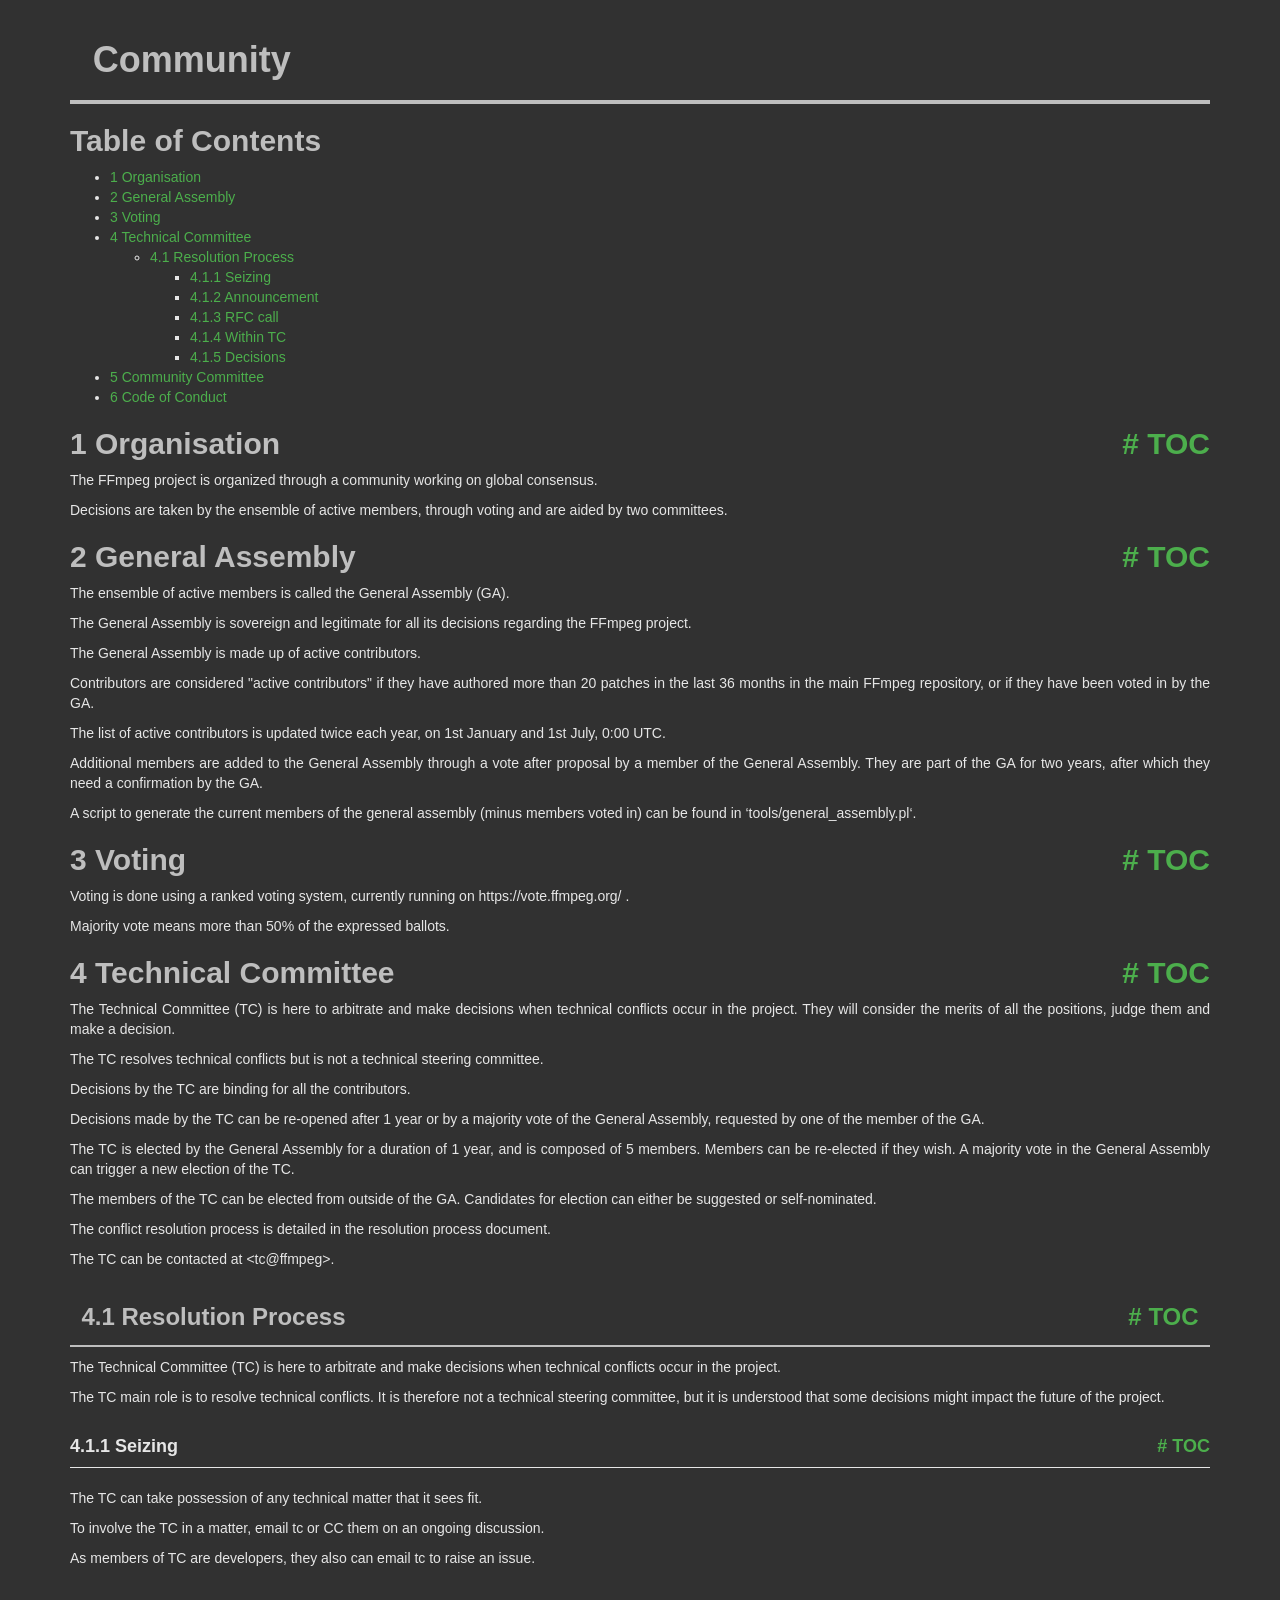
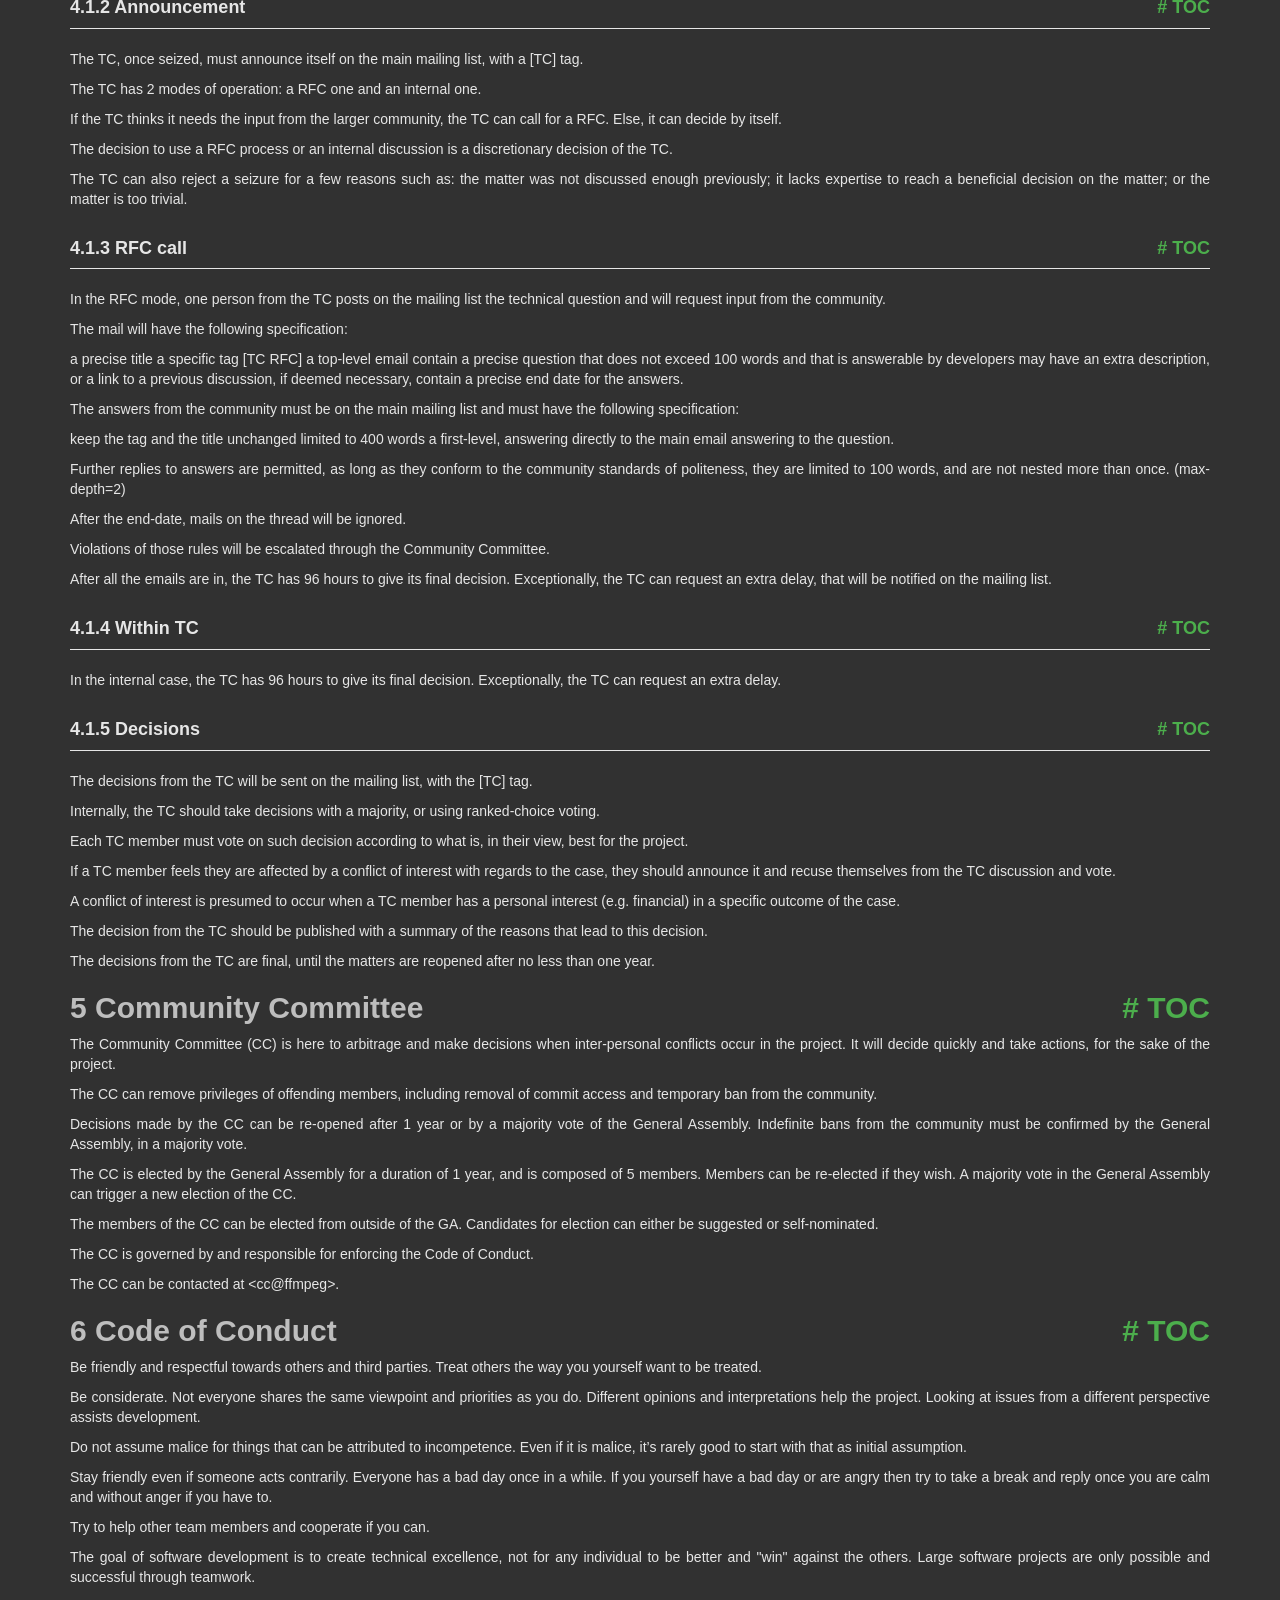
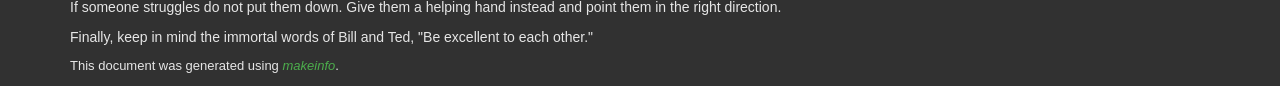
<file: dash_encode_script/ffmpeg-master-latest-win64-gpl-shared/doc/community.html>
<!DOCTYPE html PUBLIC "-//W3C//DTD HTML 4.01 Transitional//EN" "http://www.w3.org/TR/html4/loose.dtd">
<html>
<!-- Created by , GNU Texinfo 7.1 -->
  <head>
    <meta charset="utf-8">
    <title>
      Community
    </title>
    <meta name="viewport" content="width=device-width,initial-scale=1.0">
    <link rel="stylesheet" type="text/css" href="bootstrap.min.css">
    <link rel="stylesheet" type="text/css" href="style.min.css">
  </head>
  <body>
    <div class="container">
      <h1>
      Community
      </h1>


<a name="SEC_Top"></a>

<div class="element-contents" id="SEC_Contents">
<h2 class="contents-heading">Table of Contents</h2>

<div class="contents">

<ul class="toc-numbered-mark">
  <li><a id="toc-Organisation-1" href="#Organisation-1">1 Organisation</a></li>
  <li><a id="toc-General-Assembly-1" href="#General-Assembly-1">2 General Assembly</a></li>
  <li><a id="toc-Voting-1" href="#Voting-1">3 Voting</a></li>
  <li><a id="toc-Technical-Committee-1" href="#Technical-Committee-1">4 Technical Committee</a>
  <ul class="toc-numbered-mark">
    <li><a id="toc-Resolution-Process-1" href="#Resolution-Process-1">4.1 Resolution Process</a>
    <ul class="toc-numbered-mark">
      <li><a id="toc-Seizing" href="#Seizing">4.1.1 Seizing</a></li>
      <li><a id="toc-Announcement" href="#Announcement">4.1.2 Announcement</a></li>
      <li><a id="toc-RFC-call" href="#RFC-call">4.1.3 RFC call</a></li>
      <li><a id="toc-Within-TC" href="#Within-TC">4.1.4 Within TC</a></li>
      <li><a id="toc-Decisions" href="#Decisions">4.1.5 Decisions</a></li>
    </ul></li>
  </ul></li>
  <li><a id="toc-Community-Committee-1" href="#Community-Committee-1">5 Community Committee</a></li>
  <li><a id="toc-Code-of-Conduct-1" href="#Code-of-Conduct-1">6 Code of Conduct</a></li>
</ul>
</div>
</div>

<a class="anchor" id="Organisation"></a><a name="Organisation-1"></a>
<h2 class="chapter">1 Organisation<span class="pull-right"><a class="anchor hidden-xs" href="#Organisation-1" aria-hidden="true">#</a> <a class="anchor hidden-xs"href="#toc-Organisation-1" aria-hidden="true">TOC</a></span></h2>

<p>The FFmpeg project is organized through a community working on global consensus.
</p>
<p>Decisions are taken by the ensemble of active members, through voting and are aided by two committees.
</p>
<a class="anchor" id="General-Assembly"></a><a name="General-Assembly-1"></a>
<h2 class="chapter">2 General Assembly<span class="pull-right"><a class="anchor hidden-xs" href="#General-Assembly-1" aria-hidden="true">#</a> <a class="anchor hidden-xs"href="#toc-General-Assembly-1" aria-hidden="true">TOC</a></span></h2>

<p>The ensemble of active members is called the General Assembly (GA).
</p>
<p>The General Assembly is sovereign and legitimate for all its decisions regarding the FFmpeg project.
</p>
<p>The General Assembly is made up of active contributors.
</p>
<p>Contributors are considered &quot;active contributors&quot; if they have authored more than 20 patches in the last 36 months in the main FFmpeg repository, or if they have been voted in by the GA.
</p>
<p>The list of active contributors is updated twice each year, on 1st January and 1st July, 0:00 UTC.
</p>
<p>Additional members are added to the General Assembly through a vote after proposal by a member of the General Assembly. They are part of the GA for two years, after which they need a confirmation by the GA.
</p>
<p>A script to generate the current members of the general assembly (minus members voted in) can be found in &lsquo;tools/general_assembly.pl&lsquo;.
</p>
<a class="anchor" id="Voting"></a><a name="Voting-1"></a>
<h2 class="chapter">3 Voting<span class="pull-right"><a class="anchor hidden-xs" href="#Voting-1" aria-hidden="true">#</a> <a class="anchor hidden-xs"href="#toc-Voting-1" aria-hidden="true">TOC</a></span></h2>

<p>Voting is done using a ranked voting system, currently running on https://vote.ffmpeg.org/ .
</p>
<p>Majority vote means more than 50% of the expressed ballots.
</p>
<a class="anchor" id="Technical-Committee"></a><a name="Technical-Committee-1"></a>
<h2 class="chapter">4 Technical Committee<span class="pull-right"><a class="anchor hidden-xs" href="#Technical-Committee-1" aria-hidden="true">#</a> <a class="anchor hidden-xs"href="#toc-Technical-Committee-1" aria-hidden="true">TOC</a></span></h2>

<p>The Technical Committee (TC) is here to arbitrate and make decisions when technical conflicts occur in the project. They will consider the merits of all the positions, judge them and make a decision.
</p>
<p>The TC resolves technical conflicts but is not a technical steering committee.
</p>
<p>Decisions by the TC are binding for all the contributors.
</p>
<p>Decisions made by the TC can be re-opened after 1 year or by a majority vote of the General Assembly, requested by one of the member of the GA.
</p>
<p>The TC is elected by the General Assembly for a duration of 1 year, and is composed of 5 members. Members can be re-elected if they wish. A majority vote in the General Assembly can trigger a new election of the TC.
</p>
<p>The members of the TC can be elected from outside of the GA. Candidates for election can either be suggested or self-nominated.
</p>
<p>The conflict resolution process is detailed in the resolution process document.
</p>
<p>The TC can be contacted at &lt;tc@ffmpeg&gt;.
</p>
<a class="anchor" id="Resolution-Process"></a><a name="Resolution-Process-1"></a>
<h3 class="section">4.1 Resolution Process<span class="pull-right"><a class="anchor hidden-xs" href="#Resolution-Process-1" aria-hidden="true">#</a> <a class="anchor hidden-xs"href="#toc-Resolution-Process-1" aria-hidden="true">TOC</a></span></h3>

<p>The Technical Committee (TC) is here to arbitrate and make decisions when technical conflicts occur in the project.
</p>
<p>The TC main role is to resolve technical conflicts. It is therefore not a technical steering committee, but it is understood that some decisions might impact the future of the project.
</p>
<a name="Seizing"></a>
<h4 class="subsection">4.1.1 Seizing<span class="pull-right"><a class="anchor hidden-xs" href="#Seizing" aria-hidden="true">#</a> <a class="anchor hidden-xs"href="#toc-Seizing" aria-hidden="true">TOC</a></span></h4>

<p>The TC can take possession of any technical matter that it sees fit.
</p>
<p>To involve the TC in a matter, email tc&nbsp;or CC them on an ongoing discussion.
</p>
<p>As members of TC are developers, they also can email tc&nbsp;to raise an issue.
</p><a name="Announcement"></a>
<h4 class="subsection">4.1.2 Announcement<span class="pull-right"><a class="anchor hidden-xs" href="#Announcement" aria-hidden="true">#</a> <a class="anchor hidden-xs"href="#toc-Announcement" aria-hidden="true">TOC</a></span></h4>

<p>The TC, once seized, must announce itself on the main mailing list, with a [TC] tag.
</p>
<p>The TC has 2 modes of operation: a RFC one and an internal one.
</p>
<p>If the TC thinks it needs the input from the larger community, the TC can call for a RFC. Else, it can decide by itself.
</p>
<p>The decision to use a RFC process or an internal discussion is a discretionary decision of the TC.
</p>
<p>The TC can also reject a seizure for a few reasons such as: the matter was not discussed enough previously; it lacks expertise to reach a beneficial decision on the matter; or the matter is too trivial.
</p><a name="RFC-call"></a>
<h4 class="subsection">4.1.3 RFC call<span class="pull-right"><a class="anchor hidden-xs" href="#RFC-call" aria-hidden="true">#</a> <a class="anchor hidden-xs"href="#toc-RFC-call" aria-hidden="true">TOC</a></span></h4>

<p>In the RFC mode, one person from the TC posts on the mailing list the technical question and will request input from the community.
</p>
<p>The mail will have the following specification:
</p>
<p>a precise title
    a specific tag [TC RFC]
    a top-level email
    contain a precise question that does not exceed 100 words and that is answerable by developers
    may have an extra description, or a link to a previous discussion, if deemed necessary,
    contain a precise end date for the answers.
</p>
<p>The answers from the community must be on the main mailing list and must have the following specification:
</p>
<p>keep the tag and the title unchanged
    limited to 400 words
    a first-level, answering directly to the main email
    answering to the question.
</p>
<p>Further replies to answers are permitted, as long as they conform to the community standards of politeness, they are limited to 100 words, and are not nested more than once. (max-depth=2)
</p>
<p>After the end-date, mails on the thread will be ignored.
</p>
<p>Violations of those rules will be escalated through the Community Committee.
</p>
<p>After all the emails are in, the TC has 96 hours to give its final decision. Exceptionally, the TC can request an extra delay, that will be notified on the mailing list.
</p><a name="Within-TC"></a>
<h4 class="subsection">4.1.4 Within TC<span class="pull-right"><a class="anchor hidden-xs" href="#Within-TC" aria-hidden="true">#</a> <a class="anchor hidden-xs"href="#toc-Within-TC" aria-hidden="true">TOC</a></span></h4>

<p>In the internal case, the TC has 96 hours to give its final decision. Exceptionally, the TC can request an extra delay.
</p><a name="Decisions"></a>
<h4 class="subsection">4.1.5 Decisions<span class="pull-right"><a class="anchor hidden-xs" href="#Decisions" aria-hidden="true">#</a> <a class="anchor hidden-xs"href="#toc-Decisions" aria-hidden="true">TOC</a></span></h4>

<p>The decisions from the TC will be sent on the mailing list, with the [TC] tag.
</p>
<p>Internally, the TC should take decisions with a majority, or using ranked-choice voting.
</p>
<p>Each TC member must vote on such decision according to what is, in their view, best for the project.
</p>
<p>If a TC member feels they are affected by a conflict of interest with regards to the case, they should announce it and recuse themselves from the TC
discussion and vote.
</p>
<p>A conflict of interest is presumed to occur when a TC member has a personal interest (e.g. financial) in a specific outcome of the case.
</p>
<p>The decision from the TC should be published with a summary of the reasons that lead to this decision.
</p>
<p>The decisions from the TC are final, until the matters are reopened after no less than one year.
</p>
<a class="anchor" id="Community-Committee"></a><a name="Community-Committee-1"></a>
<h2 class="chapter">5 Community Committee<span class="pull-right"><a class="anchor hidden-xs" href="#Community-Committee-1" aria-hidden="true">#</a> <a class="anchor hidden-xs"href="#toc-Community-Committee-1" aria-hidden="true">TOC</a></span></h2>

<p>The Community Committee (CC) is here to arbitrage and make decisions when inter-personal conflicts occur in the project. It will decide quickly and take actions, for the sake of the project.
</p>
<p>The CC can remove privileges of offending members, including removal of commit access and temporary ban from the community.
</p>
<p>Decisions made by the CC can be re-opened after 1 year or by a majority vote of the General Assembly. Indefinite bans from the community must be confirmed by the General Assembly, in a majority vote.
</p>
<p>The CC is elected by the General Assembly for a duration of 1 year, and is composed of 5 members. Members can be re-elected if they wish. A majority vote in the General Assembly can trigger a new election of the CC.
</p>
<p>The members of the CC can be elected from outside of the GA. Candidates for election can either be suggested or self-nominated.
</p>
<p>The CC is governed by and responsible for enforcing the Code of Conduct.
</p>
<p>The CC can be contacted at &lt;cc@ffmpeg&gt;.
</p>
<a class="anchor" id="Code-of-Conduct"></a><a name="Code-of-Conduct-1"></a>
<h2 class="chapter">6 Code of Conduct<span class="pull-right"><a class="anchor hidden-xs" href="#Code-of-Conduct-1" aria-hidden="true">#</a> <a class="anchor hidden-xs"href="#toc-Code-of-Conduct-1" aria-hidden="true">TOC</a></span></h2>

<p>Be friendly and respectful towards others and third parties.
Treat others the way you yourself want to be treated.
</p>
<p>Be considerate. Not everyone shares the same viewpoint and priorities as you do.
Different opinions and interpretations help the project.
Looking at issues from a different perspective assists development.
</p>
<p>Do not assume malice for things that can be attributed to incompetence. Even if
it is malice, it&rsquo;s rarely good to start with that as initial assumption.
</p>
<p>Stay friendly even if someone acts contrarily. Everyone has a bad day
once in a while.
If you yourself have a bad day or are angry then try to take a break and reply
once you are calm and without anger if you have to.
</p>
<p>Try to help other team members and cooperate if you can.
</p>
<p>The goal of software development is to create technical excellence, not for any
individual to be better and &quot;win&quot; against the others. Large software projects
are only possible and successful through teamwork.
</p>
<p>If someone struggles do not put them down. Give them a helping hand
instead and point them in the right direction.
</p>
<p>Finally, keep in mind the immortal words of Bill and Ted,
&quot;Be excellent to each other.&quot;
</p>
      <p style="font-size: small;">
        This document was generated using <a class="uref" href="https://www.gnu.org/software/texinfo/"><em class="emph">makeinfo</em></a>.
      </p>
    </div>
  </body>
</html>
</file>
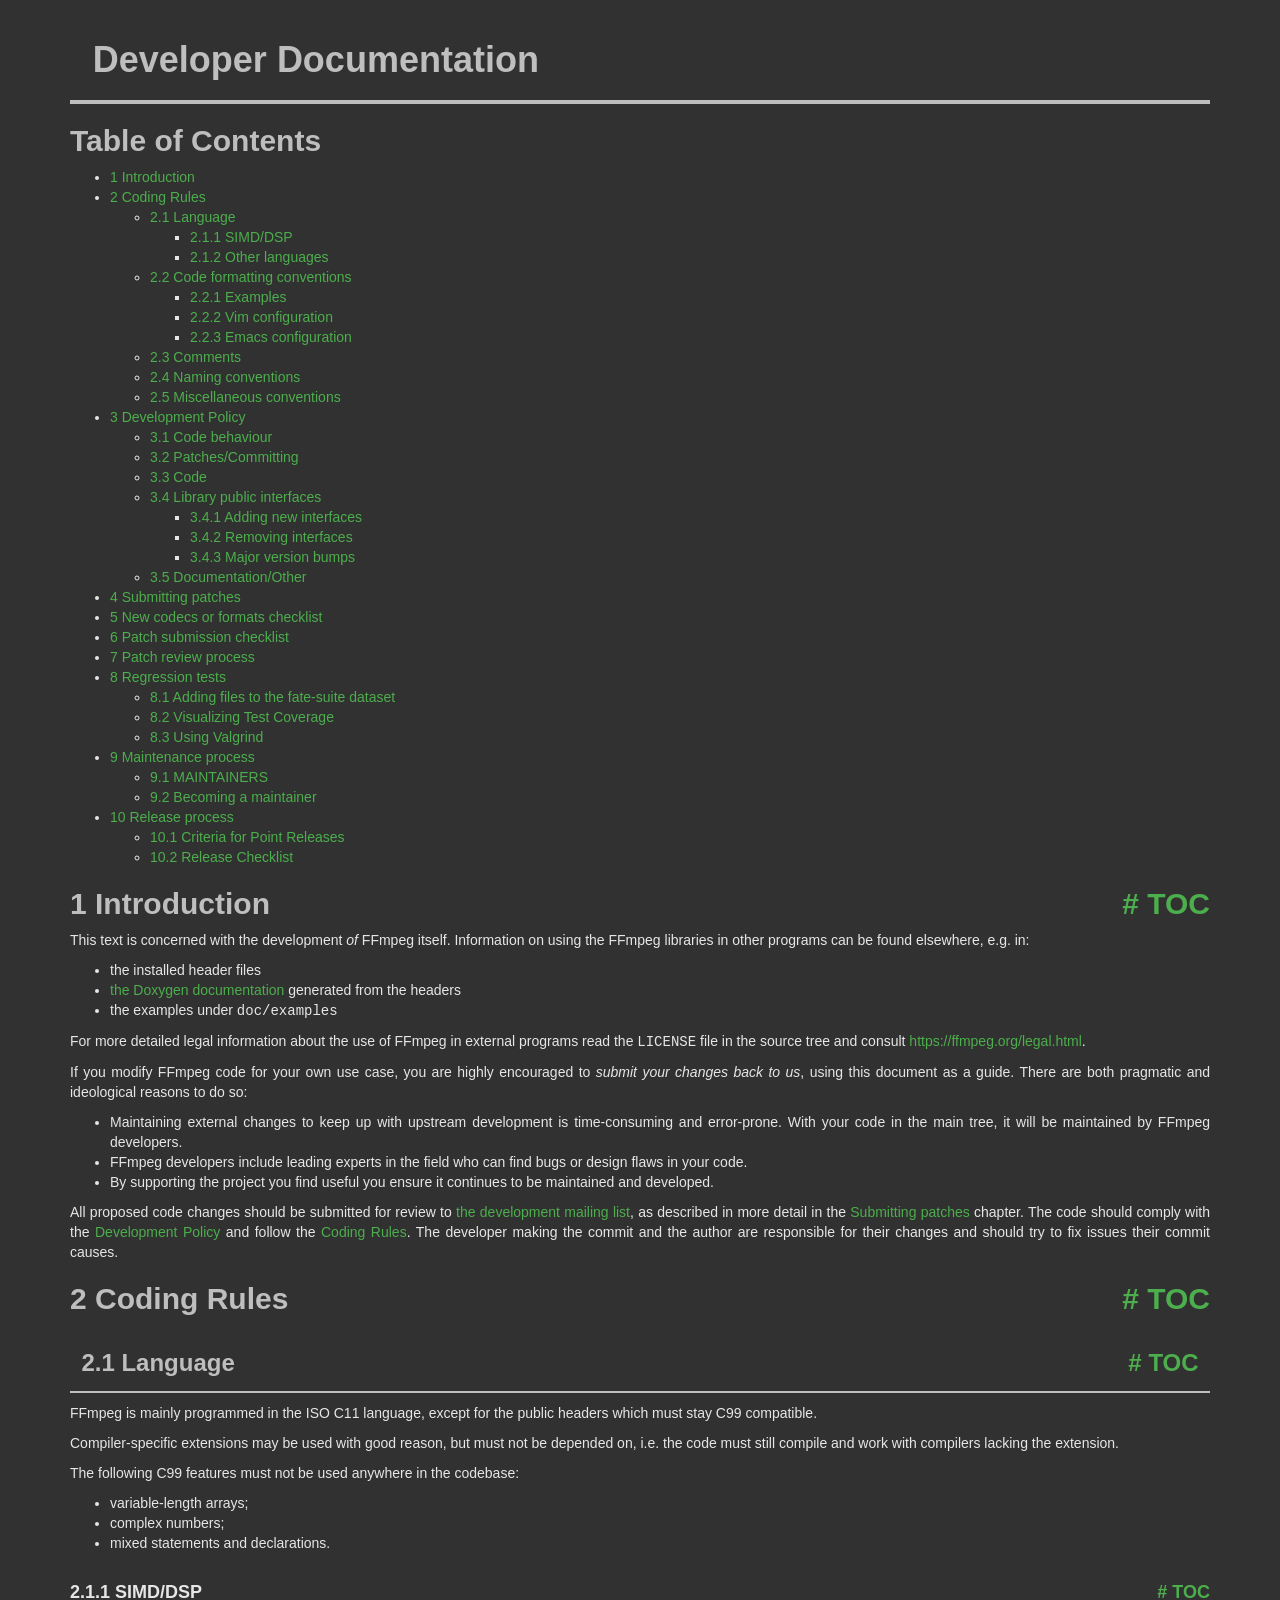
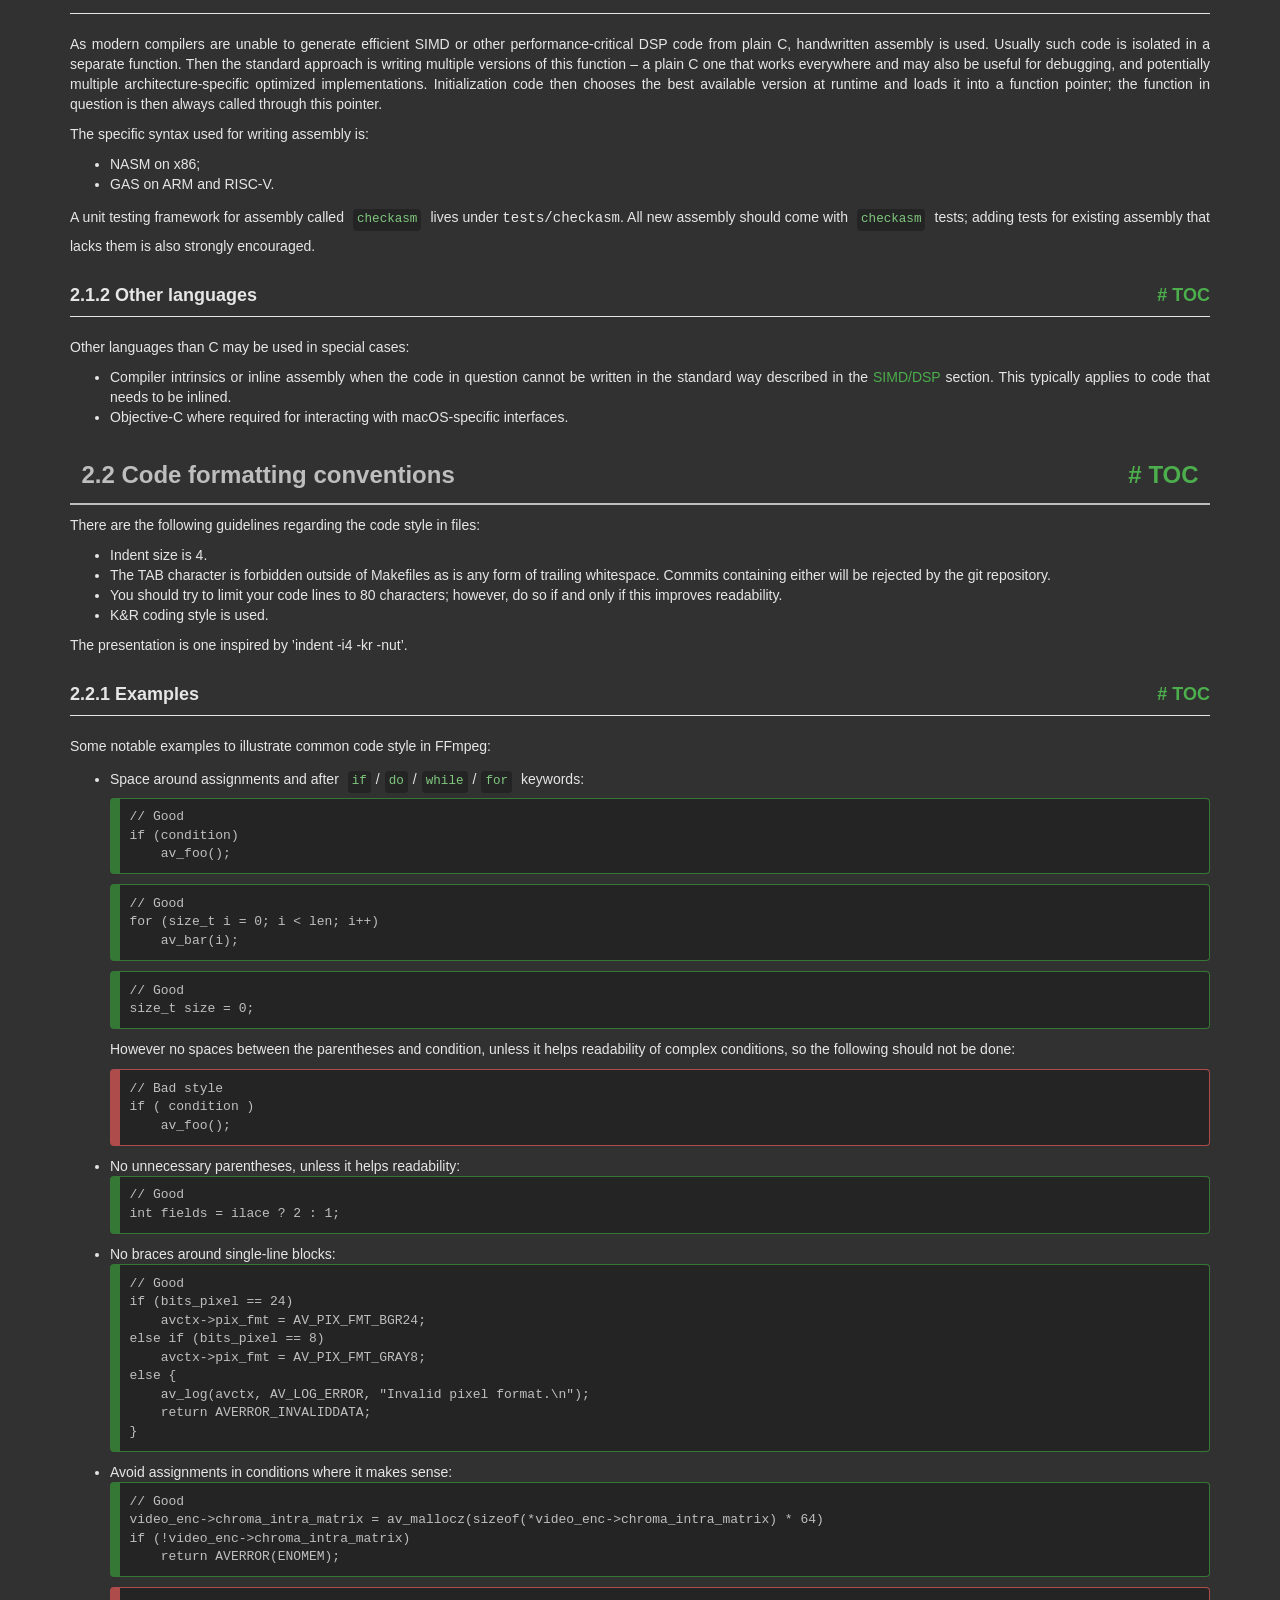
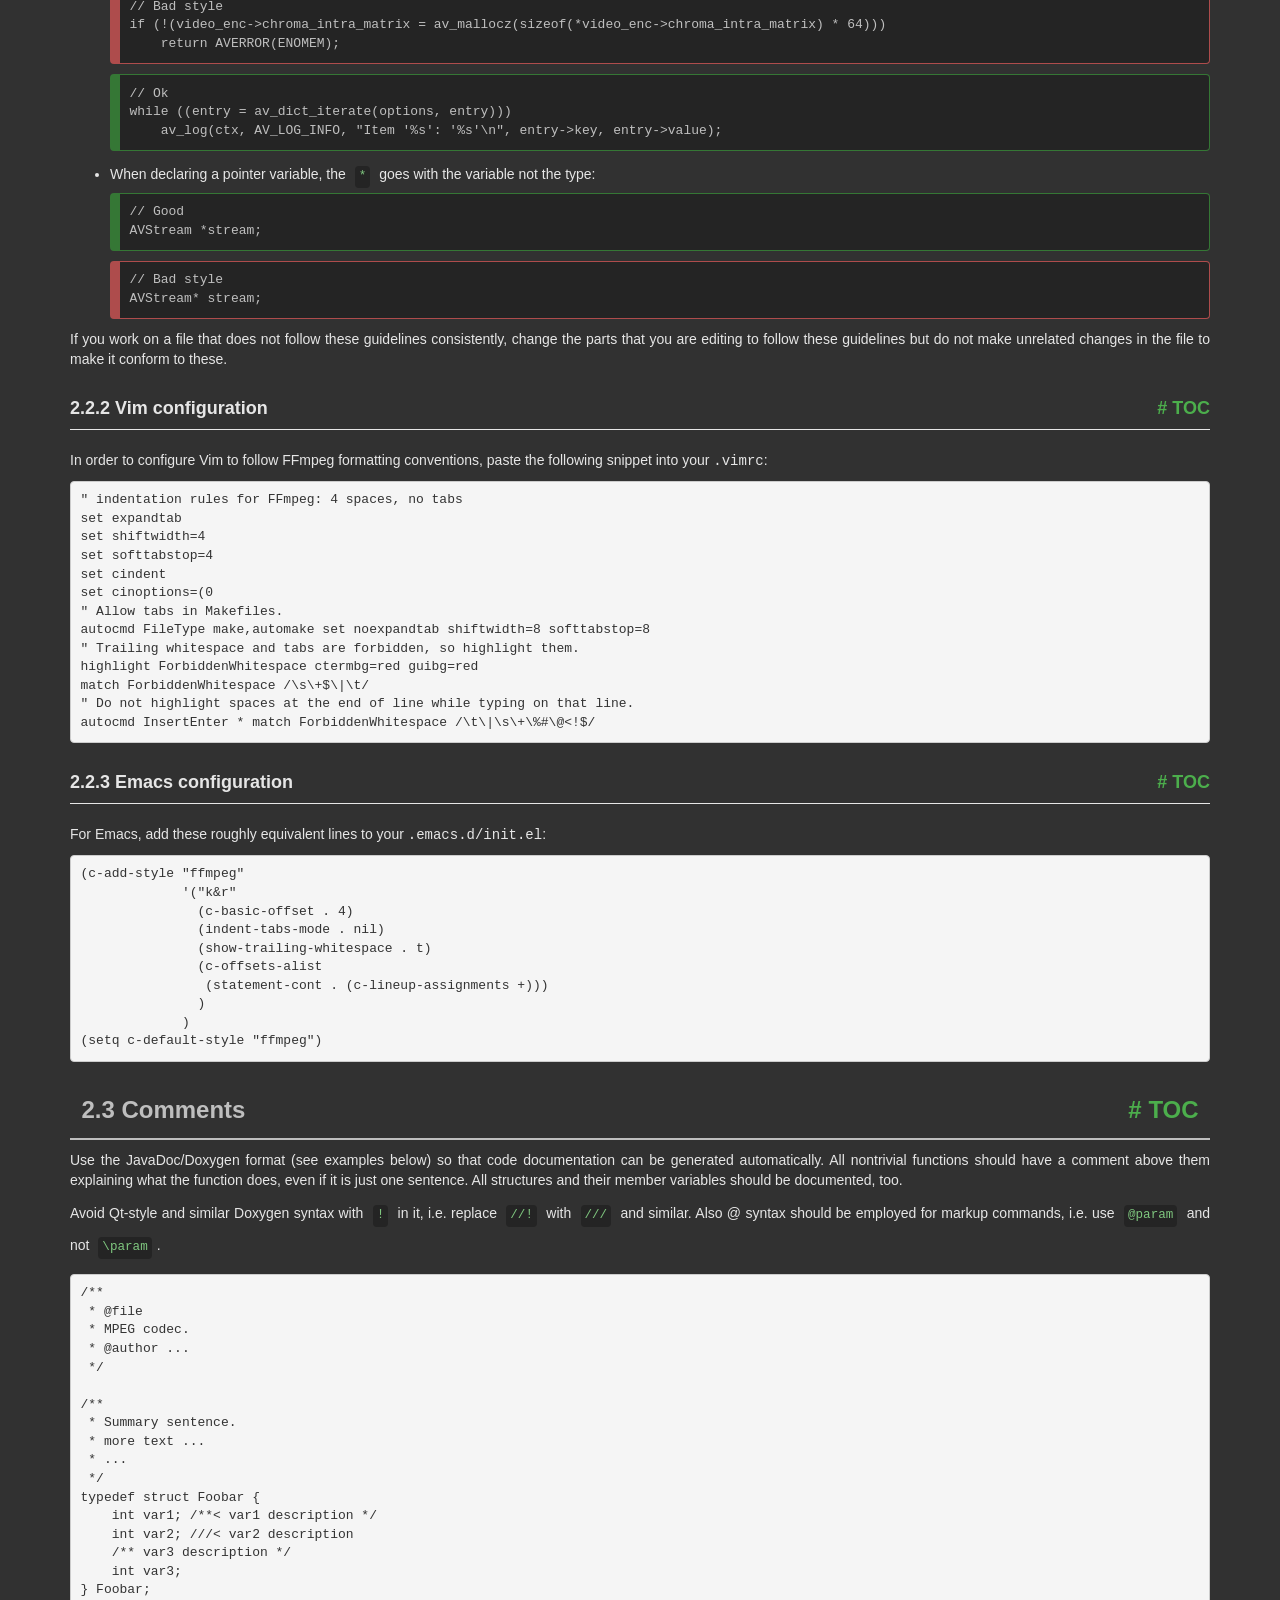
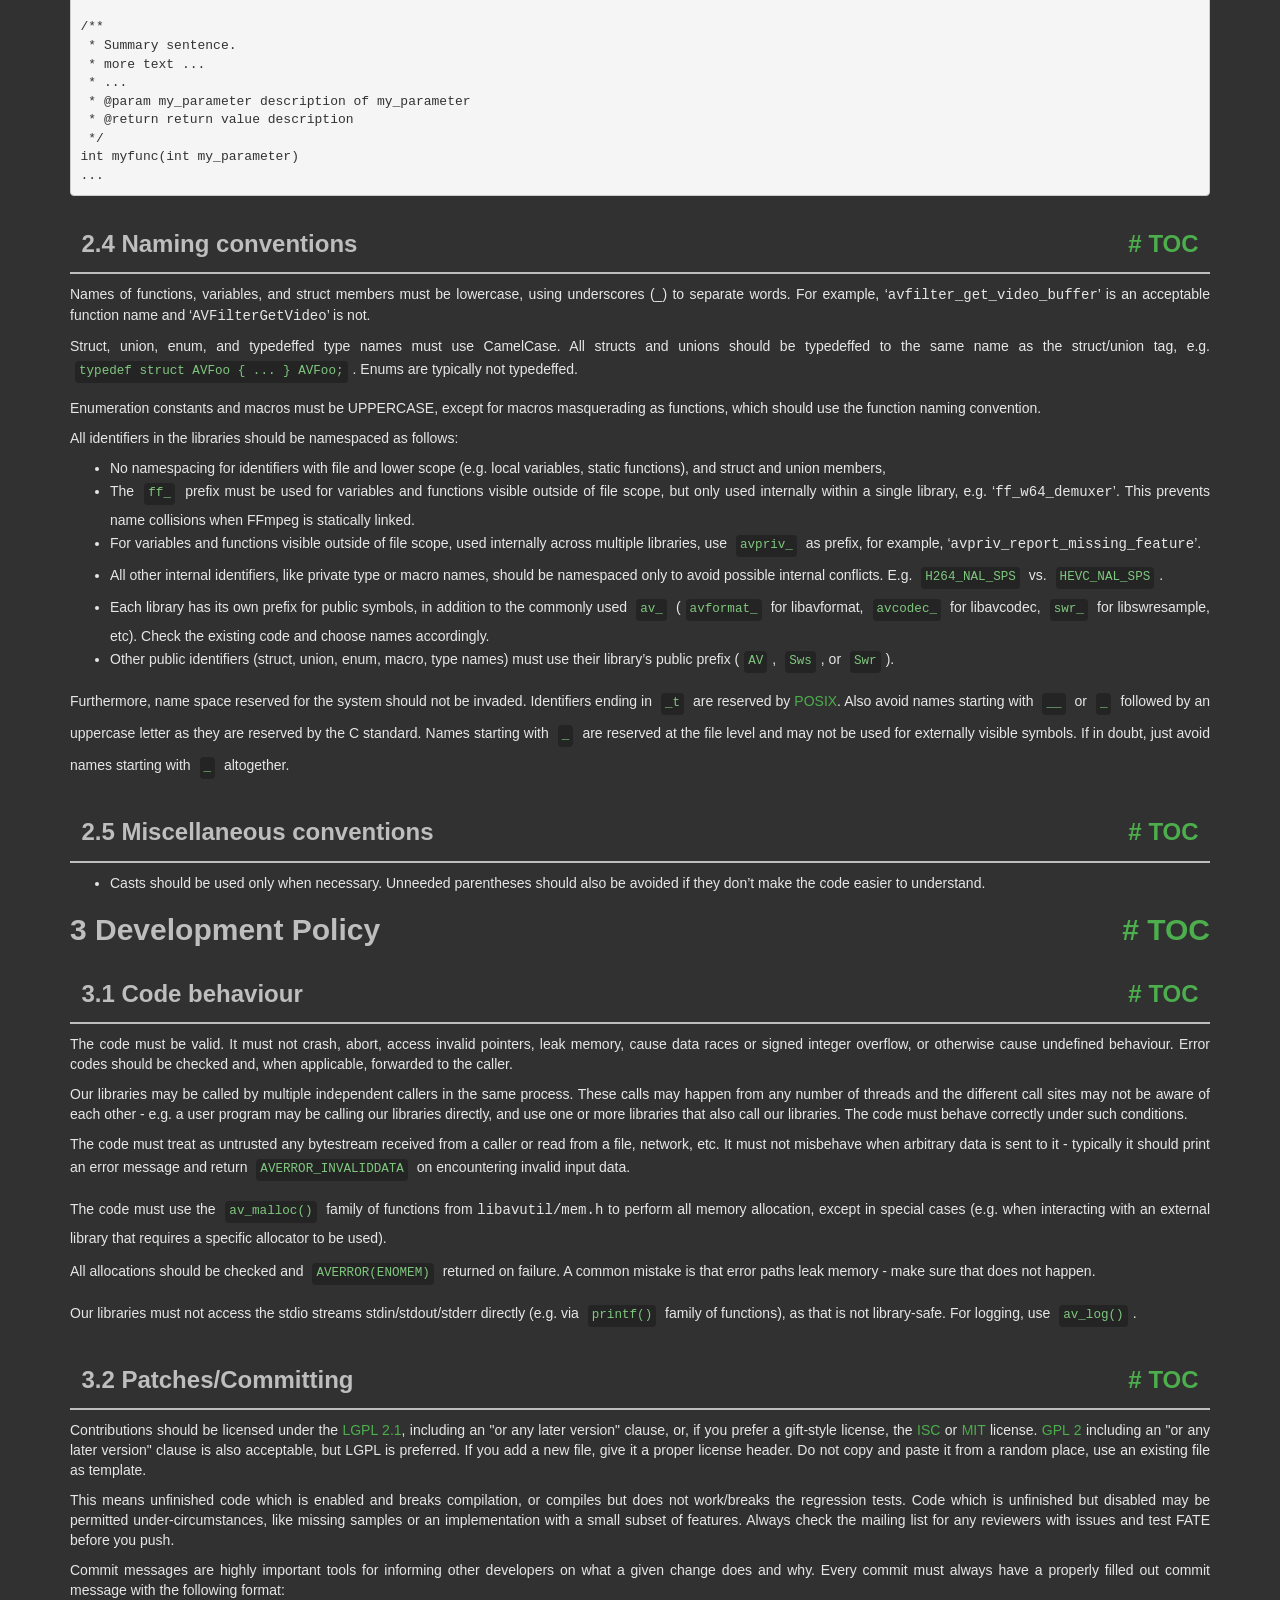
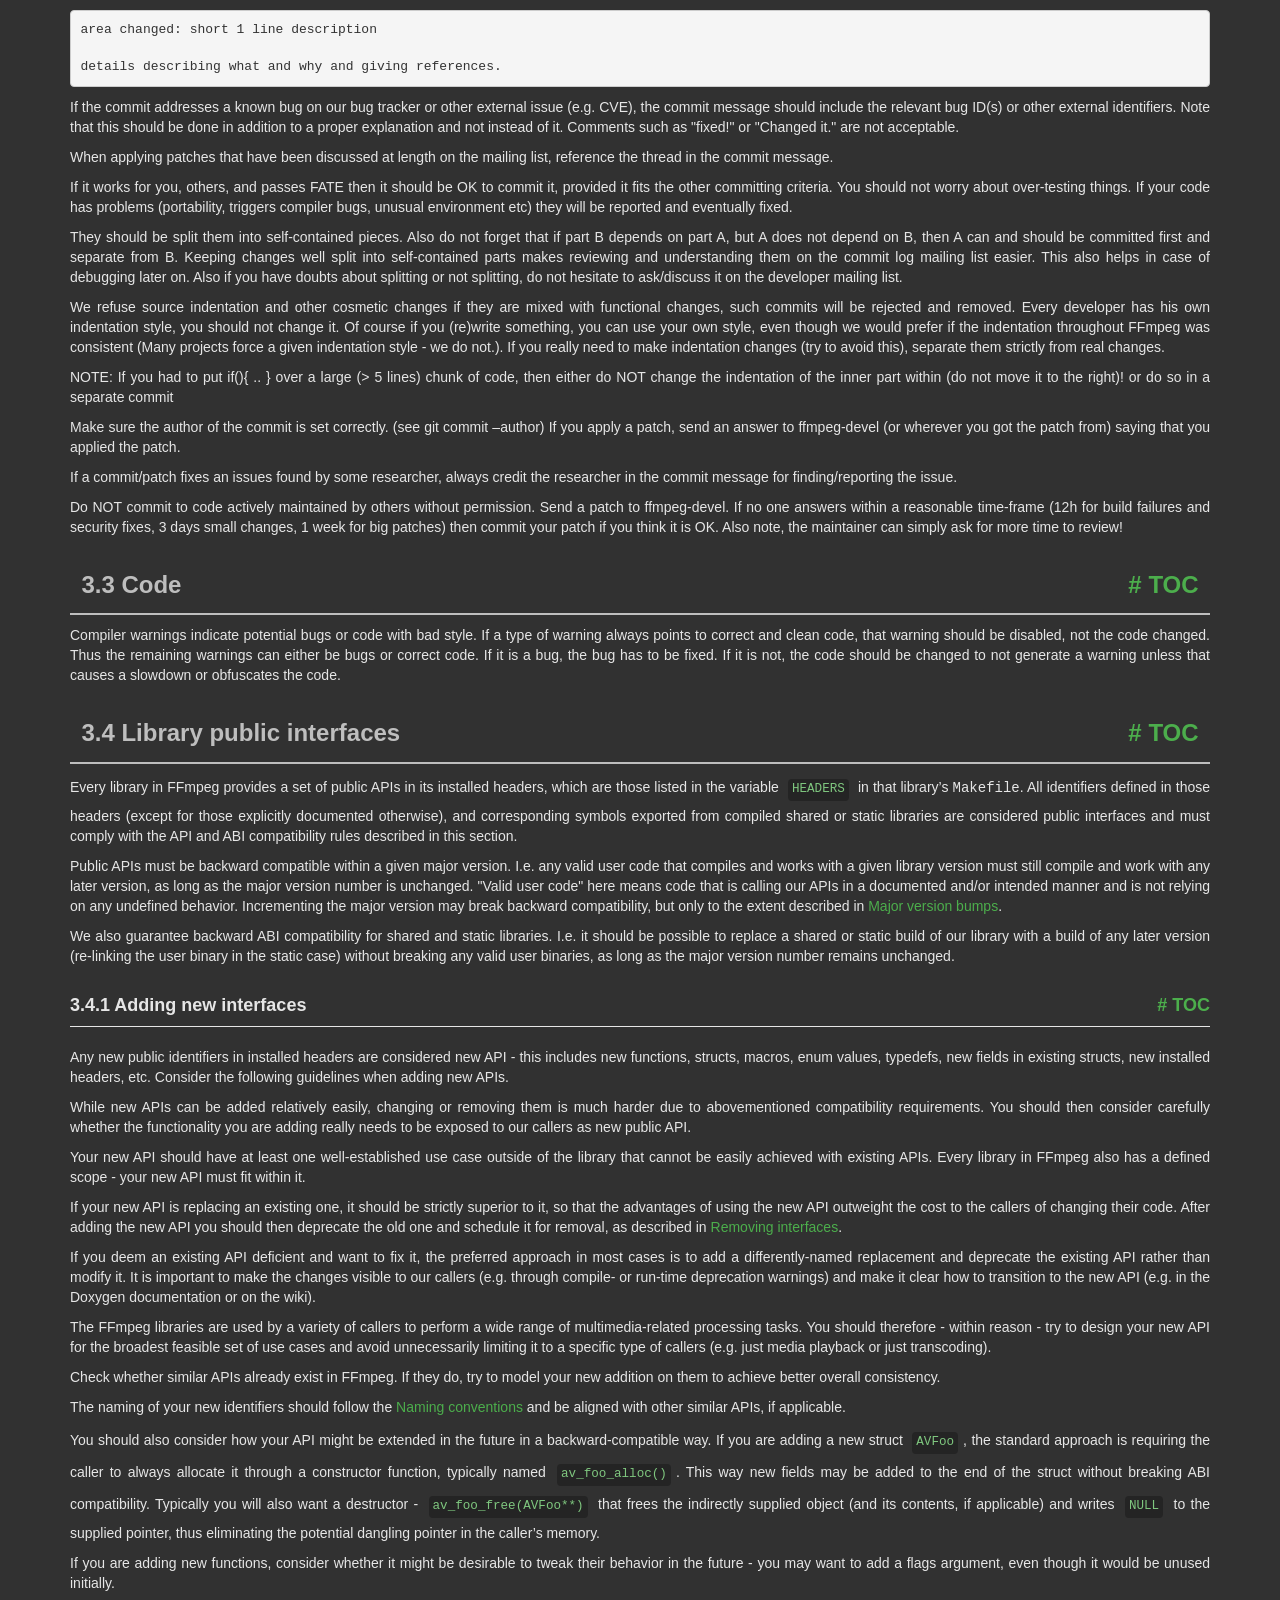
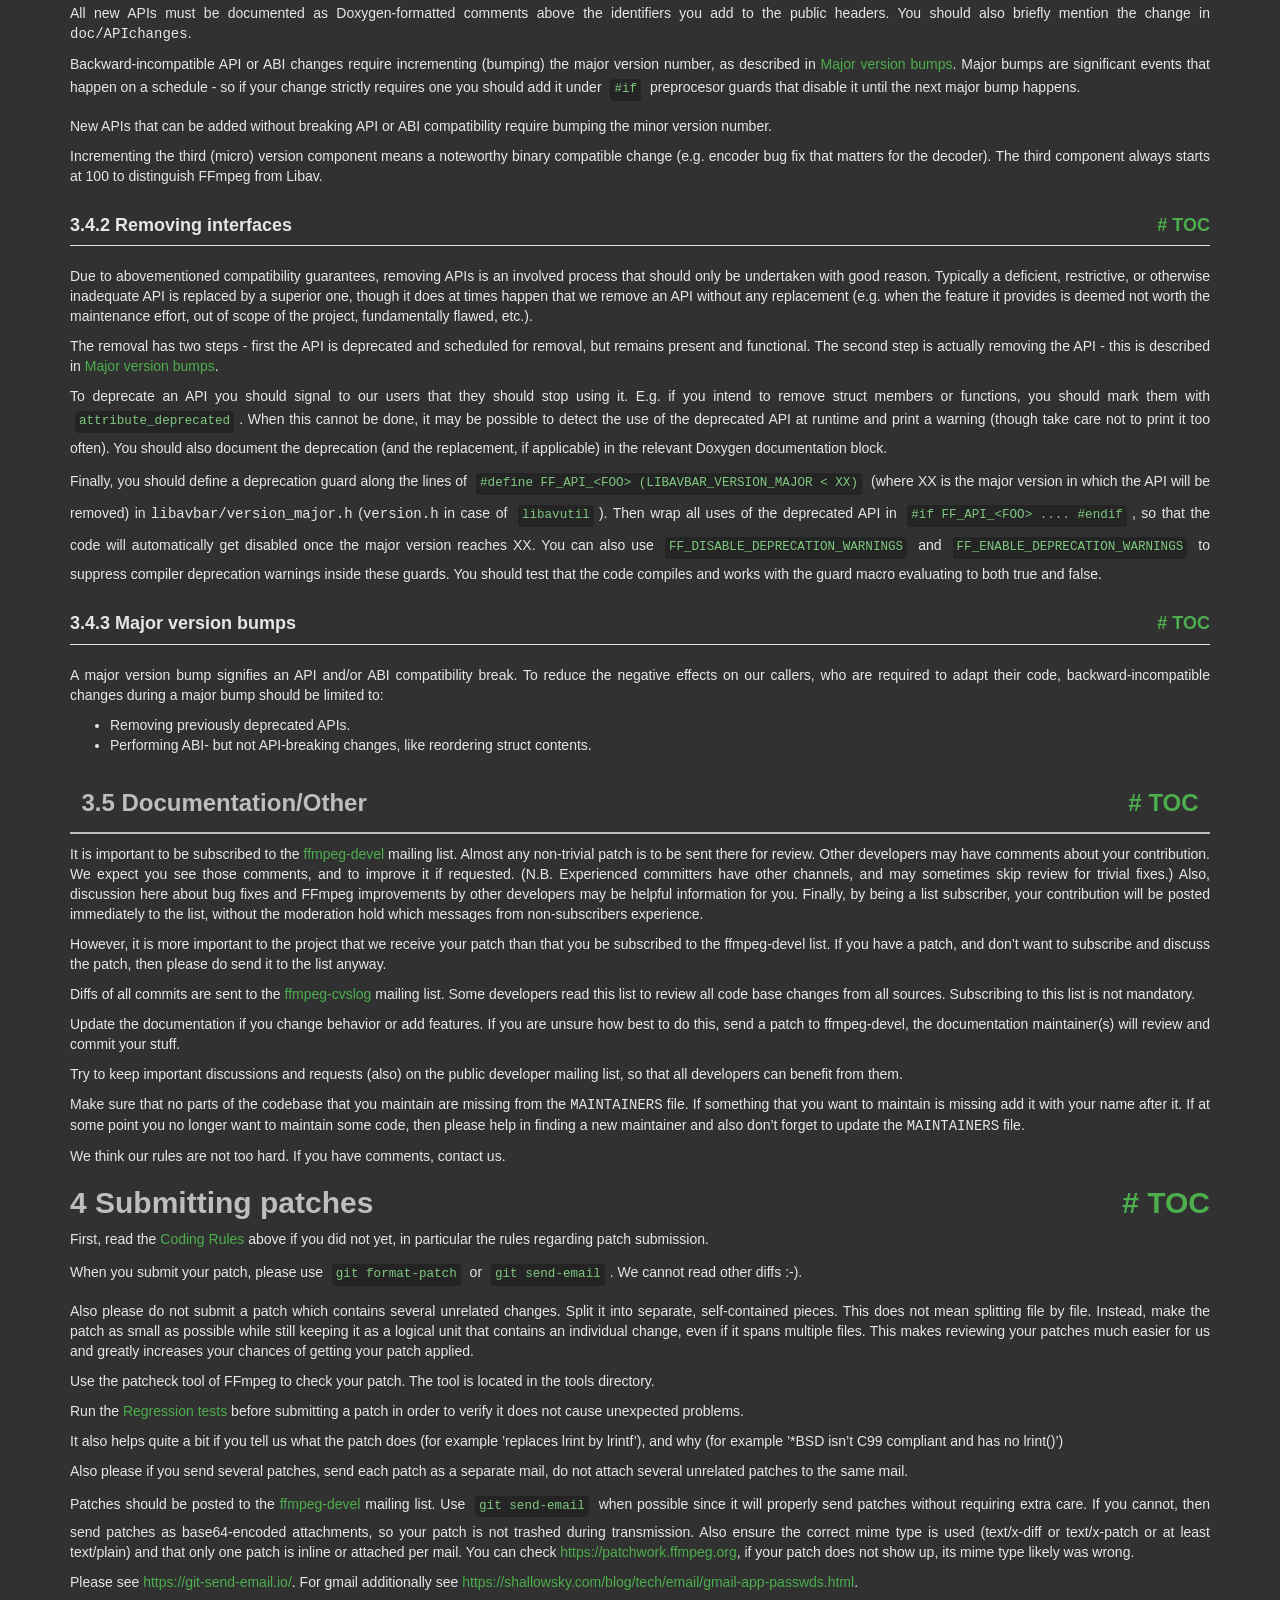
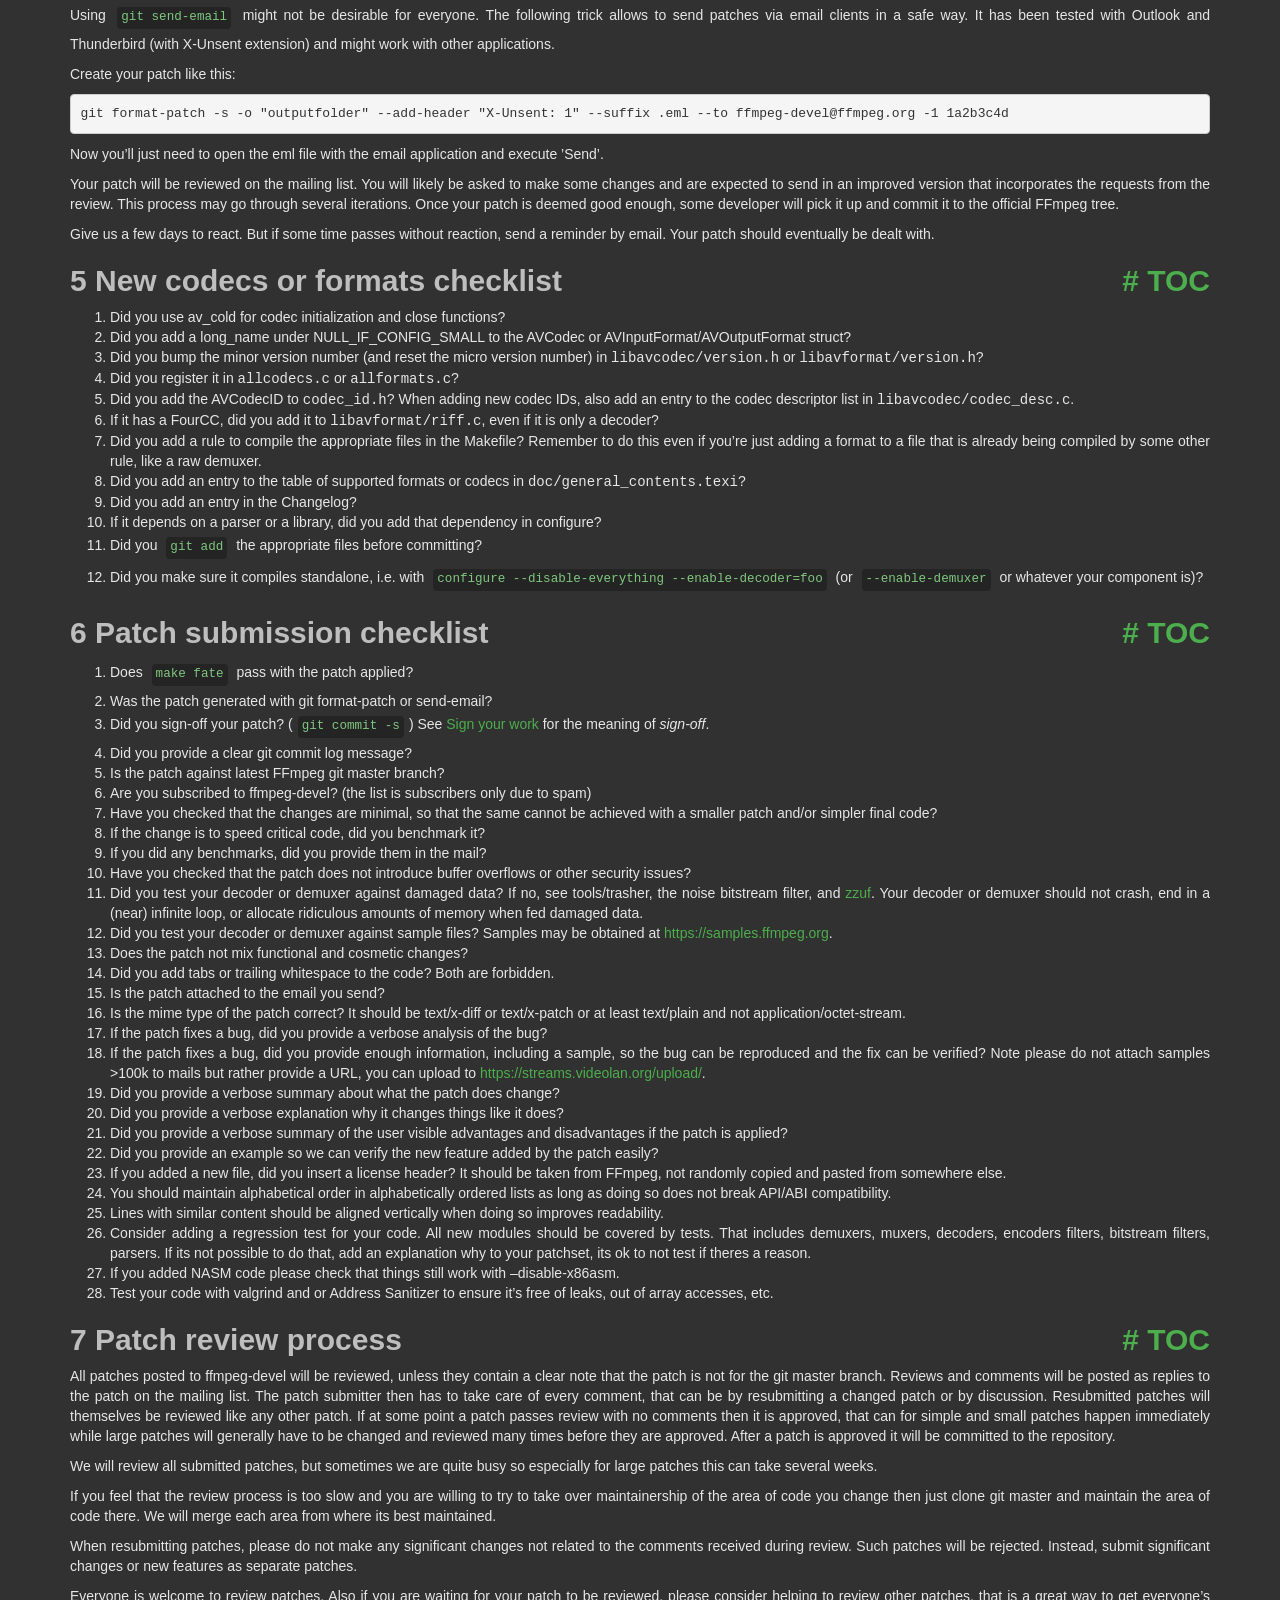
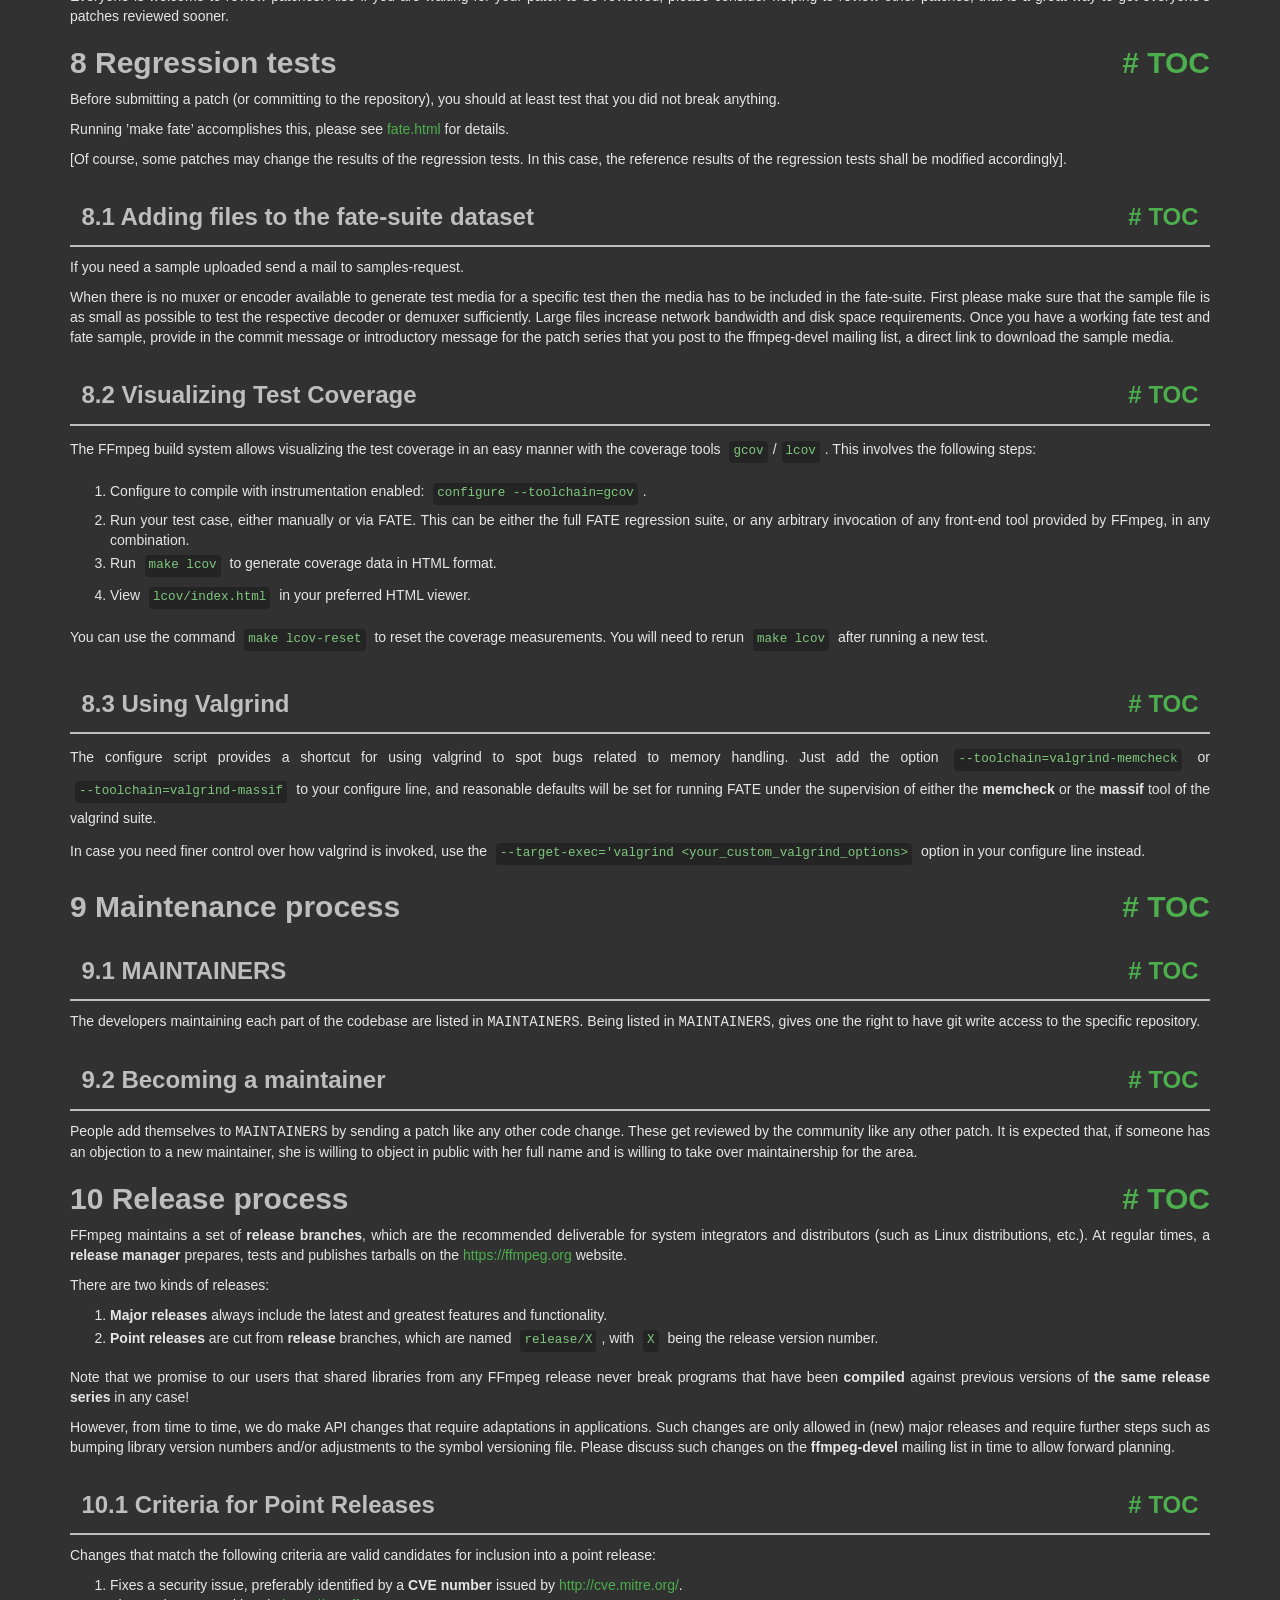
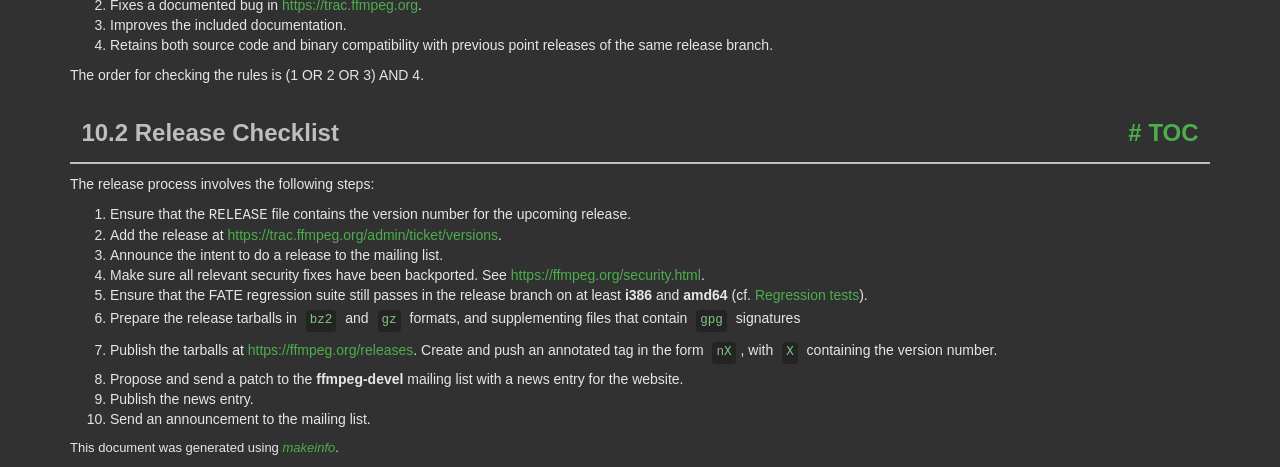
<file: dash_encode_script/ffmpeg-master-latest-win64-gpl-shared/doc/developer.html>
<!DOCTYPE html PUBLIC "-//W3C//DTD HTML 4.01 Transitional//EN" "http://www.w3.org/TR/html4/loose.dtd">
<html>
<!-- Created by , GNU Texinfo 7.1 -->
  <head>
    <meta charset="utf-8">
    <title>
      Developer Documentation
    </title>
    <meta name="viewport" content="width=device-width,initial-scale=1.0">
    <link rel="stylesheet" type="text/css" href="bootstrap.min.css">
    <link rel="stylesheet" type="text/css" href="style.min.css">
  </head>
  <body>
    <div class="container">
      <h1>
      Developer Documentation
      </h1>


<a name="SEC_Top"></a>

<div class="element-contents" id="SEC_Contents">
<h2 class="contents-heading">Table of Contents</h2>

<div class="contents">

<ul class="toc-numbered-mark">
  <li><a id="toc-Introduction" href="#Introduction">1 Introduction</a></li>
  <li><a id="toc-Coding-Rules-1" href="#Coding-Rules-1">2 Coding Rules</a>
  <ul class="toc-numbered-mark">
    <li><a id="toc-Language" href="#Language">2.1 Language</a>
    <ul class="toc-numbered-mark">
      <li><a id="toc-SIMD_002fDSP-1" href="#SIMD_002fDSP-1">2.1.1 SIMD/DSP</a></li>
      <li><a id="toc-Other-languages" href="#Other-languages">2.1.2 Other languages</a></li>
    </ul></li>
    <li><a id="toc-Code-formatting-conventions" href="#Code-formatting-conventions">2.2 Code formatting conventions</a>
    <ul class="toc-numbered-mark">
      <li><a id="toc-Examples" href="#Examples">2.2.1 Examples</a></li>
      <li><a id="toc-Vim-configuration" href="#Vim-configuration">2.2.2 Vim configuration</a></li>
      <li><a id="toc-Emacs-configuration" href="#Emacs-configuration">2.2.3 Emacs configuration</a></li>
    </ul></li>
    <li><a id="toc-Comments" href="#Comments">2.3 Comments</a></li>
    <li><a id="toc-Naming-conventions-1" href="#Naming-conventions-1">2.4 Naming conventions</a></li>
    <li><a id="toc-Miscellaneous-conventions" href="#Miscellaneous-conventions">2.5 Miscellaneous conventions</a></li>
  </ul></li>
  <li><a id="toc-Development-Policy-1" href="#Development-Policy-1">3 Development Policy</a>
  <ul class="toc-numbered-mark">
    <li><a id="toc-Code-behaviour" href="#Code-behaviour">3.1 Code behaviour</a></li>
    <li><a id="toc-Patches_002fCommitting" href="#Patches_002fCommitting">3.2 Patches/Committing</a></li>
    <li><a id="toc-Code" href="#Code">3.3 Code</a></li>
    <li><a id="toc-Library-public-interfaces" href="#Library-public-interfaces">3.4 Library public interfaces</a>
    <ul class="toc-numbered-mark">
      <li><a id="toc-Adding-new-interfaces" href="#Adding-new-interfaces">3.4.1 Adding new interfaces</a></li>
      <li><a id="toc-Removing-interfaces-1" href="#Removing-interfaces-1">3.4.2 Removing interfaces</a></li>
      <li><a id="toc-Major-version-bumps-1" href="#Major-version-bumps-1">3.4.3 Major version bumps</a></li>
    </ul></li>
    <li><a id="toc-Documentation_002fOther" href="#Documentation_002fOther">3.5 Documentation/Other</a></li>
  </ul></li>
  <li><a id="toc-Submitting-patches-1" href="#Submitting-patches-1">4 Submitting patches</a></li>
  <li><a id="toc-New-codecs-or-formats-checklist" href="#New-codecs-or-formats-checklist">5 New codecs or formats checklist</a></li>
  <li><a id="toc-Patch-submission-checklist" href="#Patch-submission-checklist">6 Patch submission checklist</a></li>
  <li><a id="toc-Patch-review-process" href="#Patch-review-process">7 Patch review process</a></li>
  <li><a id="toc-Regression-tests-1" href="#Regression-tests-1">8 Regression tests</a>
  <ul class="toc-numbered-mark">
    <li><a id="toc-Adding-files-to-the-fate_002dsuite-dataset" href="#Adding-files-to-the-fate_002dsuite-dataset">8.1 Adding files to the fate-suite dataset</a></li>
    <li><a id="toc-Visualizing-Test-Coverage" href="#Visualizing-Test-Coverage">8.2 Visualizing Test Coverage</a></li>
    <li><a id="toc-Using-Valgrind" href="#Using-Valgrind">8.3 Using Valgrind</a></li>
  </ul></li>
  <li><a id="toc-Maintenance-process" href="#Maintenance-process">9 Maintenance process</a>
  <ul class="toc-numbered-mark">
    <li><a id="toc-MAINTAINERS-1" href="#MAINTAINERS-1">9.1 MAINTAINERS</a></li>
    <li><a id="toc-Becoming-a-maintainer-1" href="#Becoming-a-maintainer-1">9.2 Becoming a maintainer</a></li>
  </ul></li>
  <li><a id="toc-Release-process-1" href="#Release-process-1">10 Release process</a>
  <ul class="toc-numbered-mark">
    <li><a id="toc-Criteria-for-Point-Releases-1" href="#Criteria-for-Point-Releases-1">10.1 Criteria for Point Releases</a></li>
    <li><a id="toc-Release-Checklist" href="#Release-Checklist">10.2 Release Checklist</a></li>
  </ul></li>
</ul>
</div>
</div>

<a name="Introduction"></a>
<h2 class="chapter">1 Introduction<span class="pull-right"><a class="anchor hidden-xs" href="#Introduction" aria-hidden="true">#</a> <a class="anchor hidden-xs"href="#toc-Introduction" aria-hidden="true">TOC</a></span></h2>

<p>This text is concerned with the development <em class="emph">of</em> FFmpeg itself. Information
on using the FFmpeg libraries in other programs can be found elsewhere, e.g. in:
</p><ul class="itemize mark-bullet">
<li>the installed header files
</li><li><a class="url" href="http://ffmpeg.org/doxygen/trunk/index.html">the Doxygen documentation</a>
generated from the headers
</li><li>the examples under <samp class="file">doc/examples</samp>
</li></ul>

<p>For more detailed legal information about the use of FFmpeg in
external programs read the <samp class="file">LICENSE</samp> file in the source tree and
consult <a class="url" href="https://ffmpeg.org/legal.html">https://ffmpeg.org/legal.html</a>.
</p>
<p>If you modify FFmpeg code for your own use case, you are highly encouraged to
<em class="emph">submit your changes back to us</em>, using this document as a guide. There are
both pragmatic and ideological reasons to do so:
</p><ul class="itemize mark-bullet">
<li>Maintaining external changes to keep up with upstream development is
time-consuming and error-prone. With your code in the main tree, it will be
maintained by FFmpeg developers.
</li><li>FFmpeg developers include leading experts in the field who can find bugs or
design flaws in your code.
</li><li>By supporting the project you find useful you ensure it continues to be
maintained and developed.
</li></ul>

<p>All proposed code changes should be submitted for review to
<a class="url" href="mailto:ffmpeg-devel@ffmpeg.org">the development mailing list</a>, as
described in more detail in the <a class="ref" href="#Submitting-patches">Submitting patches</a> chapter. The code
should comply with the <a class="ref" href="#Development-Policy">Development Policy</a> and follow the <a class="ref" href="#Coding-Rules">Coding Rules</a>.
The developer making the commit and the author are responsible for their changes
and should try to fix issues their commit causes.
</p>
<a class="anchor" id="Coding-Rules"></a><a name="Coding-Rules-1"></a>
<h2 class="chapter">2 Coding Rules<span class="pull-right"><a class="anchor hidden-xs" href="#Coding-Rules-1" aria-hidden="true">#</a> <a class="anchor hidden-xs"href="#toc-Coding-Rules-1" aria-hidden="true">TOC</a></span></h2>

<a name="Language"></a>
<h3 class="section">2.1 Language<span class="pull-right"><a class="anchor hidden-xs" href="#Language" aria-hidden="true">#</a> <a class="anchor hidden-xs"href="#toc-Language" aria-hidden="true">TOC</a></span></h3>

<p>FFmpeg is mainly programmed in the ISO C11 language, except for the public
headers which must stay C99 compatible.
</p>
<p>Compiler-specific extensions may be used with good reason, but must not be
depended on, i.e. the code must still compile and work with compilers lacking
the extension.
</p>
<p>The following C99 features must not be used anywhere in the codebase:
</p><ul class="itemize mark-bullet">
<li>variable-length arrays;

</li><li>complex numbers;

</li><li>mixed statements and declarations.
</li></ul>

<a name="SIMD_002fDSP-1"></a>
<h4 class="subsection">2.1.1 SIMD/DSP<span class="pull-right"><a class="anchor hidden-xs" href="#SIMD_002fDSP-1" aria-hidden="true">#</a> <a class="anchor hidden-xs"href="#toc-SIMD_002fDSP-1" aria-hidden="true">TOC</a></span></h4>
<a class="anchor" id="SIMD_002fDSP"></a>
<p>As modern compilers are unable to generate efficient SIMD or other
performance-critical DSP code from plain C, handwritten assembly is used.
Usually such code is isolated in a separate function. Then the standard approach
is writing multiple versions of this function – a plain C one that works
everywhere and may also be useful for debugging, and potentially multiple
architecture-specific optimized implementations. Initialization code then
chooses the best available version at runtime and loads it into a function
pointer; the function in question is then always called through this pointer.
</p>
<p>The specific syntax used for writing assembly is:
</p><ul class="itemize mark-bullet">
<li>NASM on x86;

</li><li>GAS on ARM and RISC-V.
</li></ul>

<p>A unit testing framework for assembly called <code class="code">checkasm</code> lives under
<samp class="file">tests/checkasm</samp>. All new assembly should come with <code class="code">checkasm</code> tests;
adding tests for existing assembly that lacks them is also strongly encouraged.
</p>
<a name="Other-languages"></a>
<h4 class="subsection">2.1.2 Other languages<span class="pull-right"><a class="anchor hidden-xs" href="#Other-languages" aria-hidden="true">#</a> <a class="anchor hidden-xs"href="#toc-Other-languages" aria-hidden="true">TOC</a></span></h4>

<p>Other languages than C may be used in special cases:
</p><ul class="itemize mark-bullet">
<li>Compiler intrinsics or inline assembly when the code in question cannot be
written in the standard way described in the <a class="ref" href="#SIMD_002fDSP">SIMD/DSP</a> section. This
typically applies to code that needs to be inlined.

</li><li>Objective-C where required for interacting with macOS-specific interfaces.
</li></ul>

<a name="Code-formatting-conventions"></a>
<h3 class="section">2.2 Code formatting conventions<span class="pull-right"><a class="anchor hidden-xs" href="#Code-formatting-conventions" aria-hidden="true">#</a> <a class="anchor hidden-xs"href="#toc-Code-formatting-conventions" aria-hidden="true">TOC</a></span></h3>

<p>There are the following guidelines regarding the code style in files:
</p>
<ul class="itemize mark-bullet">
<li>Indent size is 4.

</li><li>The TAB character is forbidden outside of Makefiles as is any
form of trailing whitespace. Commits containing either will be
rejected by the git repository.

</li><li>You should try to limit your code lines to 80 characters; however, do so if
and only if this improves readability.

</li><li>K&amp;R coding style is used.
</li></ul>
<p>The presentation is one inspired by &rsquo;indent -i4 -kr -nut&rsquo;.
</p>
<a name="Examples"></a>
<h4 class="subsection">2.2.1 Examples<span class="pull-right"><a class="anchor hidden-xs" href="#Examples" aria-hidden="true">#</a> <a class="anchor hidden-xs"href="#toc-Examples" aria-hidden="true">TOC</a></span></h4>
<p>Some notable examples to illustrate common code style in FFmpeg:
</p>
<ul class="itemize mark-bullet">
<li>Space around assignments and after
<code class="code">if</code>/<code class="code">do</code>/<code class="code">while</code>/<code class="code">for</code> keywords:

<div class="example user-c user-good">
<pre class="example-preformatted">// Good
if (condition)
    av_foo();
</pre></div>

<div class="example user-c user-good">
<pre class="example-preformatted">// Good
for (size_t i = 0; i &lt; len; i++)
    av_bar(i);
</pre></div>

<div class="example user-c user-good">
<pre class="example-preformatted">// Good
size_t size = 0;
</pre></div>

<p>However no spaces between the parentheses and condition, unless it helps
readability of complex conditions, so the following should not be done:
</p>
<div class="example user-c user-bad">
<pre class="example-preformatted">// Bad style
if ( condition )
    av_foo();
</pre></div>

</li><li>No unnecessary parentheses, unless it helps readability:

<div class="example user-c user-good">
<pre class="example-preformatted">// Good
int fields = ilace ? 2 : 1;
</pre></div>

</li><li>No braces around single-line blocks:

<div class="example user-c user-good">
<pre class="example-preformatted">// Good
if (bits_pixel == 24)
    avctx-&gt;pix_fmt = AV_PIX_FMT_BGR24;
else if (bits_pixel == 8)
    avctx-&gt;pix_fmt = AV_PIX_FMT_GRAY8;
else {
    av_log(avctx, AV_LOG_ERROR, &quot;Invalid pixel format.\n&quot;);
    return AVERROR_INVALIDDATA;
}
</pre></div>

</li><li>Avoid assignments in conditions where it makes sense:

<div class="example user-c user-good">
<pre class="example-preformatted">// Good
video_enc-&gt;chroma_intra_matrix = av_mallocz(sizeof(*video_enc-&gt;chroma_intra_matrix) * 64)
if (!video_enc-&gt;chroma_intra_matrix)
    return AVERROR(ENOMEM);
</pre></div>

<div class="example user-c user-bad">
<pre class="example-preformatted">// Bad style
if (!(video_enc-&gt;chroma_intra_matrix = av_mallocz(sizeof(*video_enc-&gt;chroma_intra_matrix) * 64)))
    return AVERROR(ENOMEM);
</pre></div>

<div class="example user-c user-good">
<pre class="example-preformatted">// Ok
while ((entry = av_dict_iterate(options, entry)))
    av_log(ctx, AV_LOG_INFO, &quot;Item '%s': '%s'\n&quot;, entry-&gt;key, entry-&gt;value);
</pre></div>

</li><li>When declaring a pointer variable, the <code class="code">*</code> goes with the variable not the type:

<div class="example user-c user-good">
<pre class="example-preformatted">// Good
AVStream *stream;
</pre></div>

<div class="example user-c user-bad">
<pre class="example-preformatted">// Bad style
AVStream* stream;
</pre></div>

</li></ul>

<p>If you work on a file that does not follow these guidelines consistently,
change the parts that you are editing to follow these guidelines but do
not make unrelated changes in the file to make it conform to these.
</p>
<a name="Vim-configuration"></a>
<h4 class="subsection">2.2.2 Vim configuration<span class="pull-right"><a class="anchor hidden-xs" href="#Vim-configuration" aria-hidden="true">#</a> <a class="anchor hidden-xs"href="#toc-Vim-configuration" aria-hidden="true">TOC</a></span></h4>
<p>In order to configure Vim to follow FFmpeg formatting conventions, paste
the following snippet into your <samp class="file">.vimrc</samp>:
</p><div class="example">
<pre class="example-preformatted">&quot; indentation rules for FFmpeg: 4 spaces, no tabs
set expandtab
set shiftwidth=4
set softtabstop=4
set cindent
set cinoptions=(0
&quot; Allow tabs in Makefiles.
autocmd FileType make,automake set noexpandtab shiftwidth=8 softtabstop=8
&quot; Trailing whitespace and tabs are forbidden, so highlight them.
highlight ForbiddenWhitespace ctermbg=red guibg=red
match ForbiddenWhitespace /\s\+$\|\t/
&quot; Do not highlight spaces at the end of line while typing on that line.
autocmd InsertEnter * match ForbiddenWhitespace /\t\|\s\+\%#\@&lt;!$/
</pre></div>

<a name="Emacs-configuration"></a>
<h4 class="subsection">2.2.3 Emacs configuration<span class="pull-right"><a class="anchor hidden-xs" href="#Emacs-configuration" aria-hidden="true">#</a> <a class="anchor hidden-xs"href="#toc-Emacs-configuration" aria-hidden="true">TOC</a></span></h4>
<p>For Emacs, add these roughly equivalent lines to your <samp class="file">.emacs.d/init.el</samp>:
</p><div class="example lisp">
<pre class="lisp-preformatted">(c-add-style &quot;ffmpeg&quot;
             '(&quot;k&amp;r&quot;
               (c-basic-offset . 4)
               (indent-tabs-mode . nil)
               (show-trailing-whitespace . t)
               (c-offsets-alist
                (statement-cont . (c-lineup-assignments +)))
               )
             )
(setq c-default-style &quot;ffmpeg&quot;)
</pre></div>

<a name="Comments"></a>
<h3 class="section">2.3 Comments<span class="pull-right"><a class="anchor hidden-xs" href="#Comments" aria-hidden="true">#</a> <a class="anchor hidden-xs"href="#toc-Comments" aria-hidden="true">TOC</a></span></h3>
<p>Use the JavaDoc/Doxygen  format (see examples below) so that code documentation
can be generated automatically. All nontrivial functions should have a comment
above them explaining what the function does, even if it is just one sentence.
All structures and their member variables should be documented, too.
</p>
<p>Avoid Qt-style and similar Doxygen syntax with <code class="code">!</code> in it, i.e. replace
<code class="code">//!</code> with <code class="code">///</code> and similar.  Also @ syntax should be employed
for markup commands, i.e. use <code class="code">@param</code> and not <code class="code">\param</code>.
</p>
<div class="example">
<pre class="example-preformatted">/**
 * @file
 * MPEG codec.
 * @author ...
 */

/**
 * Summary sentence.
 * more text ...
 * ...
 */
typedef struct Foobar {
    int var1; /**&lt; var1 description */
    int var2; ///&lt; var2 description
    /** var3 description */
    int var3;
} Foobar;

/**
 * Summary sentence.
 * more text ...
 * ...
 * @param my_parameter description of my_parameter
 * @return return value description
 */
int myfunc(int my_parameter)
...
</pre></div>

<a class="anchor" id="Naming-conventions"></a><a name="Naming-conventions-1"></a>
<h3 class="section">2.4 Naming conventions<span class="pull-right"><a class="anchor hidden-xs" href="#Naming-conventions-1" aria-hidden="true">#</a> <a class="anchor hidden-xs"href="#toc-Naming-conventions-1" aria-hidden="true">TOC</a></span></h3>

<p>Names of functions, variables, and struct members must be lowercase, using
underscores (_) to separate words. For example, &lsquo;<samp class="samp">avfilter_get_video_buffer</samp>&rsquo;
is an acceptable function name and &lsquo;<samp class="samp">AVFilterGetVideo</samp>&rsquo; is not.
</p>
<p>Struct, union, enum, and typedeffed type names must use CamelCase. All structs
and unions should be typedeffed to the same name as the struct/union tag, e.g.
<code class="code">typedef struct AVFoo { ... } AVFoo;</code>. Enums are typically not
typedeffed.
</p>
<p>Enumeration constants and macros must be UPPERCASE, except for macros
masquerading as functions, which should use the function naming convention.
</p>
<p>All identifiers in the libraries should be namespaced as follows:
</p><ul class="itemize mark-bullet">
<li>No namespacing for identifiers with file and lower scope (e.g. local variables,
static functions), and struct and union members,

</li><li>The <code class="code">ff_</code> prefix must be used for variables and functions visible outside
of file scope, but only used internally within a single library, e.g.
&lsquo;<samp class="samp">ff_w64_demuxer</samp>&rsquo;. This prevents name collisions when FFmpeg is statically
linked.

</li><li>For variables and functions visible outside of file scope, used internally
across multiple libraries, use <code class="code">avpriv_</code> as prefix, for example,
&lsquo;<samp class="samp">avpriv_report_missing_feature</samp>&rsquo;.

</li><li>All other internal identifiers, like private type or macro names, should be
namespaced only to avoid possible internal conflicts. E.g. <code class="code">H264_NAL_SPS</code>
vs. <code class="code">HEVC_NAL_SPS</code>.

</li><li>Each library has its own prefix for public symbols, in addition to the
commonly used <code class="code">av_</code> (<code class="code">avformat_</code> for libavformat,
<code class="code">avcodec_</code> for libavcodec, <code class="code">swr_</code> for libswresample, etc).
Check the existing code and choose names accordingly.

</li><li>Other public identifiers (struct, union, enum, macro, type names) must use their
library&rsquo;s public prefix (<code class="code">AV</code>, <code class="code">Sws</code>, or <code class="code">Swr</code>).
</li></ul>

<p>Furthermore, name space reserved for the system should not be invaded.
Identifiers ending in <code class="code">_t</code> are reserved by
<a class="url" href="http://pubs.opengroup.org/onlinepubs/007904975/functions/xsh_chap02_02.html#tag_02_02_02">POSIX</a>.
Also avoid names starting with <code class="code">__</code> or <code class="code">_</code> followed by an uppercase
letter as they are reserved by the C standard. Names starting with <code class="code">_</code>
are reserved at the file level and may not be used for externally visible
symbols. If in doubt, just avoid names starting with <code class="code">_</code> altogether.
</p>
<a name="Miscellaneous-conventions"></a>
<h3 class="section">2.5 Miscellaneous conventions<span class="pull-right"><a class="anchor hidden-xs" href="#Miscellaneous-conventions" aria-hidden="true">#</a> <a class="anchor hidden-xs"href="#toc-Miscellaneous-conventions" aria-hidden="true">TOC</a></span></h3>

<ul class="itemize mark-bullet">
<li>Casts should be used only when necessary. Unneeded parentheses
should also be avoided if they don&rsquo;t make the code easier to understand.
</li></ul>

<a class="anchor" id="Development-Policy"></a><a name="Development-Policy-1"></a>
<h2 class="chapter">3 Development Policy<span class="pull-right"><a class="anchor hidden-xs" href="#Development-Policy-1" aria-hidden="true">#</a> <a class="anchor hidden-xs"href="#toc-Development-Policy-1" aria-hidden="true">TOC</a></span></h2>

<a name="Code-behaviour"></a>
<h3 class="section">3.1 Code behaviour<span class="pull-right"><a class="anchor hidden-xs" href="#Code-behaviour" aria-hidden="true">#</a> <a class="anchor hidden-xs"href="#toc-Code-behaviour" aria-hidden="true">TOC</a></span></h3>

<a name="Correctness"></a>
<p>The code must be valid. It must not crash, abort, access invalid pointers, leak
memory, cause data races or signed integer overflow, or otherwise cause
undefined behaviour. Error codes should be checked and, when applicable,
forwarded to the caller.
</p>
<a name="Thread_002d-and-library_002dsafety"></a>
<p>Our libraries may be called by multiple independent callers in the same process.
These calls may happen from any number of threads and the different call sites
may not be aware of each other - e.g. a user program may be calling our
libraries directly, and use one or more libraries that also call our libraries.
The code must behave correctly under such conditions.
</p>
<a name="Robustness"></a>
<p>The code must treat as untrusted any bytestream received from a caller or read
from a file, network, etc. It must not misbehave when arbitrary data is sent to
it - typically it should print an error message and return
<code class="code">AVERROR_INVALIDDATA</code> on encountering invalid input data.
</p>
<a name="Memory-allocation"></a>
<p>The code must use the <code class="code">av_malloc()</code> family of functions from
<samp class="file">libavutil/mem.h</samp> to perform all memory allocation, except in special cases
(e.g. when interacting with an external library that requires a specific
allocator to be used).
</p>
<p>All allocations should be checked and <code class="code">AVERROR(ENOMEM)</code> returned on
failure. A common mistake is that error paths leak memory - make sure that does
not happen.
</p>
<a name="stdio"></a>
<p>Our libraries must not access the stdio streams stdin/stdout/stderr directly
(e.g. via <code class="code">printf()</code> family of functions), as that is not library-safe. For
logging, use <code class="code">av_log()</code>.
</p>
<a name="Patches_002fCommitting"></a>
<h3 class="section">3.2 Patches/Committing<span class="pull-right"><a class="anchor hidden-xs" href="#Patches_002fCommitting" aria-hidden="true">#</a> <a class="anchor hidden-xs"href="#toc-Patches_002fCommitting" aria-hidden="true">TOC</a></span></h3>
<a name="Licenses-for-patches-must-be-compatible-with-FFmpeg_002e"></a>
<p>Contributions should be licensed under the
<a class="uref" href="http://www.gnu.org/licenses/lgpl-2.1.html">LGPL 2.1</a>,
including an &quot;or any later version&quot; clause, or, if you prefer
a gift-style license, the
<a class="uref" href="http://opensource.org/licenses/isc-license.txt">ISC</a> or
<a class="uref" href="http://mit-license.org/">MIT</a> license.
<a class="uref" href="http://www.gnu.org/licenses/gpl-2.0.html">GPL 2</a> including
an &quot;or any later version&quot; clause is also acceptable, but LGPL is
preferred.
If you add a new file, give it a proper license header. Do not copy and
paste it from a random place, use an existing file as template.
</p>
<a name="You-must-not-commit-code-which-breaks-FFmpeg_0021"></a>
<p>This means unfinished code which is enabled and breaks compilation,
or compiles but does not work/breaks the regression tests. Code which
is unfinished but disabled may be permitted under-circumstances, like
missing samples or an implementation with a small subset of features.
Always check the mailing list for any reviewers with issues and test
FATE before you push.
</p>
<a name="Commit-messages"></a>
<p>Commit messages are highly important tools for informing other developers on
what a given change does and why. Every commit must always have a properly
filled out commit message with the following format:
</p><div class="example">
<pre class="example-preformatted">area changed: short 1 line description

details describing what and why and giving references.
</pre></div>

<p>If the commit addresses a known bug on our bug tracker or other external issue
(e.g. CVE), the commit message should include the relevant bug ID(s) or other
external identifiers. Note that this should be done in addition to a proper
explanation and not instead of it. Comments such as &quot;fixed!&quot; or &quot;Changed it.&quot;
are not acceptable.
</p>
<p>When applying patches that have been discussed at length on the mailing list,
reference the thread in the commit message.
</p>
<a name="Testing-must-be-adequate-but-not-excessive_002e"></a>
<p>If it works for you, others, and passes FATE then it should be OK to commit
it, provided it fits the other committing criteria. You should not worry about
over-testing things. If your code has problems (portability, triggers
compiler bugs, unusual environment etc) they will be reported and eventually
fixed.
</p>
<a name="Do-not-commit-unrelated-changes-together_002e"></a>
<p>They should be split them into self-contained pieces. Also do not forget
that if part B depends on part A, but A does not depend on B, then A can
and should be committed first and separate from B. Keeping changes well
split into self-contained parts makes reviewing and understanding them on
the commit log mailing list easier. This also helps in case of debugging
later on.
Also if you have doubts about splitting or not splitting, do not hesitate to
ask/discuss it on the developer mailing list.
</p>
<a name="Cosmetic-changes-should-be-kept-in-separate-patches_002e"></a>
<p>We refuse source indentation and other cosmetic changes if they are mixed
with functional changes, such commits will be rejected and removed. Every
developer has his own indentation style, you should not change it. Of course
if you (re)write something, you can use your own style, even though we would
prefer if the indentation throughout FFmpeg was consistent (Many projects
force a given indentation style - we do not.). If you really need to make
indentation changes (try to avoid this), separate them strictly from real
changes.
</p>
<p>NOTE: If you had to put if(){ .. } over a large (&gt; 5 lines) chunk of code,
then either do NOT change the indentation of the inner part within (do not
move it to the right)! or do so in a separate commit
</p>
<a name="Credit-the-author-of-the-patch_002e"></a>
<p>Make sure the author of the commit is set correctly. (see git commit &ndash;author)
If you apply a patch, send an
answer to ffmpeg-devel (or wherever you got the patch from) saying that
you applied the patch.
</p>
<a name="Credit-any-researchers"></a>
<p>If a commit/patch fixes an issues found by some researcher, always credit the
researcher in the commit message for finding/reporting the issue.
</p>
<a name="Always-wait-long-enough-before-pushing-changes"></a>
<p>Do NOT commit to code actively maintained by others without permission.
Send a patch to ffmpeg-devel. If no one answers within a reasonable
time-frame (12h for build failures and security fixes, 3 days small changes,
1 week for big patches) then commit your patch if you think it is OK.
Also note, the maintainer can simply ask for more time to review!
</p>
<a name="Code"></a>
<h3 class="section">3.3 Code<span class="pull-right"><a class="anchor hidden-xs" href="#Code" aria-hidden="true">#</a> <a class="anchor hidden-xs"href="#toc-Code" aria-hidden="true">TOC</a></span></h3>
<a name="Warnings-for-correct-code-may-be-disabled-if-there-is-no-other-option_002e"></a>
<p>Compiler warnings indicate potential bugs or code with bad style. If a type of
warning always points to correct and clean code, that warning should
be disabled, not the code changed.
Thus the remaining warnings can either be bugs or correct code.
If it is a bug, the bug has to be fixed. If it is not, the code should
be changed to not generate a warning unless that causes a slowdown
or obfuscates the code.
</p>
<a name="Library-public-interfaces"></a>
<h3 class="section">3.4 Library public interfaces<span class="pull-right"><a class="anchor hidden-xs" href="#Library-public-interfaces" aria-hidden="true">#</a> <a class="anchor hidden-xs"href="#toc-Library-public-interfaces" aria-hidden="true">TOC</a></span></h3>
<p>Every library in FFmpeg provides a set of public APIs in its installed headers,
which are those listed in the variable <code class="code">HEADERS</code> in that library&rsquo;s
<samp class="file">Makefile</samp>. All identifiers defined in those headers (except for those
explicitly documented otherwise), and corresponding symbols exported from
compiled shared or static libraries are considered public interfaces and must
comply with the API and ABI compatibility rules described in this section.
</p>
<p>Public APIs must be backward compatible within a given major version. I.e. any
valid user code that compiles and works with a given library version must still
compile and work with any later version, as long as the major version number is
unchanged. &quot;Valid user code&quot; here means code that is calling our APIs in a
documented and/or intended manner and is not relying on any undefined behavior.
Incrementing the major version may break backward compatibility, but only to the
extent described in <a class="ref" href="#Major-version-bumps">Major version bumps</a>.
</p>
<p>We also guarantee backward ABI compatibility for shared and static libraries.
I.e. it should be possible to replace a shared or static build of our library
with a build of any later version (re-linking the user binary in the static
case) without breaking any valid user binaries, as long as the major version
number remains unchanged.
</p>
<a name="Adding-new-interfaces"></a>
<h4 class="subsection">3.4.1 Adding new interfaces<span class="pull-right"><a class="anchor hidden-xs" href="#Adding-new-interfaces" aria-hidden="true">#</a> <a class="anchor hidden-xs"href="#toc-Adding-new-interfaces" aria-hidden="true">TOC</a></span></h4>
<p>Any new public identifiers in installed headers are considered new API - this
includes new functions, structs, macros, enum values, typedefs, new fields in
existing structs, new installed headers, etc. Consider the following
guidelines when adding new APIs.
</p>
<a name="Motivation"></a>
<p>While new APIs can be added relatively easily, changing or removing them is much
harder due to abovementioned compatibility requirements. You should then
consider carefully whether the functionality you are adding really needs to be
exposed to our callers as new public API.
</p>
<p>Your new API should have at least one well-established use case outside of the
library that cannot be easily achieved with existing APIs. Every library in
FFmpeg also has a defined scope - your new API must fit within it.
</p>
<a name="Replacing-existing-APIs"></a>
<p>If your new API is replacing an existing one, it should be strictly superior to
it, so that the advantages of using the new API outweight the cost to the
callers of changing their code. After adding the new API you should then
deprecate the old one and schedule it for removal, as described in
<a class="ref" href="#Removing-interfaces">Removing interfaces</a>.
</p>
<p>If you deem an existing API deficient and want to fix it, the preferred approach
in most cases is to add a differently-named replacement and deprecate the
existing API rather than modify it. It is important to make the changes visible
to our callers (e.g. through compile- or run-time deprecation warnings) and make
it clear how to transition to the new API (e.g. in the Doxygen documentation or
on the wiki).
</p>
<a name="API-design"></a>
<p>The FFmpeg libraries are used by a variety of callers to perform a wide range of
multimedia-related processing tasks. You should therefore - within reason - try
to design your new API for the broadest feasible set of use cases and avoid
unnecessarily limiting it to a specific type of callers (e.g. just media
playback or just transcoding).
</p>
<a name="Consistency"></a>
<p>Check whether similar APIs already exist in FFmpeg. If they do, try to model
your new addition on them to achieve better overall consistency.
</p>
<p>The naming of your new identifiers should follow the <a class="ref" href="#Naming-conventions">Naming conventions</a>
and be aligned with other similar APIs, if applicable.
</p>
<a name="Extensibility"></a>
<p>You should also consider how your API might be extended in the future in a
backward-compatible way. If you are adding a new struct <code class="code">AVFoo</code>, the
standard approach is requiring the caller to always allocate it through a
constructor function, typically named <code class="code">av_foo_alloc()</code>. This way new fields
may be added to the end of the struct without breaking ABI compatibility.
Typically you will also want a destructor - <code class="code">av_foo_free(AVFoo**)</code> that
frees the indirectly supplied object (and its contents, if applicable) and
writes <code class="code">NULL</code> to the supplied pointer, thus eliminating the potential
dangling pointer in the caller&rsquo;s memory.
</p>
<p>If you are adding new functions, consider whether it might be desirable to tweak
their behavior in the future - you may want to add a flags argument, even though
it would be unused initially.
</p>
<a name="Documentation"></a>
<p>All new APIs must be documented as Doxygen-formatted comments above the
identifiers you add to the public headers. You should also briefly mention the
change in <samp class="file">doc/APIchanges</samp>.
</p>
<a name="Bump-the-version"></a>
<p>Backward-incompatible API or ABI changes require incrementing (bumping) the
major version number, as described in <a class="ref" href="#Major-version-bumps">Major version bumps</a>. Major
bumps are significant events that happen on a schedule - so if your change
strictly requires one you should add it under <code class="code">#if</code> preprocesor guards that
disable it until the next major bump happens.
</p>
<p>New APIs that can be added without breaking API or ABI compatibility require
bumping the minor version number.
</p>
<p>Incrementing the third (micro) version component means a noteworthy binary
compatible change (e.g. encoder bug fix that matters for the decoder). The third
component always starts at 100 to distinguish FFmpeg from Libav.
</p>
<a class="anchor" id="Removing-interfaces"></a><a name="Removing-interfaces-1"></a>
<h4 class="subsection">3.4.2 Removing interfaces<span class="pull-right"><a class="anchor hidden-xs" href="#Removing-interfaces-1" aria-hidden="true">#</a> <a class="anchor hidden-xs"href="#toc-Removing-interfaces-1" aria-hidden="true">TOC</a></span></h4>
<p>Due to abovementioned compatibility guarantees, removing APIs is an involved
process that should only be undertaken with good reason. Typically a deficient,
restrictive, or otherwise inadequate API is replaced by a superior one, though
it does at times happen that we remove an API without any replacement (e.g. when
the feature it provides is deemed not worth the maintenance effort, out of scope
of the project, fundamentally flawed, etc.).
</p>
<p>The removal has two steps - first the API is deprecated and scheduled for
removal, but remains present and functional. The second step is actually
removing the API - this is described in <a class="ref" href="#Major-version-bumps">Major version bumps</a>.
</p>
<p>To deprecate an API you should signal to our users that they should stop using
it. E.g. if you intend to remove struct members or functions, you should mark
them with <code class="code">attribute_deprecated</code>. When this cannot be done, it may be
possible to detect the use of the deprecated API at runtime and print a warning
(though take care not to print it too often). You should also document the
deprecation (and the replacement, if applicable) in the relevant Doxygen
documentation block.
</p>
<p>Finally, you should define a deprecation guard along the lines of
<code class="code">#define FF_API_&lt;FOO&gt; (LIBAVBAR_VERSION_MAJOR &lt; XX)</code> (where XX is the major
version in which the API will be removed) in <samp class="file">libavbar/version_major.h</samp>
(<samp class="file">version.h</samp> in case of <code class="code">libavutil</code>). Then wrap all uses of the
deprecated API in <code class="code">#if FF_API_&lt;FOO&gt; .... #endif</code>, so that the code will
automatically get disabled once the major version reaches XX. You can also use
<code class="code">FF_DISABLE_DEPRECATION_WARNINGS</code> and <code class="code">FF_ENABLE_DEPRECATION_WARNINGS</code>
to suppress compiler deprecation warnings inside these guards. You should test
that the code compiles and works with the guard macro evaluating to both true
and false.
</p>
<a class="anchor" id="Major-version-bumps"></a><a name="Major-version-bumps-1"></a>
<h4 class="subsection">3.4.3 Major version bumps<span class="pull-right"><a class="anchor hidden-xs" href="#Major-version-bumps-1" aria-hidden="true">#</a> <a class="anchor hidden-xs"href="#toc-Major-version-bumps-1" aria-hidden="true">TOC</a></span></h4>
<p>A major version bump signifies an API and/or ABI compatibility break. To reduce
the negative effects on our callers, who are required to adapt their code,
backward-incompatible changes during a major bump should be limited to:
</p><ul class="itemize mark-bullet">
<li>Removing previously deprecated APIs.

</li><li>Performing ABI- but not API-breaking changes, like reordering struct contents.
</li></ul>

<a name="Documentation_002fOther"></a>
<h3 class="section">3.5 Documentation/Other<span class="pull-right"><a class="anchor hidden-xs" href="#Documentation_002fOther" aria-hidden="true">#</a> <a class="anchor hidden-xs"href="#toc-Documentation_002fOther" aria-hidden="true">TOC</a></span></h3>
<a name="Subscribe-to-the-ffmpeg_002ddevel-mailing-list_002e"></a>
<p>It is important to be subscribed to the
<a class="uref" href="https://lists.ffmpeg.org/mailman/listinfo/ffmpeg-devel">ffmpeg-devel</a>
mailing list. Almost any non-trivial patch is to be sent there for review.
Other developers may have comments about your contribution. We expect you see
those comments, and to improve it if requested. (N.B. Experienced committers
have other channels, and may sometimes skip review for trivial fixes.) Also,
discussion here about bug fixes and FFmpeg improvements by other developers may
be helpful information for you. Finally, by being a list subscriber, your
contribution will be posted immediately to the list, without the moderation
hold which messages from non-subscribers experience.
</p>
<p>However, it is more important to the project that we receive your patch than
that you be subscribed to the ffmpeg-devel list. If you have a patch, and don&rsquo;t
want to subscribe and discuss the patch, then please do send it to the list
anyway.
</p>
<a name="Subscribe-to-the-ffmpeg_002dcvslog-mailing-list_002e"></a>
<p>Diffs of all commits are sent to the
<a class="uref" href="https://lists.ffmpeg.org/mailman/listinfo/ffmpeg-cvslog">ffmpeg-cvslog</a>
mailing list. Some developers read this list to review all code base changes
from all sources. Subscribing to this list is not mandatory.
</p>
<a name="Keep-the-documentation-up-to-date_002e"></a>
<p>Update the documentation if you change behavior or add features. If you are
unsure how best to do this, send a patch to ffmpeg-devel, the documentation
maintainer(s) will review and commit your stuff.
</p>
<a name="Important-discussions-should-be-accessible-to-all_002e"></a>
<p>Try to keep important discussions and requests (also) on the public
developer mailing list, so that all developers can benefit from them.
</p>
<a name="Check-your-entries-in-MAINTAINERS_002e"></a>
<p>Make sure that no parts of the codebase that you maintain are missing from the
<samp class="file">MAINTAINERS</samp> file. If something that you want to maintain is missing add it with
your name after it.
If at some point you no longer want to maintain some code, then please help in
finding a new maintainer and also don&rsquo;t forget to update the <samp class="file">MAINTAINERS</samp> file.
</p>
<p>We think our rules are not too hard. If you have comments, contact us.
</p>
<a class="anchor" id="Submitting-patches"></a><a name="Submitting-patches-1"></a>
<h2 class="chapter">4 Submitting patches<span class="pull-right"><a class="anchor hidden-xs" href="#Submitting-patches-1" aria-hidden="true">#</a> <a class="anchor hidden-xs"href="#toc-Submitting-patches-1" aria-hidden="true">TOC</a></span></h2>

<p>First, read the <a class="ref" href="#Coding-Rules">Coding Rules</a> above if you did not yet, in particular
the rules regarding patch submission.
</p>
<p>When you submit your patch, please use <code class="code">git format-patch</code> or
<code class="code">git send-email</code>. We cannot read other diffs :-).
</p>
<p>Also please do not submit a patch which contains several unrelated changes.
Split it into separate, self-contained pieces. This does not mean splitting
file by file. Instead, make the patch as small as possible while still
keeping it as a logical unit that contains an individual change, even
if it spans multiple files. This makes reviewing your patches much easier
for us and greatly increases your chances of getting your patch applied.
</p>
<p>Use the patcheck tool of FFmpeg to check your patch.
The tool is located in the tools directory.
</p>
<p>Run the <a class="ref" href="#Regression-tests">Regression tests</a> before submitting a patch in order to verify
it does not cause unexpected problems.
</p>
<p>It also helps quite a bit if you tell us what the patch does (for example
&rsquo;replaces lrint by lrintf&rsquo;), and why (for example &rsquo;*BSD isn&rsquo;t C99 compliant
and has no lrint()&rsquo;)
</p>
<p>Also please if you send several patches, send each patch as a separate mail,
do not attach several unrelated patches to the same mail.
</p>
<p>Patches should be posted to the
<a class="uref" href="https://lists.ffmpeg.org/mailman/listinfo/ffmpeg-devel">ffmpeg-devel</a>
mailing list. Use <code class="code">git send-email</code> when possible since it will properly
send patches without requiring extra care. If you cannot, then send patches
as base64-encoded attachments, so your patch is not trashed during
transmission. Also ensure the correct mime type is used
(text/x-diff or text/x-patch or at least text/plain) and that only one
patch is inline or attached per mail.
You can check <a class="url" href="https://patchwork.ffmpeg.org">https://patchwork.ffmpeg.org</a>, if your patch does not show up, its mime type
likely was wrong.
</p>
<a name="How-to-setup-git-send_002demail_003f"></a>

<p>Please see <a class="url" href="https://git-send-email.io/">https://git-send-email.io/</a>.
For gmail additionally see <a class="url" href="https://shallowsky.com/blog/tech/email/gmail-app-passwds.html">https://shallowsky.com/blog/tech/email/gmail-app-passwds.html</a>.
</p>
<a name="Sending-patches-from-email-clients"></a>
<p>Using <code class="code">git send-email</code> might not be desirable for everyone. The
following trick allows to send patches via email clients in a safe
way. It has been tested with Outlook and Thunderbird (with X-Unsent
extension) and might work with other applications.
</p>
<p>Create your patch like this:
</p>
<pre class="verbatim">git format-patch -s -o &quot;outputfolder&quot; --add-header &quot;X-Unsent: 1&quot; --suffix .eml --to ffmpeg-devel@ffmpeg.org -1 1a2b3c4d
</pre>
<p>Now you&rsquo;ll just need to open the eml file with the email application
and execute &rsquo;Send&rsquo;.
</p>
<a name="Reviews"></a>
<p>Your patch will be reviewed on the mailing list. You will likely be asked
to make some changes and are expected to send in an improved version that
incorporates the requests from the review. This process may go through
several iterations. Once your patch is deemed good enough, some developer
will pick it up and commit it to the official FFmpeg tree.
</p>
<p>Give us a few days to react. But if some time passes without reaction,
send a reminder by email. Your patch should eventually be dealt with.
</p>

<a name="New-codecs-or-formats-checklist"></a>
<h2 class="chapter">5 New codecs or formats checklist<span class="pull-right"><a class="anchor hidden-xs" href="#New-codecs-or-formats-checklist" aria-hidden="true">#</a> <a class="anchor hidden-xs"href="#toc-New-codecs-or-formats-checklist" aria-hidden="true">TOC</a></span></h2>

<ol class="enumerate">
<li> Did you use av_cold for codec initialization and close functions?

</li><li> Did you add a long_name under NULL_IF_CONFIG_SMALL to the AVCodec or
AVInputFormat/AVOutputFormat struct?

</li><li> Did you bump the minor version number (and reset the micro version
number) in <samp class="file">libavcodec/version.h</samp> or <samp class="file">libavformat/version.h</samp>?

</li><li> Did you register it in <samp class="file">allcodecs.c</samp> or <samp class="file">allformats.c</samp>?

</li><li> Did you add the AVCodecID to <samp class="file">codec_id.h</samp>?
When adding new codec IDs, also add an entry to the codec descriptor
list in <samp class="file">libavcodec/codec_desc.c</samp>.

</li><li> If it has a FourCC, did you add it to <samp class="file">libavformat/riff.c</samp>,
even if it is only a decoder?

</li><li> Did you add a rule to compile the appropriate files in the Makefile?
Remember to do this even if you&rsquo;re just adding a format to a file that is
already being compiled by some other rule, like a raw demuxer.

</li><li> Did you add an entry to the table of supported formats or codecs in
<samp class="file">doc/general_contents.texi</samp>?

</li><li> Did you add an entry in the Changelog?

</li><li> If it depends on a parser or a library, did you add that dependency in
configure?

</li><li> Did you <code class="code">git add</code> the appropriate files before committing?

</li><li> Did you make sure it compiles standalone, i.e. with
<code class="code">configure --disable-everything --enable-decoder=foo</code>
(or <code class="code">--enable-demuxer</code> or whatever your component is)?
</li></ol>


<a name="Patch-submission-checklist"></a>
<h2 class="chapter">6 Patch submission checklist<span class="pull-right"><a class="anchor hidden-xs" href="#Patch-submission-checklist" aria-hidden="true">#</a> <a class="anchor hidden-xs"href="#toc-Patch-submission-checklist" aria-hidden="true">TOC</a></span></h2>

<ol class="enumerate">
<li> Does <code class="code">make fate</code> pass with the patch applied?

</li><li> Was the patch generated with git format-patch or send-email?

</li><li> Did you sign-off your patch? (<code class="code">git commit -s</code>)
See <a class="uref" href="https://git.kernel.org/pub/scm/linux/kernel/git/torvalds/linux.git/plain/Documentation/process/submitting-patches.rst">Sign your work</a> for the meaning
of <em class="dfn">sign-off</em>.

</li><li> Did you provide a clear git commit log message?

</li><li> Is the patch against latest FFmpeg git master branch?

</li><li> Are you subscribed to ffmpeg-devel?
(the list is subscribers only due to spam)

</li><li> Have you checked that the changes are minimal, so that the same cannot be
achieved with a smaller patch and/or simpler final code?

</li><li> If the change is to speed critical code, did you benchmark it?

</li><li> If you did any benchmarks, did you provide them in the mail?

</li><li> Have you checked that the patch does not introduce buffer overflows or
other security issues?

</li><li> Did you test your decoder or demuxer against damaged data? If no, see
tools/trasher, the noise bitstream filter, and
<a class="uref" href="http://caca.zoy.org/wiki/zzuf">zzuf</a>. Your decoder or demuxer
should not crash, end in a (near) infinite loop, or allocate ridiculous
amounts of memory when fed damaged data.

</li><li> Did you test your decoder or demuxer against sample files?
Samples may be obtained at <a class="url" href="https://samples.ffmpeg.org">https://samples.ffmpeg.org</a>.

</li><li> Does the patch not mix functional and cosmetic changes?

</li><li> Did you add tabs or trailing whitespace to the code? Both are forbidden.

</li><li> Is the patch attached to the email you send?

</li><li> Is the mime type of the patch correct? It should be text/x-diff or
text/x-patch or at least text/plain and not application/octet-stream.

</li><li> If the patch fixes a bug, did you provide a verbose analysis of the bug?

</li><li> If the patch fixes a bug, did you provide enough information, including
a sample, so the bug can be reproduced and the fix can be verified?
Note please do not attach samples &gt;100k to mails but rather provide a
URL, you can upload to <a class="url" href="https://streams.videolan.org/upload/">https://streams.videolan.org/upload/</a>.

</li><li> Did you provide a verbose summary about what the patch does change?

</li><li> Did you provide a verbose explanation why it changes things like it does?

</li><li> Did you provide a verbose summary of the user visible advantages and
disadvantages if the patch is applied?

</li><li> Did you provide an example so we can verify the new feature added by the
patch easily?

</li><li> If you added a new file, did you insert a license header? It should be
taken from FFmpeg, not randomly copied and pasted from somewhere else.

</li><li> You should maintain alphabetical order in alphabetically ordered lists as
long as doing so does not break API/ABI compatibility.

</li><li> Lines with similar content should be aligned vertically when doing so
improves readability.

</li><li> Consider adding a regression test for your code. All new modules
should be covered by tests. That includes demuxers, muxers, decoders, encoders
filters, bitstream filters, parsers. If its not possible to do that, add
an explanation why to your patchset, its ok to not test if theres a reason.

</li><li> If you added NASM code please check that things still work with &ndash;disable-x86asm.

</li><li> Test your code with valgrind and or Address Sanitizer to ensure it&rsquo;s free
of leaks, out of array accesses, etc.
</li></ol>

<a name="Patch-review-process"></a>
<h2 class="chapter">7 Patch review process<span class="pull-right"><a class="anchor hidden-xs" href="#Patch-review-process" aria-hidden="true">#</a> <a class="anchor hidden-xs"href="#toc-Patch-review-process" aria-hidden="true">TOC</a></span></h2>

<p>All patches posted to ffmpeg-devel will be reviewed, unless they contain a
clear note that the patch is not for the git master branch.
Reviews and comments will be posted as replies to the patch on the
mailing list. The patch submitter then has to take care of every comment,
that can be by resubmitting a changed patch or by discussion. Resubmitted
patches will themselves be reviewed like any other patch. If at some point
a patch passes review with no comments then it is approved, that can for
simple and small patches happen immediately while large patches will generally
have to be changed and reviewed many times before they are approved.
After a patch is approved it will be committed to the repository.
</p>
<p>We will review all submitted patches, but sometimes we are quite busy so
especially for large patches this can take several weeks.
</p>
<p>If you feel that the review process is too slow and you are willing to try to
take over maintainership of the area of code you change then just clone
git master and maintain the area of code there. We will merge each area from
where its best maintained.
</p>
<p>When resubmitting patches, please do not make any significant changes
not related to the comments received during review. Such patches will
be rejected. Instead, submit significant changes or new features as
separate patches.
</p>
<p>Everyone is welcome to review patches. Also if you are waiting for your patch
to be reviewed, please consider helping to review other patches, that is a great
way to get everyone&rsquo;s patches reviewed sooner.
</p>
<a class="anchor" id="Regression-tests"></a><a name="Regression-tests-1"></a>
<h2 class="chapter">8 Regression tests<span class="pull-right"><a class="anchor hidden-xs" href="#Regression-tests-1" aria-hidden="true">#</a> <a class="anchor hidden-xs"href="#toc-Regression-tests-1" aria-hidden="true">TOC</a></span></h2>

<p>Before submitting a patch (or committing to the repository), you should at least
test that you did not break anything.
</p>
<p>Running &rsquo;make fate&rsquo; accomplishes this, please see <a class="url" href="fate.html">fate.html</a> for details.
</p>
<p>[Of course, some patches may change the results of the regression tests. In
this case, the reference results of the regression tests shall be modified
accordingly].
</p>
<a name="Adding-files-to-the-fate_002dsuite-dataset"></a>
<h3 class="section">8.1 Adding files to the fate-suite dataset<span class="pull-right"><a class="anchor hidden-xs" href="#Adding-files-to-the-fate_002dsuite-dataset" aria-hidden="true">#</a> <a class="anchor hidden-xs"href="#toc-Adding-files-to-the-fate_002dsuite-dataset" aria-hidden="true">TOC</a></span></h3>

<p>If you need a sample uploaded send a mail to samples-request.
</p>
<p>When there is no muxer or encoder available to generate test media for a
specific test then the media has to be included in the fate-suite.
First please make sure that the sample file is as small as possible to test the
respective decoder or demuxer sufficiently. Large files increase network
bandwidth and disk space requirements.
Once you have a working fate test and fate sample, provide in the commit
message or introductory message for the patch series that you post to
the ffmpeg-devel mailing list, a direct link to download the sample media.
</p>
<a name="Visualizing-Test-Coverage"></a>
<h3 class="section">8.2 Visualizing Test Coverage<span class="pull-right"><a class="anchor hidden-xs" href="#Visualizing-Test-Coverage" aria-hidden="true">#</a> <a class="anchor hidden-xs"href="#toc-Visualizing-Test-Coverage" aria-hidden="true">TOC</a></span></h3>

<p>The FFmpeg build system allows visualizing the test coverage in an easy
manner with the coverage tools <code class="code">gcov</code>/<code class="code">lcov</code>.  This involves
the following steps:
</p>
<ol class="enumerate">
<li> Configure to compile with instrumentation enabled:
    <code class="code">configure --toolchain=gcov</code>.

</li><li> Run your test case, either manually or via FATE. This can be either
    the full FATE regression suite, or any arbitrary invocation of any
    front-end tool provided by FFmpeg, in any combination.

</li><li> Run <code class="code">make lcov</code> to generate coverage data in HTML format.

</li><li> View <code class="code">lcov/index.html</code> in your preferred HTML viewer.
</li></ol>

<p>You can use the command <code class="code">make lcov-reset</code> to reset the coverage
measurements. You will need to rerun <code class="code">make lcov</code> after running a
new test.
</p>
<a name="Using-Valgrind"></a>
<h3 class="section">8.3 Using Valgrind<span class="pull-right"><a class="anchor hidden-xs" href="#Using-Valgrind" aria-hidden="true">#</a> <a class="anchor hidden-xs"href="#toc-Using-Valgrind" aria-hidden="true">TOC</a></span></h3>

<p>The configure script provides a shortcut for using valgrind to spot bugs
related to memory handling. Just add the option
<code class="code">--toolchain=valgrind-memcheck</code> or <code class="code">--toolchain=valgrind-massif</code>
to your configure line, and reasonable defaults will be set for running
FATE under the supervision of either the <strong class="strong">memcheck</strong> or the
<strong class="strong">massif</strong> tool of the valgrind suite.
</p>
<p>In case you need finer control over how valgrind is invoked, use the
<code class="code">--target-exec='valgrind &lt;your_custom_valgrind_options&gt;</code> option in
your configure line instead.
</p>
<a class="anchor" id="Maintenance"></a><a name="Maintenance-process"></a>
<h2 class="chapter">9 Maintenance process<span class="pull-right"><a class="anchor hidden-xs" href="#Maintenance-process" aria-hidden="true">#</a> <a class="anchor hidden-xs"href="#toc-Maintenance-process" aria-hidden="true">TOC</a></span></h2>

<a class="anchor" id="MAINTAINERS"></a><a name="MAINTAINERS-1"></a>
<h3 class="section">9.1 MAINTAINERS<span class="pull-right"><a class="anchor hidden-xs" href="#MAINTAINERS-1" aria-hidden="true">#</a> <a class="anchor hidden-xs"href="#toc-MAINTAINERS-1" aria-hidden="true">TOC</a></span></h3>

<p>The developers maintaining each part of the codebase are listed in <samp class="file">MAINTAINERS</samp>.
Being listed in <samp class="file">MAINTAINERS</samp>, gives one the right to have git write access to
the specific repository.
</p>
<a class="anchor" id="Becoming-a-maintainer"></a><a name="Becoming-a-maintainer-1"></a>
<h3 class="section">9.2 Becoming a maintainer<span class="pull-right"><a class="anchor hidden-xs" href="#Becoming-a-maintainer-1" aria-hidden="true">#</a> <a class="anchor hidden-xs"href="#toc-Becoming-a-maintainer-1" aria-hidden="true">TOC</a></span></h3>

<p>People add themselves to <samp class="file">MAINTAINERS</samp> by sending a patch like any other code
change. These get reviewed by the community like any other patch. It is expected
that, if someone has an objection to a new maintainer, she is willing to object
in public with her full name and is willing to take over maintainership for the area.
</p>

<a class="anchor" id="Release-process"></a><a name="Release-process-1"></a>
<h2 class="chapter">10 Release process<span class="pull-right"><a class="anchor hidden-xs" href="#Release-process-1" aria-hidden="true">#</a> <a class="anchor hidden-xs"href="#toc-Release-process-1" aria-hidden="true">TOC</a></span></h2>

<p>FFmpeg maintains a set of <strong class="strong">release branches</strong>, which are the
recommended deliverable for system integrators and distributors (such as
Linux distributions, etc.). At regular times, a <strong class="strong">release
manager</strong> prepares, tests and publishes tarballs on the
<a class="url" href="https://ffmpeg.org">https://ffmpeg.org</a> website.
</p>
<p>There are two kinds of releases:
</p>
<ol class="enumerate">
<li> <strong class="strong">Major releases</strong> always include the latest and greatest
features and functionality.

</li><li> <strong class="strong">Point releases</strong> are cut from <strong class="strong">release</strong> branches,
which are named <code class="code">release/X</code>, with <code class="code">X</code> being the release
version number.
</li></ol>

<p>Note that we promise to our users that shared libraries from any FFmpeg
release never break programs that have been <strong class="strong">compiled</strong> against
previous versions of <strong class="strong">the same release series</strong> in any case!
</p>
<p>However, from time to time, we do make API changes that require adaptations
in applications. Such changes are only allowed in (new) major releases and
require further steps such as bumping library version numbers and/or
adjustments to the symbol versioning file. Please discuss such changes
on the <strong class="strong">ffmpeg-devel</strong> mailing list in time to allow forward planning.
</p>
<a class="anchor" id="Criteria-for-Point-Releases"></a><a name="Criteria-for-Point-Releases-1"></a>
<h3 class="section">10.1 Criteria for Point Releases<span class="pull-right"><a class="anchor hidden-xs" href="#Criteria-for-Point-Releases-1" aria-hidden="true">#</a> <a class="anchor hidden-xs"href="#toc-Criteria-for-Point-Releases-1" aria-hidden="true">TOC</a></span></h3>

<p>Changes that match the following criteria are valid candidates for
inclusion into a point release:
</p>
<ol class="enumerate">
<li> Fixes a security issue, preferably identified by a <strong class="strong">CVE
number</strong> issued by <a class="url" href="http://cve.mitre.org/">http://cve.mitre.org/</a>.

</li><li> Fixes a documented bug in <a class="url" href="https://trac.ffmpeg.org">https://trac.ffmpeg.org</a>.

</li><li> Improves the included documentation.

</li><li> Retains both source code and binary compatibility with previous
point releases of the same release branch.
</li></ol>

<p>The order for checking the rules is (1 OR 2 OR 3) AND 4.
</p>

<a name="Release-Checklist"></a>
<h3 class="section">10.2 Release Checklist<span class="pull-right"><a class="anchor hidden-xs" href="#Release-Checklist" aria-hidden="true">#</a> <a class="anchor hidden-xs"href="#toc-Release-Checklist" aria-hidden="true">TOC</a></span></h3>

<p>The release process involves the following steps:
</p>
<ol class="enumerate">
<li> Ensure that the <samp class="file">RELEASE</samp> file contains the version number for
the upcoming release.

</li><li> Add the release at <a class="url" href="https://trac.ffmpeg.org/admin/ticket/versions">https://trac.ffmpeg.org/admin/ticket/versions</a>.

</li><li> Announce the intent to do a release to the mailing list.

</li><li> Make sure all relevant security fixes have been backported. See
<a class="url" href="https://ffmpeg.org/security.html">https://ffmpeg.org/security.html</a>.

</li><li> Ensure that the FATE regression suite still passes in the release
branch on at least <strong class="strong">i386</strong> and <strong class="strong">amd64</strong>
(cf. <a class="ref" href="#Regression-tests">Regression tests</a>).

</li><li> Prepare the release tarballs in <code class="code">bz2</code> and <code class="code">gz</code> formats, and
supplementing files that contain <code class="code">gpg</code> signatures

</li><li> Publish the tarballs at <a class="url" href="https://ffmpeg.org/releases">https://ffmpeg.org/releases</a>. Create and
push an annotated tag in the form <code class="code">nX</code>, with <code class="code">X</code>
containing the version number.

</li><li> Propose and send a patch to the <strong class="strong">ffmpeg-devel</strong> mailing list
with a news entry for the website.

</li><li> Publish the news entry.

</li><li> Send an announcement to the mailing list.
</li></ol>

      <p style="font-size: small;">
        This document was generated using <a class="uref" href="https://www.gnu.org/software/texinfo/"><em class="emph">makeinfo</em></a>.
      </p>
    </div>
  </body>
</html>
</file>
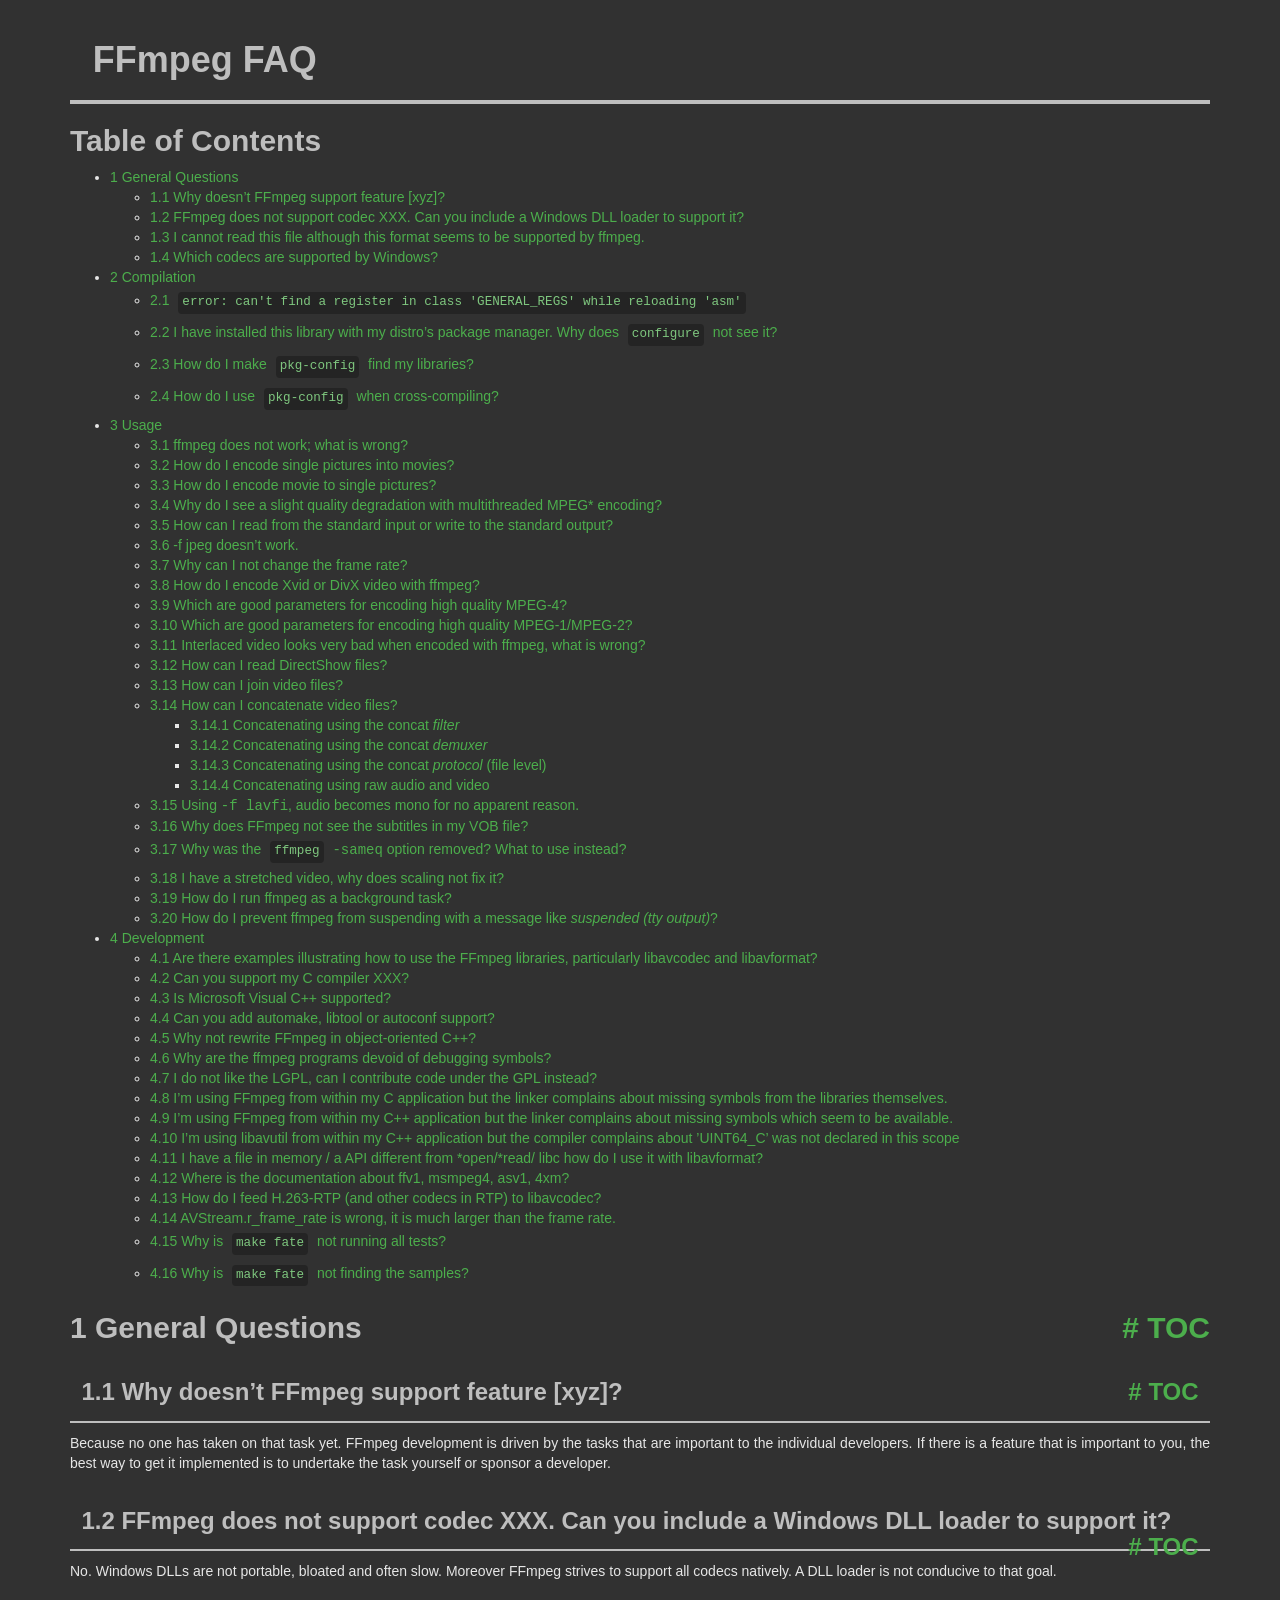
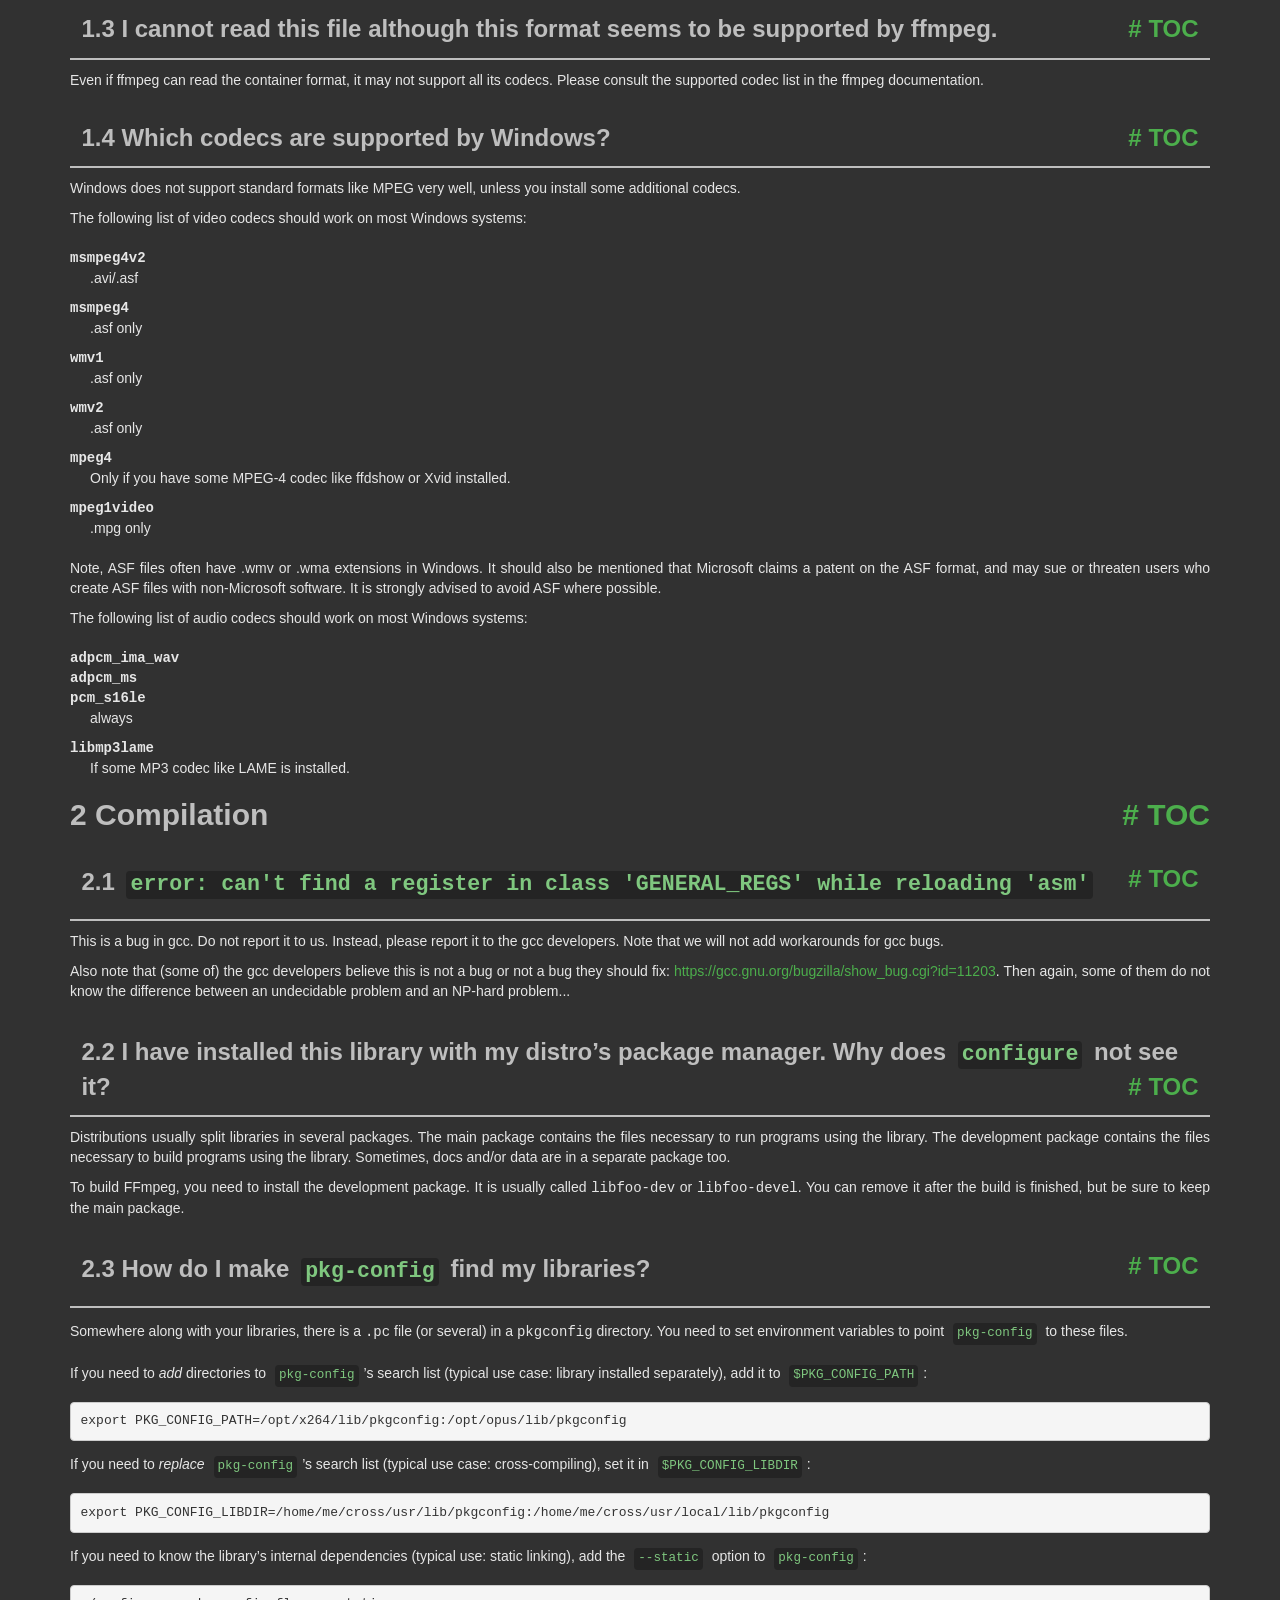
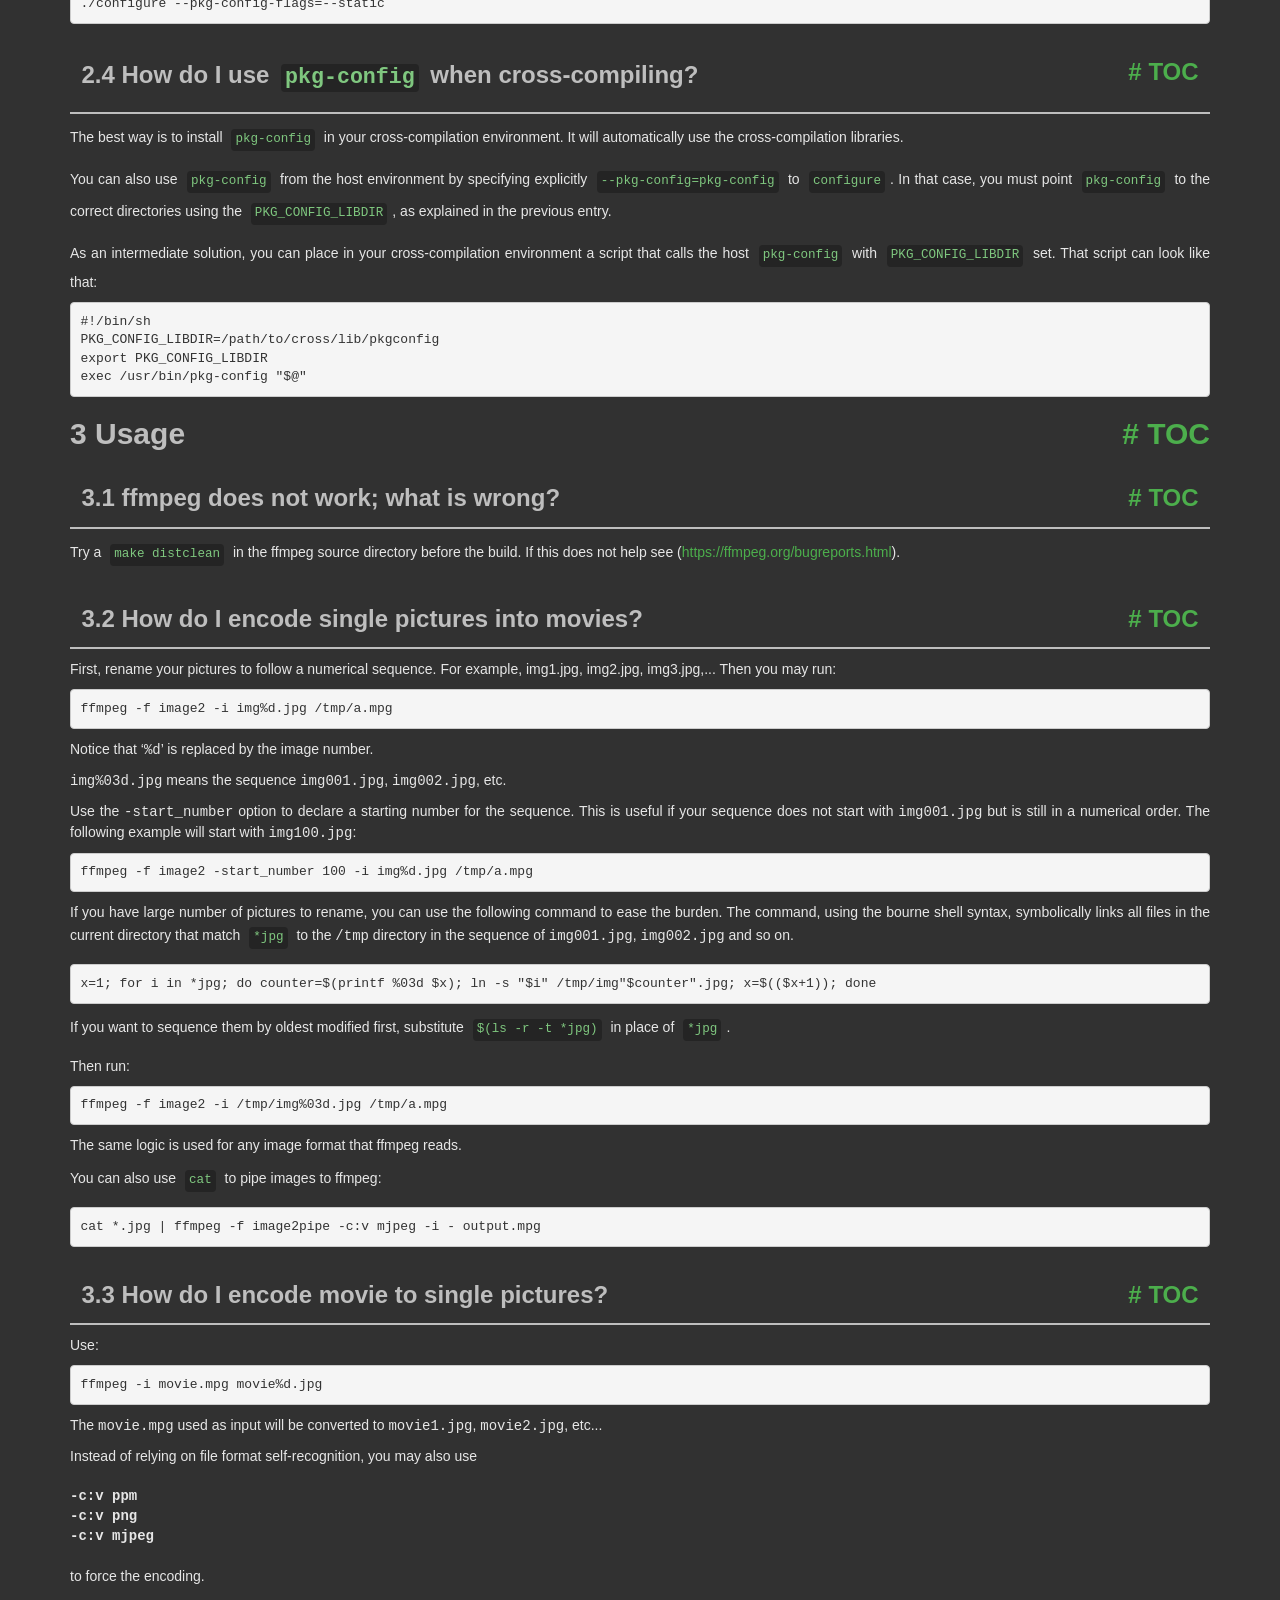
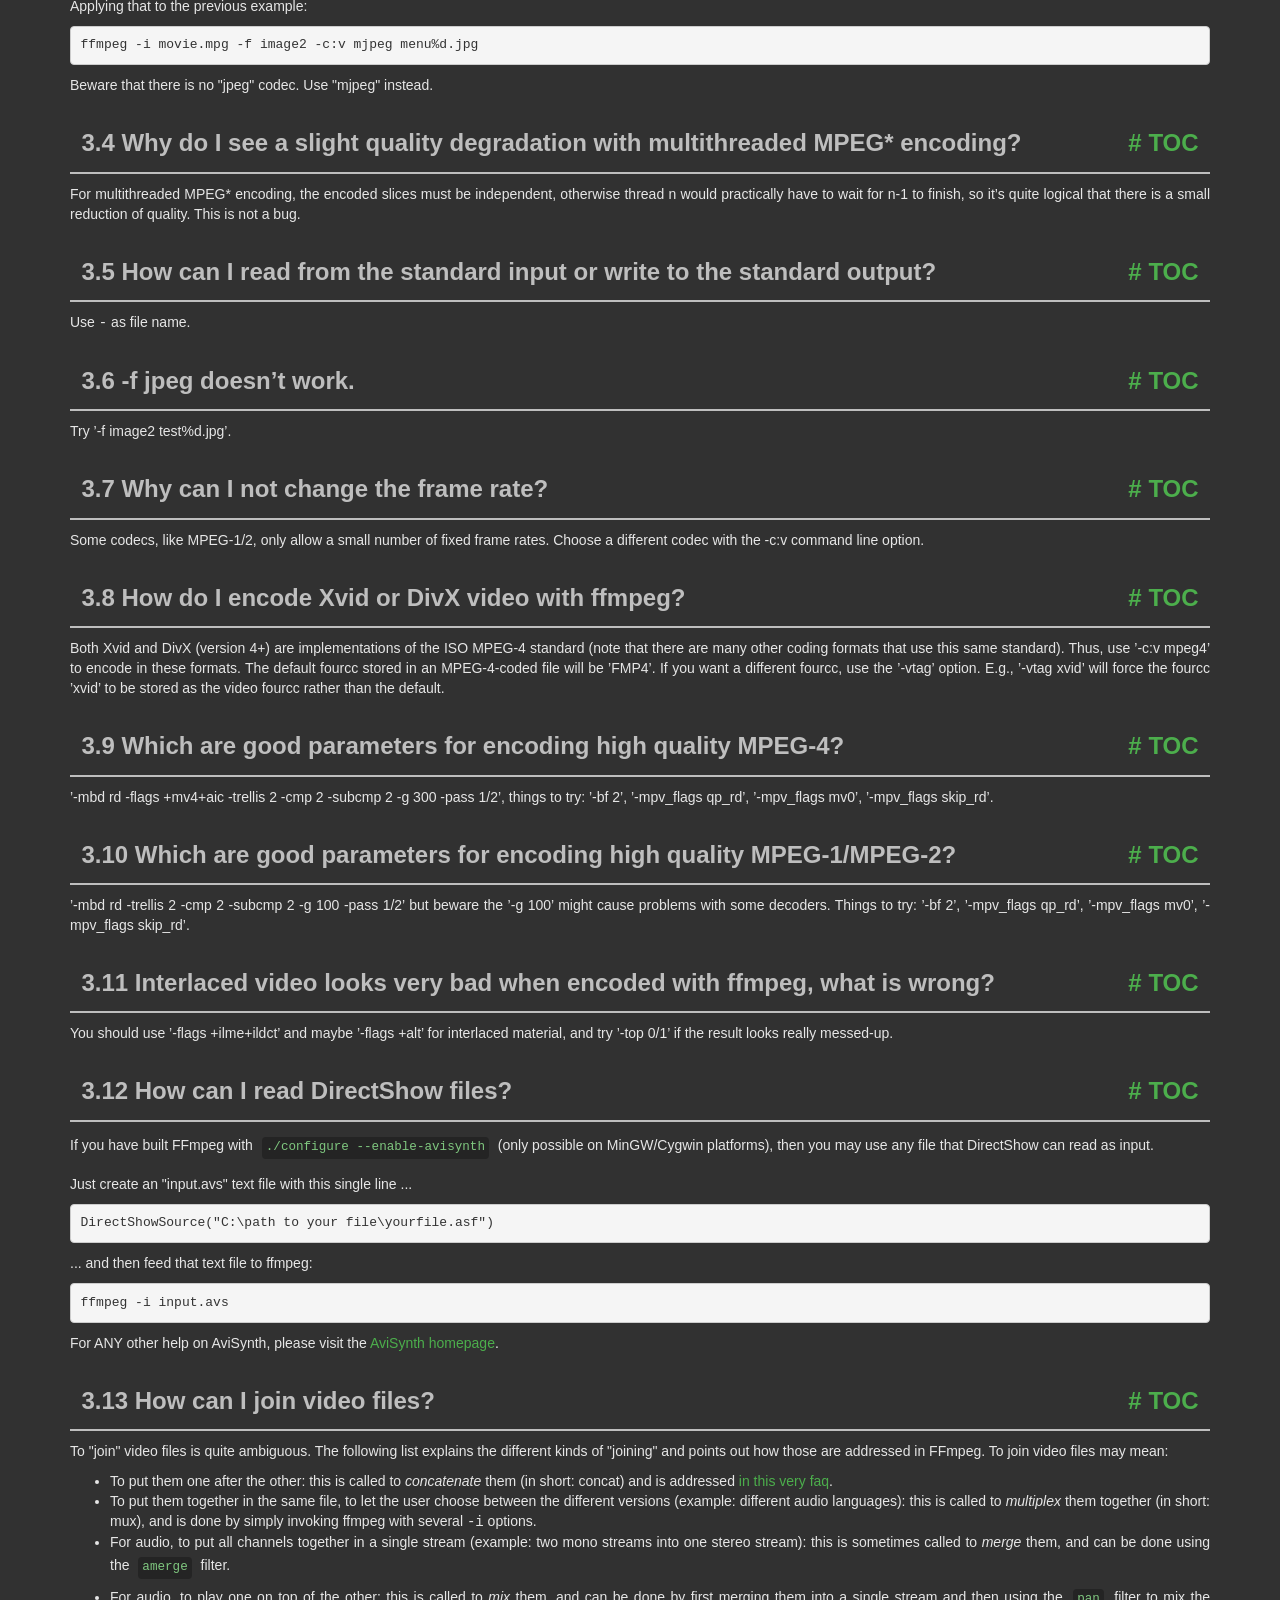
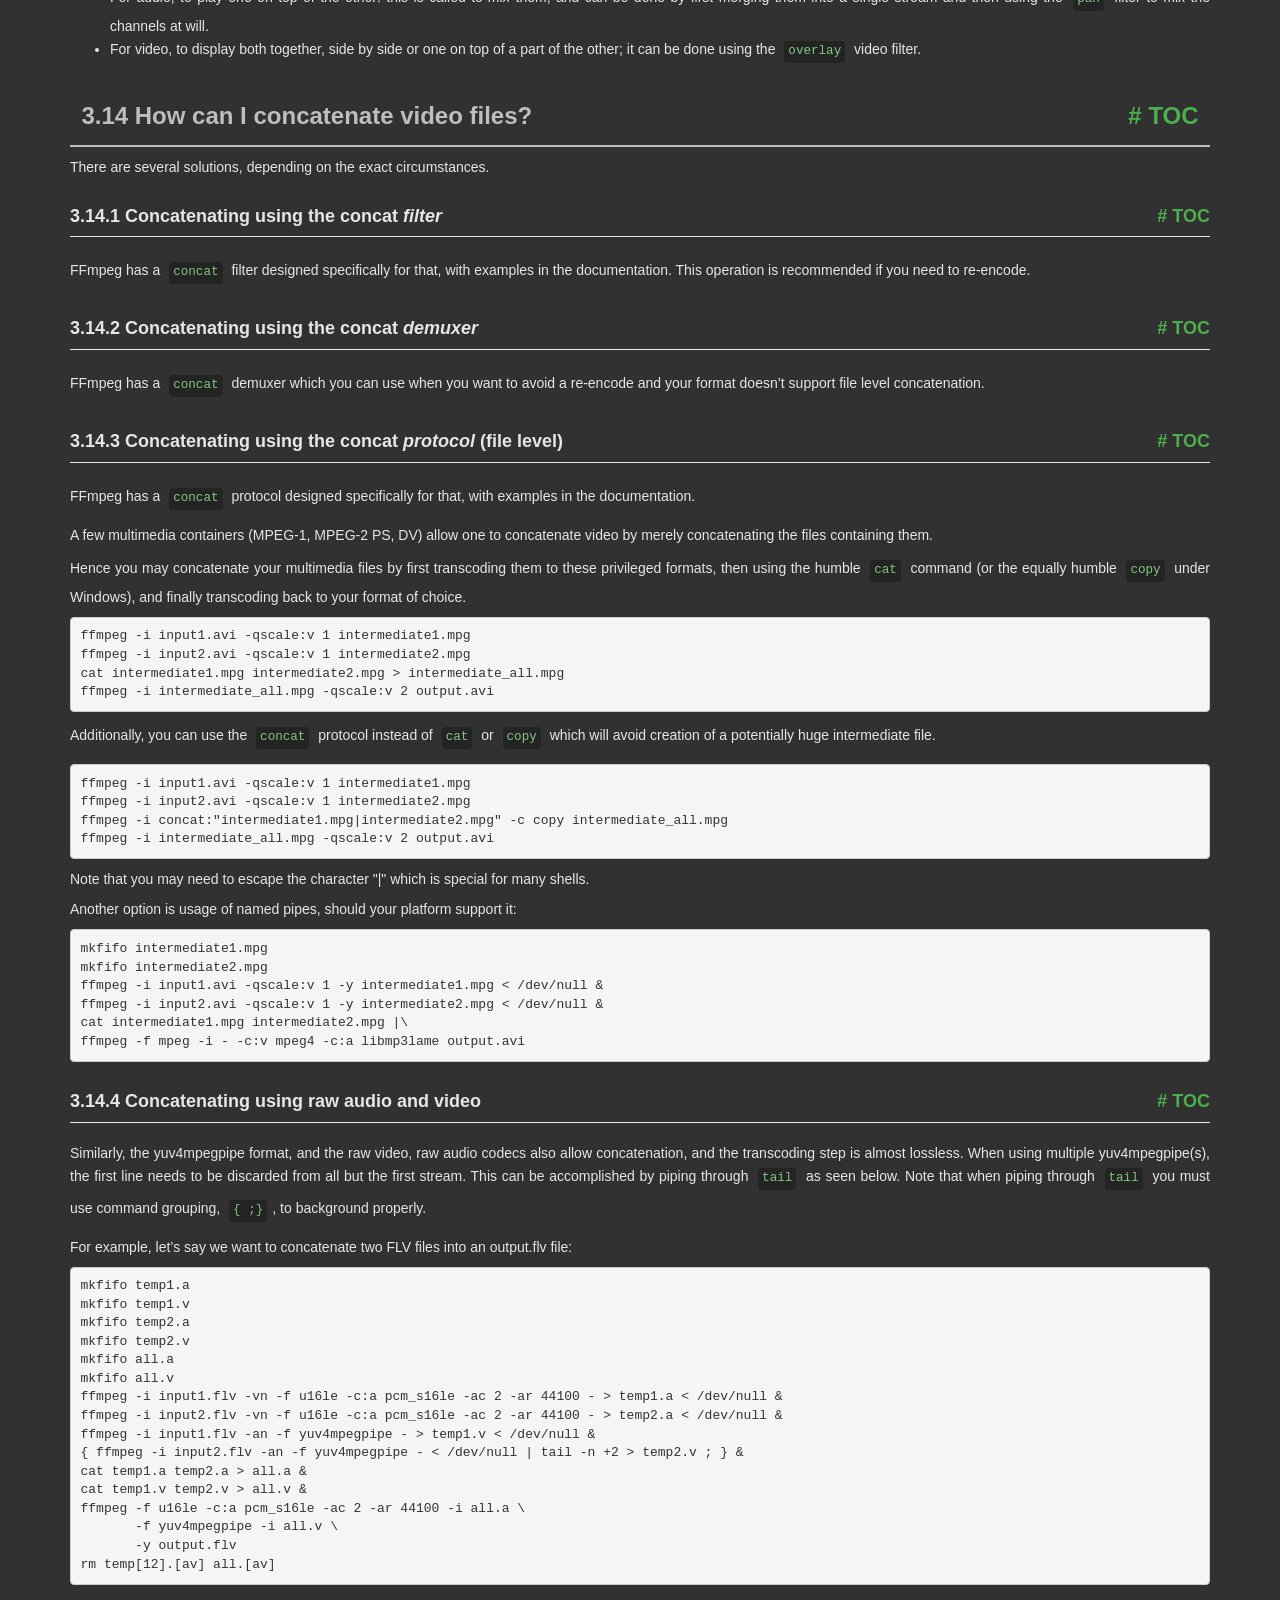
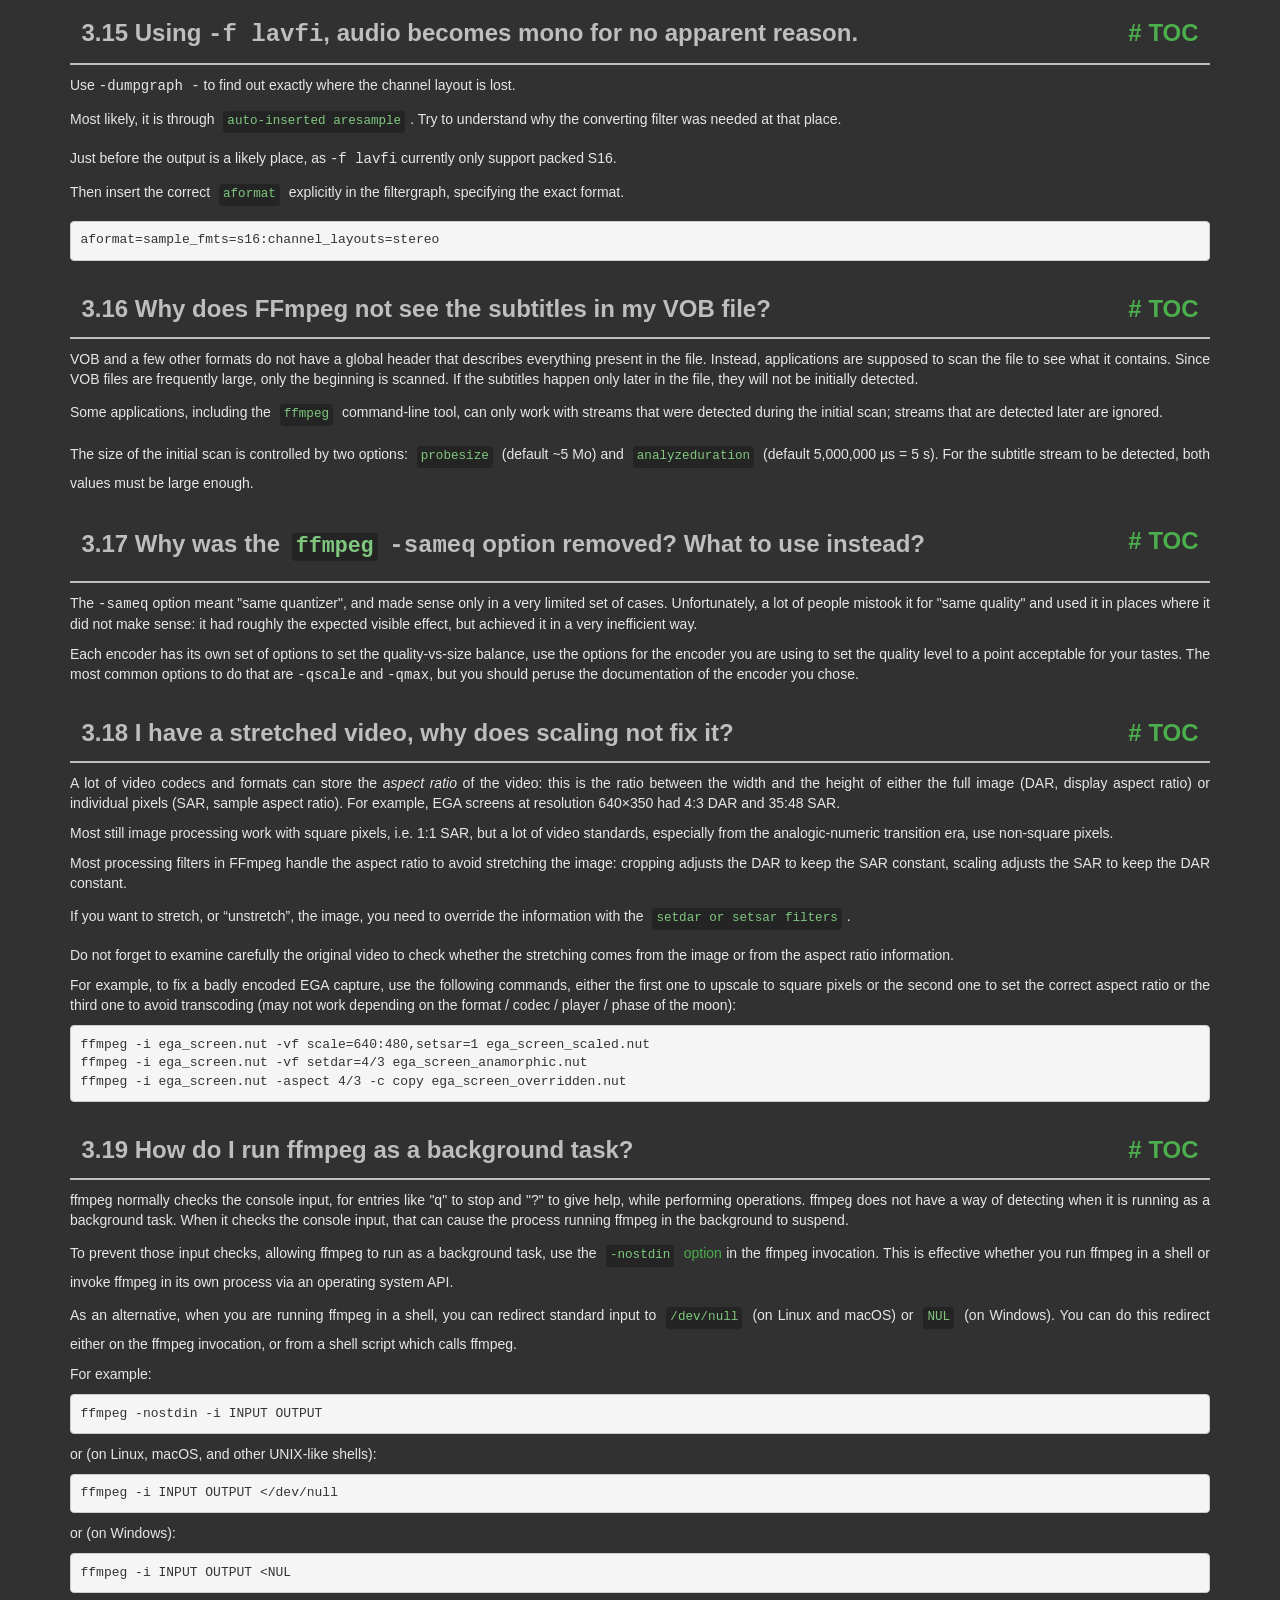
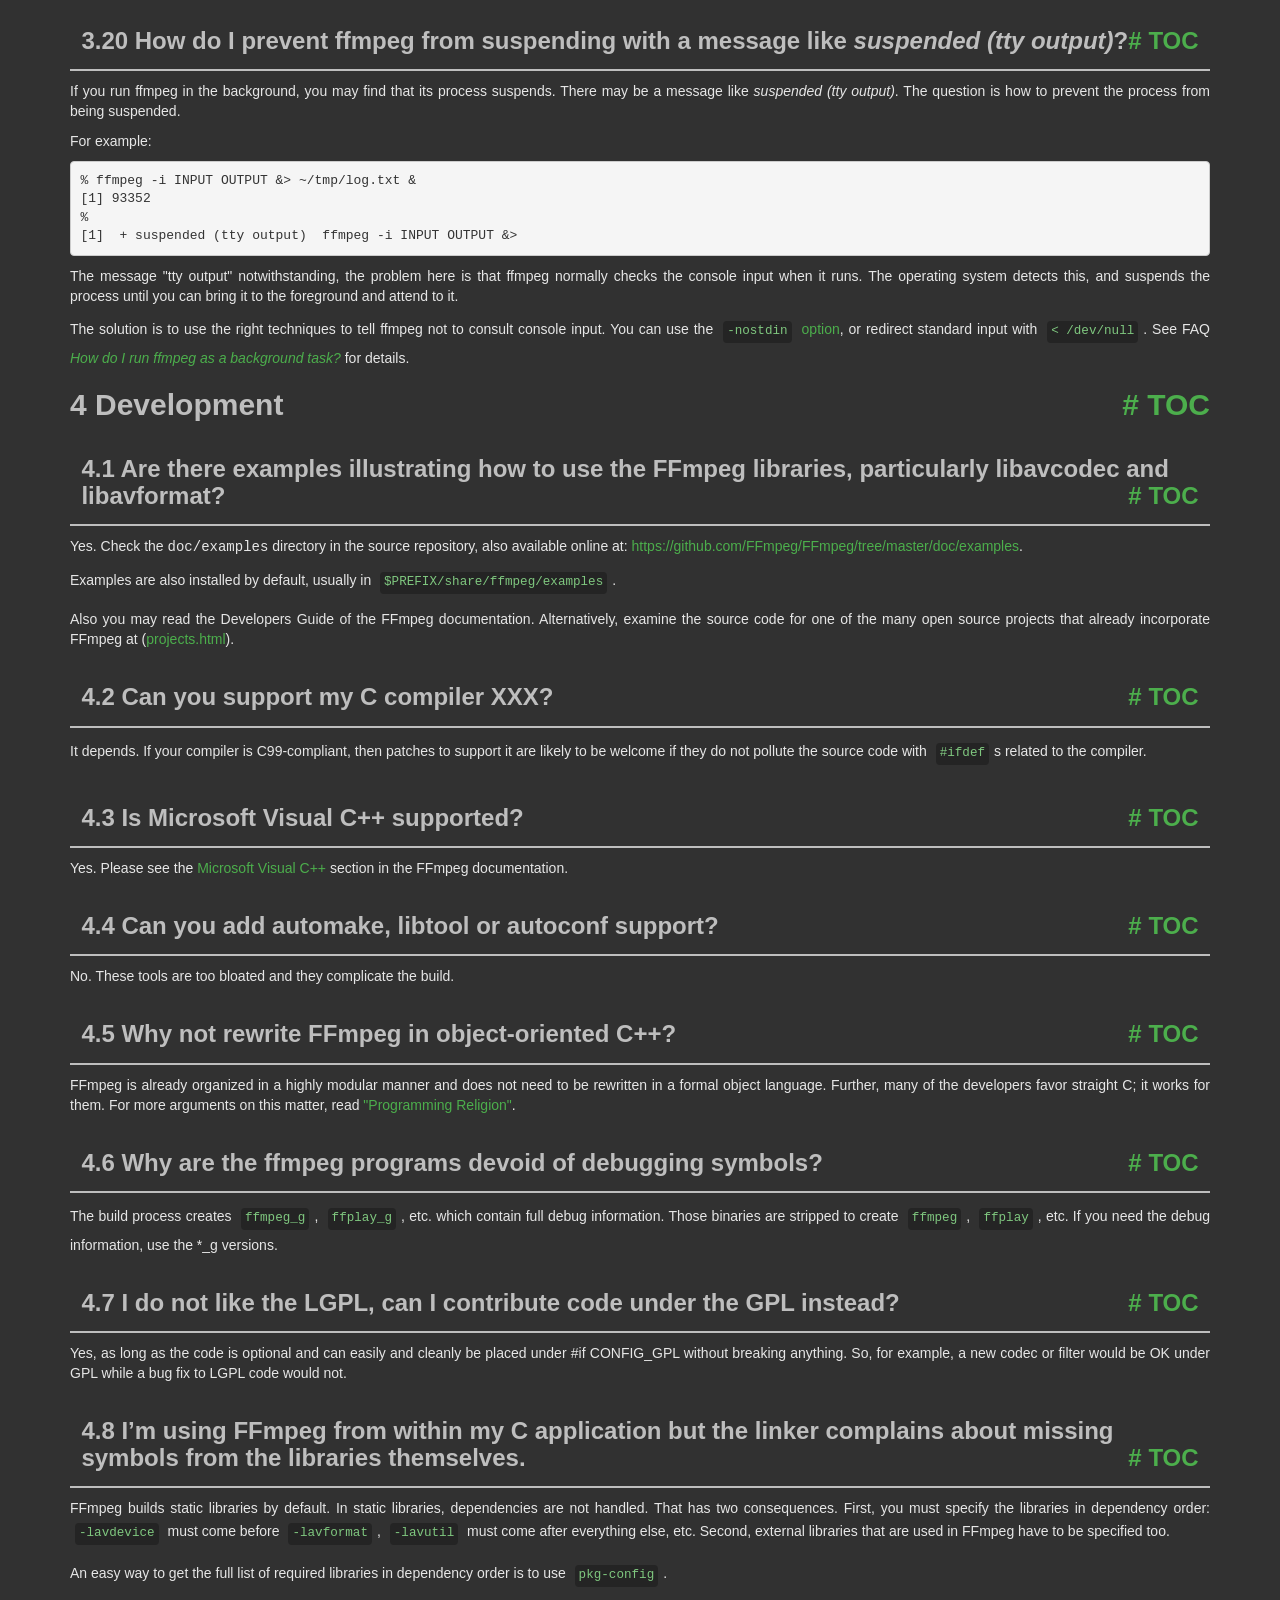
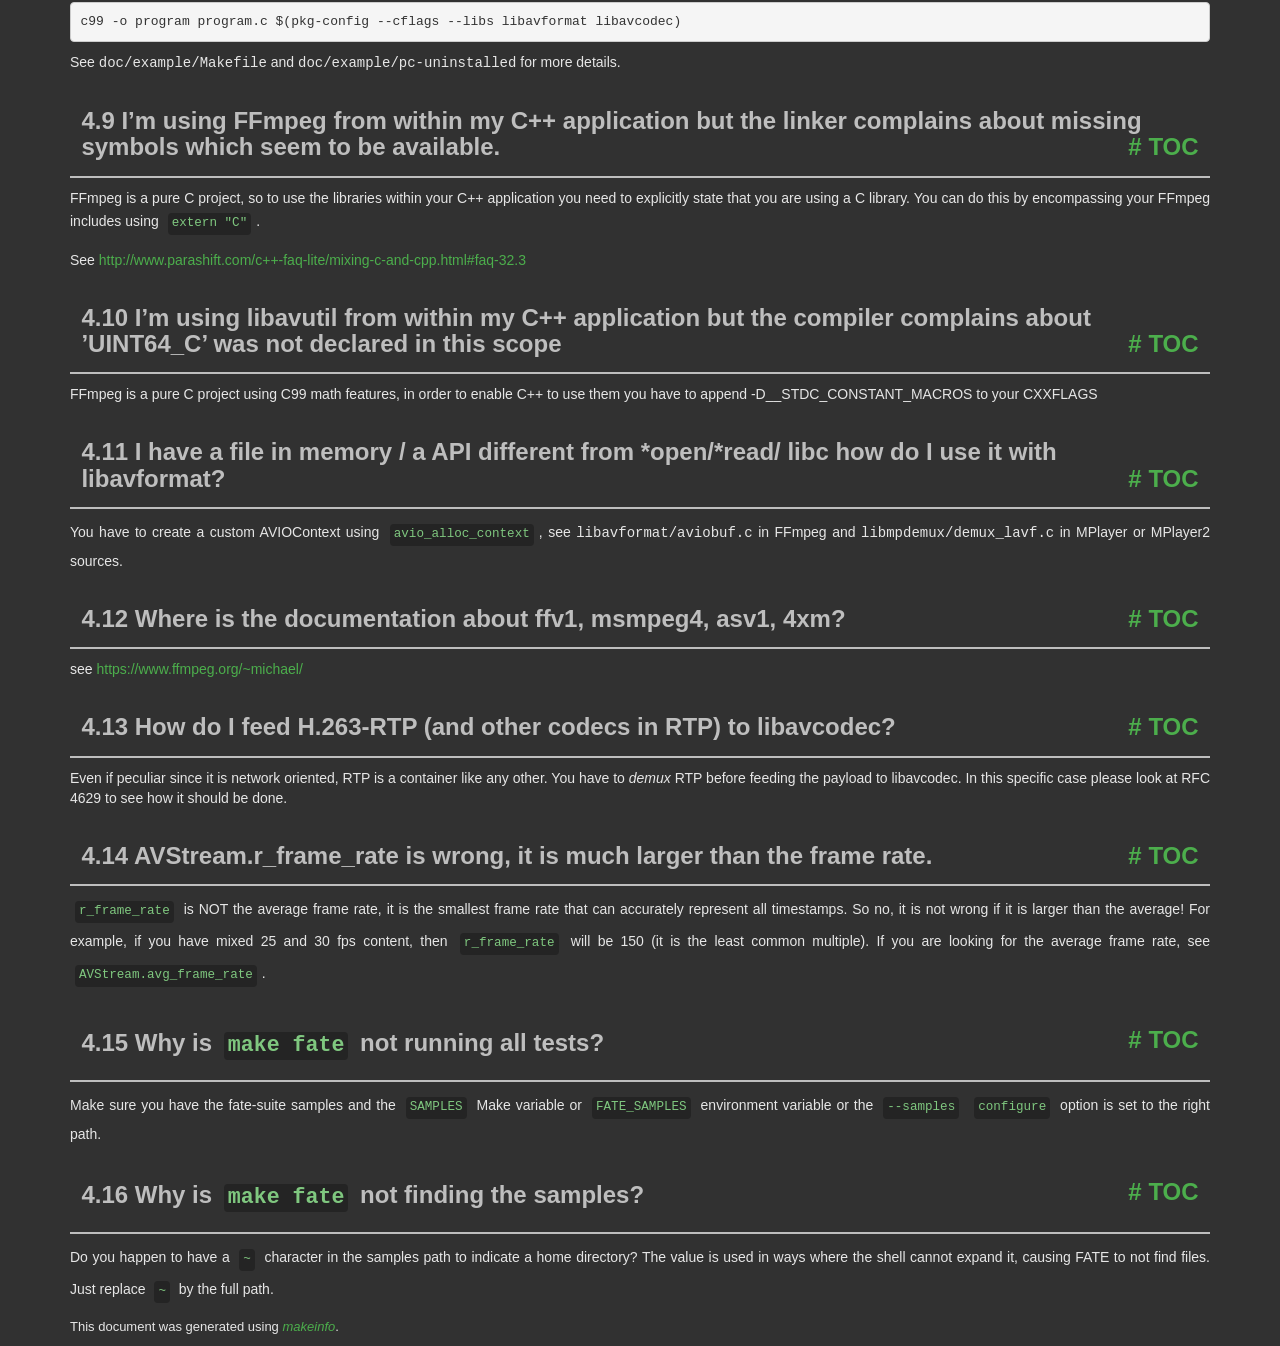
<file: dash_encode_script/ffmpeg-master-latest-win64-gpl-shared/doc/faq.html>
<!DOCTYPE html PUBLIC "-//W3C//DTD HTML 4.01 Transitional//EN" "http://www.w3.org/TR/html4/loose.dtd">
<html>
<!-- Created by , GNU Texinfo 7.1 -->
  <head>
    <meta charset="utf-8">
    <title>
      FFmpeg FAQ
    </title>
    <meta name="viewport" content="width=device-width,initial-scale=1.0">
    <link rel="stylesheet" type="text/css" href="bootstrap.min.css">
    <link rel="stylesheet" type="text/css" href="style.min.css">
  </head>
  <body>
    <div class="container">
      <h1>
      FFmpeg FAQ
      </h1>


<a name="SEC_Top"></a>

<div class="element-contents" id="SEC_Contents">
<h2 class="contents-heading">Table of Contents</h2>

<div class="contents">

<ul class="toc-numbered-mark">
  <li><a id="toc-General-Questions" href="#General-Questions">1 General Questions</a>
  <ul class="toc-numbered-mark">
    <li><a id="toc-Why-doesn_0027t-FFmpeg-support-feature-_005bxyz_005d_003f" href="#Why-doesn_0027t-FFmpeg-support-feature-_005bxyz_005d_003f">1.1 Why doesn&rsquo;t FFmpeg support feature [xyz]?</a></li>
    <li><a id="toc-FFmpeg-does-not-support-codec-XXX_002e-Can-you-include-a-Windows-DLL-loader-to-support-it_003f" href="#FFmpeg-does-not-support-codec-XXX_002e-Can-you-include-a-Windows-DLL-loader-to-support-it_003f">1.2 FFmpeg does not support codec XXX. Can you include a Windows DLL loader to support it?</a></li>
    <li><a id="toc-I-cannot-read-this-file-although-this-format-seems-to-be-supported-by-ffmpeg_002e" href="#I-cannot-read-this-file-although-this-format-seems-to-be-supported-by-ffmpeg_002e">1.3 I cannot read this file although this format seems to be supported by ffmpeg.</a></li>
    <li><a id="toc-Which-codecs-are-supported-by-Windows_003f" href="#Which-codecs-are-supported-by-Windows_003f">1.4 Which codecs are supported by Windows?</a></li>
  </ul></li>
  <li><a id="toc-Compilation" href="#Compilation">2 Compilation</a>
  <ul class="toc-numbered-mark">
    <li><a id="toc-error_003a-can_0027t-find-a-register-in-class-_0027GENERAL_005fREGS_0027-while-reloading-_0027asm_0027" href="#error_003a-can_0027t-find-a-register-in-class-_0027GENERAL_005fREGS_0027-while-reloading-_0027asm_0027">2.1 <code class="code">error: can't find a register in class 'GENERAL_REGS' while reloading 'asm'</code></a></li>
    <li><a id="toc-I-have-installed-this-library-with-my-distro_0027s-package-manager_002e-Why-does-configure-not-see-it_003f" href="#I-have-installed-this-library-with-my-distro_0027s-package-manager_002e-Why-does-configure-not-see-it_003f">2.2 I have installed this library with my distro&rsquo;s package manager. Why does <code class="command">configure</code> not see it?</a></li>
    <li><a id="toc-How-do-I-make-pkg_002dconfig-find-my-libraries_003f" href="#How-do-I-make-pkg_002dconfig-find-my-libraries_003f">2.3 How do I make <code class="command">pkg-config</code> find my libraries?</a></li>
    <li><a id="toc-How-do-I-use-pkg_002dconfig-when-cross_002dcompiling_003f" href="#How-do-I-use-pkg_002dconfig-when-cross_002dcompiling_003f">2.4 How do I use <code class="command">pkg-config</code> when cross-compiling?</a></li>
  </ul></li>
  <li><a id="toc-Usage" href="#Usage">3 Usage</a>
  <ul class="toc-numbered-mark">
    <li><a id="toc-ffmpeg-does-not-work_003b-what-is-wrong_003f" href="#ffmpeg-does-not-work_003b-what-is-wrong_003f">3.1 ffmpeg does not work; what is wrong?</a></li>
    <li><a id="toc-How-do-I-encode-single-pictures-into-movies_003f" href="#How-do-I-encode-single-pictures-into-movies_003f">3.2 How do I encode single pictures into movies?</a></li>
    <li><a id="toc-How-do-I-encode-movie-to-single-pictures_003f" href="#How-do-I-encode-movie-to-single-pictures_003f">3.3 How do I encode movie to single pictures?</a></li>
    <li><a id="toc-Why-do-I-see-a-slight-quality-degradation-with-multithreaded-MPEG_002a-encoding_003f" href="#Why-do-I-see-a-slight-quality-degradation-with-multithreaded-MPEG_002a-encoding_003f">3.4 Why do I see a slight quality degradation with multithreaded MPEG* encoding?</a></li>
    <li><a id="toc-How-can-I-read-from-the-standard-input-or-write-to-the-standard-output_003f" href="#How-can-I-read-from-the-standard-input-or-write-to-the-standard-output_003f">3.5 How can I read from the standard input or write to the standard output?</a></li>
    <li><a id="toc-_002df-jpeg-doesn_0027t-work_002e" href="#g_t_002df-jpeg-doesn_0027t-work_002e">3.6 -f jpeg doesn&rsquo;t work.</a></li>
    <li><a id="toc-Why-can-I-not-change-the-frame-rate_003f" href="#Why-can-I-not-change-the-frame-rate_003f">3.7 Why can I not change the frame rate?</a></li>
    <li><a id="toc-How-do-I-encode-Xvid-or-DivX-video-with-ffmpeg_003f" href="#How-do-I-encode-Xvid-or-DivX-video-with-ffmpeg_003f">3.8 How do I encode Xvid or DivX video with ffmpeg?</a></li>
    <li><a id="toc-Which-are-good-parameters-for-encoding-high-quality-MPEG_002d4_003f" href="#Which-are-good-parameters-for-encoding-high-quality-MPEG_002d4_003f">3.9 Which are good parameters for encoding high quality MPEG-4?</a></li>
    <li><a id="toc-Which-are-good-parameters-for-encoding-high-quality-MPEG_002d1_002fMPEG_002d2_003f" href="#Which-are-good-parameters-for-encoding-high-quality-MPEG_002d1_002fMPEG_002d2_003f">3.10 Which are good parameters for encoding high quality MPEG-1/MPEG-2?</a></li>
    <li><a id="toc-Interlaced-video-looks-very-bad-when-encoded-with-ffmpeg_002c-what-is-wrong_003f" href="#Interlaced-video-looks-very-bad-when-encoded-with-ffmpeg_002c-what-is-wrong_003f">3.11 Interlaced video looks very bad when encoded with ffmpeg, what is wrong?</a></li>
    <li><a id="toc-How-can-I-read-DirectShow-files_003f" href="#How-can-I-read-DirectShow-files_003f">3.12 How can I read DirectShow files?</a></li>
    <li><a id="toc-How-can-I-join-video-files_003f" href="#How-can-I-join-video-files_003f">3.13 How can I join video files?</a></li>
    <li><a id="toc-How-can-I-concatenate-video-files_003f" href="#How-can-I-concatenate-video-files_003f">3.14 How can I concatenate video files?</a>
    <ul class="toc-numbered-mark">
      <li><a id="toc-Concatenating-using-the-concat-filter" href="#Concatenating-using-the-concat-filter">3.14.1 Concatenating using the concat <em class="emph">filter</em></a></li>
      <li><a id="toc-Concatenating-using-the-concat-demuxer" href="#Concatenating-using-the-concat-demuxer">3.14.2 Concatenating using the concat <em class="emph">demuxer</em></a></li>
      <li><a id="toc-Concatenating-using-the-concat-protocol-_0028file-level_0029" href="#Concatenating-using-the-concat-protocol-_0028file-level_0029">3.14.3 Concatenating using the concat <em class="emph">protocol</em> (file level)</a></li>
      <li><a id="toc-Concatenating-using-raw-audio-and-video" href="#Concatenating-using-raw-audio-and-video">3.14.4 Concatenating using raw audio and video</a></li>
    </ul></li>
    <li><a id="toc-Using-_002df-lavfi_002c-audio-becomes-mono-for-no-apparent-reason_002e" href="#Using-_002df-lavfi_002c-audio-becomes-mono-for-no-apparent-reason_002e">3.15 Using <samp class="option">-f lavfi</samp>, audio becomes mono for no apparent reason.</a></li>
    <li><a id="toc-Why-does-FFmpeg-not-see-the-subtitles-in-my-VOB-file_003f" href="#Why-does-FFmpeg-not-see-the-subtitles-in-my-VOB-file_003f">3.16 Why does FFmpeg not see the subtitles in my VOB file?</a></li>
    <li><a id="toc-Why-was-the-ffmpeg-_002dsameq-option-removed_003f-What-to-use-instead_003f" href="#Why-was-the-ffmpeg-_002dsameq-option-removed_003f-What-to-use-instead_003f">3.17 Why was the <code class="command">ffmpeg</code> <samp class="option">-sameq</samp> option removed? What to use instead?</a></li>
    <li><a id="toc-I-have-a-stretched-video_002c-why-does-scaling-not-fix-it_003f" href="#I-have-a-stretched-video_002c-why-does-scaling-not-fix-it_003f">3.18 I have a stretched video, why does scaling not fix it?</a></li>
    <li><a id="toc-How-do-I-run-ffmpeg-as-a-background-task_003f" href="#How-do-I-run-ffmpeg-as-a-background-task_003f">3.19 How do I run ffmpeg as a background task?</a></li>
    <li><a id="toc-How-do-I-prevent-ffmpeg-from-suspending-with-a-message-like-suspended-_0028tty-output_0029_003f" href="#How-do-I-prevent-ffmpeg-from-suspending-with-a-message-like-suspended-_0028tty-output_0029_003f">3.20 How do I prevent ffmpeg from suspending with a message like <em class="emph">suspended (tty output)</em>?</a></li>
  </ul></li>
  <li><a id="toc-Development" href="#Development">4 Development</a>
  <ul class="toc-numbered-mark">
    <li><a id="toc-Are-there-examples-illustrating-how-to-use-the-FFmpeg-libraries_002c-particularly-libavcodec-and-libavformat_003f" href="#Are-there-examples-illustrating-how-to-use-the-FFmpeg-libraries_002c-particularly-libavcodec-and-libavformat_003f">4.1 Are there examples illustrating how to use the FFmpeg libraries, particularly libavcodec and libavformat?</a></li>
    <li><a id="toc-Can-you-support-my-C-compiler-XXX_003f" href="#Can-you-support-my-C-compiler-XXX_003f">4.2 Can you support my C compiler XXX?</a></li>
    <li><a id="toc-Is-Microsoft-Visual-C_002b_002b-supported_003f" href="#Is-Microsoft-Visual-C_002b_002b-supported_003f">4.3 Is Microsoft Visual C++ supported?</a></li>
    <li><a id="toc-Can-you-add-automake_002c-libtool-or-autoconf-support_003f" href="#Can-you-add-automake_002c-libtool-or-autoconf-support_003f">4.4 Can you add automake, libtool or autoconf support?</a></li>
    <li><a id="toc-Why-not-rewrite-FFmpeg-in-object_002doriented-C_002b_002b_003f" href="#Why-not-rewrite-FFmpeg-in-object_002doriented-C_002b_002b_003f">4.5 Why not rewrite FFmpeg in object-oriented C++?</a></li>
    <li><a id="toc-Why-are-the-ffmpeg-programs-devoid-of-debugging-symbols_003f" href="#Why-are-the-ffmpeg-programs-devoid-of-debugging-symbols_003f">4.6 Why are the ffmpeg programs devoid of debugging symbols?</a></li>
    <li><a id="toc-I-do-not-like-the-LGPL_002c-can-I-contribute-code-under-the-GPL-instead_003f" href="#I-do-not-like-the-LGPL_002c-can-I-contribute-code-under-the-GPL-instead_003f">4.7 I do not like the LGPL, can I contribute code under the GPL instead?</a></li>
    <li><a id="toc-I_0027m-using-FFmpeg-from-within-my-C-application-but-the-linker-complains-about-missing-symbols-from-the-libraries-themselves_002e" href="#I_0027m-using-FFmpeg-from-within-my-C-application-but-the-linker-complains-about-missing-symbols-from-the-libraries-themselves_002e">4.8 I&rsquo;m using FFmpeg from within my C application but the linker complains about missing symbols from the libraries themselves.</a></li>
    <li><a id="toc-I_0027m-using-FFmpeg-from-within-my-C_002b_002b-application-but-the-linker-complains-about-missing-symbols-which-seem-to-be-available_002e" href="#I_0027m-using-FFmpeg-from-within-my-C_002b_002b-application-but-the-linker-complains-about-missing-symbols-which-seem-to-be-available_002e">4.9 I&rsquo;m using FFmpeg from within my C++ application but the linker complains about missing symbols which seem to be available.</a></li>
    <li><a id="toc-I_0027m-using-libavutil-from-within-my-C_002b_002b-application-but-the-compiler-complains-about-_0027UINT64_005fC_0027-was-not-declared-in-this-scope" href="#I_0027m-using-libavutil-from-within-my-C_002b_002b-application-but-the-compiler-complains-about-_0027UINT64_005fC_0027-was-not-declared-in-this-scope">4.10 I&rsquo;m using libavutil from within my C++ application but the compiler complains about &rsquo;UINT64_C&rsquo; was not declared in this scope</a></li>
    <li><a id="toc-I-have-a-file-in-memory-_002f-a-API-different-from-_002aopen_002f_002aread_002f-libc-how-do-I-use-it-with-libavformat_003f" href="#I-have-a-file-in-memory-_002f-a-API-different-from-_002aopen_002f_002aread_002f-libc-how-do-I-use-it-with-libavformat_003f">4.11 I have a file in memory / a API different from *open/*read/ libc how do I use it with libavformat?</a></li>
    <li><a id="toc-Where-is-the-documentation-about-ffv1_002c-msmpeg4_002c-asv1_002c-4xm_003f" href="#Where-is-the-documentation-about-ffv1_002c-msmpeg4_002c-asv1_002c-4xm_003f">4.12 Where is the documentation about ffv1, msmpeg4, asv1, 4xm?</a></li>
    <li><a id="toc-How-do-I-feed-H_002e263_002dRTP-_0028and-other-codecs-in-RTP_0029-to-libavcodec_003f" href="#How-do-I-feed-H_002e263_002dRTP-_0028and-other-codecs-in-RTP_0029-to-libavcodec_003f">4.13 How do I feed H.263-RTP (and other codecs in RTP) to libavcodec?</a></li>
    <li><a id="toc-AVStream_002er_005fframe_005frate-is-wrong_002c-it-is-much-larger-than-the-frame-rate_002e" href="#AVStream_002er_005fframe_005frate-is-wrong_002c-it-is-much-larger-than-the-frame-rate_002e">4.14 AVStream.r_frame_rate is wrong, it is much larger than the frame rate.</a></li>
    <li><a id="toc-Why-is-make-fate-not-running-all-tests_003f" href="#Why-is-make-fate-not-running-all-tests_003f">4.15 Why is <code class="code">make fate</code> not running all tests?</a></li>
    <li><a id="toc-Why-is-make-fate-not-finding-the-samples_003f" href="#Why-is-make-fate-not-finding-the-samples_003f">4.16 Why is <code class="code">make fate</code> not finding the samples?</a></li>
  </ul></li>
</ul>
</div>
</div>

<a name="General-Questions"></a>
<h2 class="chapter">1 General Questions<span class="pull-right"><a class="anchor hidden-xs" href="#General-Questions" aria-hidden="true">#</a> <a class="anchor hidden-xs"href="#toc-General-Questions" aria-hidden="true">TOC</a></span></h2>

<a name="Why-doesn_0027t-FFmpeg-support-feature-_005bxyz_005d_003f"></a>
<h3 class="section">1.1 Why doesn&rsquo;t FFmpeg support feature [xyz]?<span class="pull-right"><a class="anchor hidden-xs" href="#Why-doesn_0027t-FFmpeg-support-feature-_005bxyz_005d_003f" aria-hidden="true">#</a> <a class="anchor hidden-xs"href="#toc-Why-doesn_0027t-FFmpeg-support-feature-_005bxyz_005d_003f" aria-hidden="true">TOC</a></span></h3>

<p>Because no one has taken on that task yet. FFmpeg development is
driven by the tasks that are important to the individual developers.
If there is a feature that is important to you, the best way to get
it implemented is to undertake the task yourself or sponsor a developer.
</p>
<a name="FFmpeg-does-not-support-codec-XXX_002e-Can-you-include-a-Windows-DLL-loader-to-support-it_003f"></a>
<h3 class="section">1.2 FFmpeg does not support codec XXX. Can you include a Windows DLL loader to support it?<span class="pull-right"><a class="anchor hidden-xs" href="#FFmpeg-does-not-support-codec-XXX_002e-Can-you-include-a-Windows-DLL-loader-to-support-it_003f" aria-hidden="true">#</a> <a class="anchor hidden-xs"href="#toc-FFmpeg-does-not-support-codec-XXX_002e-Can-you-include-a-Windows-DLL-loader-to-support-it_003f" aria-hidden="true">TOC</a></span></h3>

<p>No. Windows DLLs are not portable, bloated and often slow.
Moreover FFmpeg strives to support all codecs natively.
A DLL loader is not conducive to that goal.
</p>
<a name="I-cannot-read-this-file-although-this-format-seems-to-be-supported-by-ffmpeg_002e"></a>
<h3 class="section">1.3 I cannot read this file although this format seems to be supported by ffmpeg.<span class="pull-right"><a class="anchor hidden-xs" href="#I-cannot-read-this-file-although-this-format-seems-to-be-supported-by-ffmpeg_002e" aria-hidden="true">#</a> <a class="anchor hidden-xs"href="#toc-I-cannot-read-this-file-although-this-format-seems-to-be-supported-by-ffmpeg_002e" aria-hidden="true">TOC</a></span></h3>

<p>Even if ffmpeg can read the container format, it may not support all its
codecs. Please consult the supported codec list in the ffmpeg
documentation.
</p>
<a name="Which-codecs-are-supported-by-Windows_003f"></a>
<h3 class="section">1.4 Which codecs are supported by Windows?<span class="pull-right"><a class="anchor hidden-xs" href="#Which-codecs-are-supported-by-Windows_003f" aria-hidden="true">#</a> <a class="anchor hidden-xs"href="#toc-Which-codecs-are-supported-by-Windows_003f" aria-hidden="true">TOC</a></span></h3>

<p>Windows does not support standard formats like MPEG very well, unless you
install some additional codecs.
</p>
<p>The following list of video codecs should work on most Windows systems:
</p><dl class="table">
<dt><samp class="option">msmpeg4v2</samp></dt>
<dd><p>.avi/.asf
</p></dd>
<dt><samp class="option">msmpeg4</samp></dt>
<dd><p>.asf only
</p></dd>
<dt><samp class="option">wmv1</samp></dt>
<dd><p>.asf only
</p></dd>
<dt><samp class="option">wmv2</samp></dt>
<dd><p>.asf only
</p></dd>
<dt><samp class="option">mpeg4</samp></dt>
<dd><p>Only if you have some MPEG-4 codec like ffdshow or Xvid installed.
</p></dd>
<dt><samp class="option">mpeg1video</samp></dt>
<dd><p>.mpg only
</p></dd>
</dl>
<p>Note, ASF files often have .wmv or .wma extensions in Windows. It should also
be mentioned that Microsoft claims a patent on the ASF format, and may sue
or threaten users who create ASF files with non-Microsoft software. It is
strongly advised to avoid ASF where possible.
</p>
<p>The following list of audio codecs should work on most Windows systems:
</p><dl class="table">
<dt><samp class="option">adpcm_ima_wav</samp></dt>
<dt><samp class="option">adpcm_ms</samp></dt>
<dt><samp class="option">pcm_s16le</samp></dt>
<dd><p>always
</p></dd>
<dt><samp class="option">libmp3lame</samp></dt>
<dd><p>If some MP3 codec like LAME is installed.
</p></dd>
</dl>


<a name="Compilation"></a>
<h2 class="chapter">2 Compilation<span class="pull-right"><a class="anchor hidden-xs" href="#Compilation" aria-hidden="true">#</a> <a class="anchor hidden-xs"href="#toc-Compilation" aria-hidden="true">TOC</a></span></h2>

<a name="error_003a-can_0027t-find-a-register-in-class-_0027GENERAL_005fREGS_0027-while-reloading-_0027asm_0027"></a>
<h3 class="section">2.1 <code class="code">error: can't find a register in class 'GENERAL_REGS' while reloading 'asm'</code><span class="pull-right"><a class="anchor hidden-xs" href="#error_003a-can_0027t-find-a-register-in-class-_0027GENERAL_005fREGS_0027-while-reloading-_0027asm_0027" aria-hidden="true">#</a> <a class="anchor hidden-xs"href="#toc-error_003a-can_0027t-find-a-register-in-class-_0027GENERAL_005fREGS_0027-while-reloading-_0027asm_0027" aria-hidden="true">TOC</a></span></h3>

<p>This is a bug in gcc. Do not report it to us. Instead, please report it to
the gcc developers. Note that we will not add workarounds for gcc bugs.
</p>
<p>Also note that (some of) the gcc developers believe this is not a bug or
not a bug they should fix:
<a class="url" href="https://gcc.gnu.org/bugzilla/show_bug.cgi?id=11203">https://gcc.gnu.org/bugzilla/show_bug.cgi?id=11203</a>.
Then again, some of them do not know the difference between an undecidable
problem and an NP-hard problem...
</p>
<a name="I-have-installed-this-library-with-my-distro_0027s-package-manager_002e-Why-does-configure-not-see-it_003f"></a>
<h3 class="section">2.2 I have installed this library with my distro&rsquo;s package manager. Why does <code class="command">configure</code> not see it?<span class="pull-right"><a class="anchor hidden-xs" href="#I-have-installed-this-library-with-my-distro_0027s-package-manager_002e-Why-does-configure-not-see-it_003f" aria-hidden="true">#</a> <a class="anchor hidden-xs"href="#toc-I-have-installed-this-library-with-my-distro_0027s-package-manager_002e-Why-does-configure-not-see-it_003f" aria-hidden="true">TOC</a></span></h3>

<p>Distributions usually split libraries in several packages. The main package
contains the files necessary to run programs using the library. The
development package contains the files necessary to build programs using the
library. Sometimes, docs and/or data are in a separate package too.
</p>
<p>To build FFmpeg, you need to install the development package. It is usually
called <samp class="file">libfoo-dev</samp> or <samp class="file">libfoo-devel</samp>. You can remove it after the
build is finished, but be sure to keep the main package.
</p>
<a name="How-do-I-make-pkg_002dconfig-find-my-libraries_003f"></a>
<h3 class="section">2.3 How do I make <code class="command">pkg-config</code> find my libraries?<span class="pull-right"><a class="anchor hidden-xs" href="#How-do-I-make-pkg_002dconfig-find-my-libraries_003f" aria-hidden="true">#</a> <a class="anchor hidden-xs"href="#toc-How-do-I-make-pkg_002dconfig-find-my-libraries_003f" aria-hidden="true">TOC</a></span></h3>

<p>Somewhere along with your libraries, there is a <samp class="file">.pc</samp> file (or several)
in a <samp class="file">pkgconfig</samp> directory. You need to set environment variables to
point <code class="command">pkg-config</code> to these files.
</p>
<p>If you need to <em class="emph">add</em> directories to <code class="command">pkg-config</code>&rsquo;s search list
(typical use case: library installed separately), add it to
<code class="code">$PKG_CONFIG_PATH</code>:
</p>
<div class="example">
<pre class="example-preformatted">export PKG_CONFIG_PATH=/opt/x264/lib/pkgconfig:/opt/opus/lib/pkgconfig
</pre></div>

<p>If you need to <em class="emph">replace</em> <code class="command">pkg-config</code>&rsquo;s search list
(typical use case: cross-compiling), set it in
<code class="code">$PKG_CONFIG_LIBDIR</code>:
</p>
<div class="example">
<pre class="example-preformatted">export PKG_CONFIG_LIBDIR=/home/me/cross/usr/lib/pkgconfig:/home/me/cross/usr/local/lib/pkgconfig
</pre></div>

<p>If you need to know the library&rsquo;s internal dependencies (typical use: static
linking), add the <code class="code">--static</code> option to <code class="command">pkg-config</code>:
</p>
<div class="example">
<pre class="example-preformatted">./configure --pkg-config-flags=--static
</pre></div>

<a name="How-do-I-use-pkg_002dconfig-when-cross_002dcompiling_003f"></a>
<h3 class="section">2.4 How do I use <code class="command">pkg-config</code> when cross-compiling?<span class="pull-right"><a class="anchor hidden-xs" href="#How-do-I-use-pkg_002dconfig-when-cross_002dcompiling_003f" aria-hidden="true">#</a> <a class="anchor hidden-xs"href="#toc-How-do-I-use-pkg_002dconfig-when-cross_002dcompiling_003f" aria-hidden="true">TOC</a></span></h3>

<p>The best way is to install <code class="command">pkg-config</code> in your cross-compilation
environment. It will automatically use the cross-compilation libraries.
</p>
<p>You can also use <code class="command">pkg-config</code> from the host environment by
specifying explicitly <code class="code">--pkg-config=pkg-config</code> to <code class="command">configure</code>.
In that case, you must point <code class="command">pkg-config</code> to the correct directories
using the <code class="code">PKG_CONFIG_LIBDIR</code>, as explained in the previous entry.
</p>
<p>As an intermediate solution, you can place in your cross-compilation
environment a script that calls the host <code class="command">pkg-config</code> with
<code class="code">PKG_CONFIG_LIBDIR</code> set. That script can look like that:
</p>
<div class="example">
<pre class="example-preformatted">#!/bin/sh
PKG_CONFIG_LIBDIR=/path/to/cross/lib/pkgconfig
export PKG_CONFIG_LIBDIR
exec /usr/bin/pkg-config &quot;$@&quot;
</pre></div>

<a name="Usage"></a>
<h2 class="chapter">3 Usage<span class="pull-right"><a class="anchor hidden-xs" href="#Usage" aria-hidden="true">#</a> <a class="anchor hidden-xs"href="#toc-Usage" aria-hidden="true">TOC</a></span></h2>

<a name="ffmpeg-does-not-work_003b-what-is-wrong_003f"></a>
<h3 class="section">3.1 ffmpeg does not work; what is wrong?<span class="pull-right"><a class="anchor hidden-xs" href="#ffmpeg-does-not-work_003b-what-is-wrong_003f" aria-hidden="true">#</a> <a class="anchor hidden-xs"href="#toc-ffmpeg-does-not-work_003b-what-is-wrong_003f" aria-hidden="true">TOC</a></span></h3>

<p>Try a <code class="code">make distclean</code> in the ffmpeg source directory before the build.
If this does not help see
(<a class="url" href="https://ffmpeg.org/bugreports.html">https://ffmpeg.org/bugreports.html</a>).
</p>
<a name="How-do-I-encode-single-pictures-into-movies_003f"></a>
<h3 class="section">3.2 How do I encode single pictures into movies?<span class="pull-right"><a class="anchor hidden-xs" href="#How-do-I-encode-single-pictures-into-movies_003f" aria-hidden="true">#</a> <a class="anchor hidden-xs"href="#toc-How-do-I-encode-single-pictures-into-movies_003f" aria-hidden="true">TOC</a></span></h3>

<p>First, rename your pictures to follow a numerical sequence.
For example, img1.jpg, img2.jpg, img3.jpg,...
Then you may run:
</p>
<div class="example">
<pre class="example-preformatted">ffmpeg -f image2 -i img%d.jpg /tmp/a.mpg
</pre></div>

<p>Notice that &lsquo;<samp class="samp">%d</samp>&rsquo; is replaced by the image number.
</p>
<p><samp class="file">img%03d.jpg</samp> means the sequence <samp class="file">img001.jpg</samp>, <samp class="file">img002.jpg</samp>, etc.
</p>
<p>Use the <samp class="option">-start_number</samp> option to declare a starting number for
the sequence. This is useful if your sequence does not start with
<samp class="file">img001.jpg</samp> but is still in a numerical order. The following
example will start with <samp class="file">img100.jpg</samp>:
</p>
<div class="example">
<pre class="example-preformatted">ffmpeg -f image2 -start_number 100 -i img%d.jpg /tmp/a.mpg
</pre></div>

<p>If you have large number of pictures to rename, you can use the
following command to ease the burden. The command, using the bourne
shell syntax, symbolically links all files in the current directory
that match <code class="code">*jpg</code> to the <samp class="file">/tmp</samp> directory in the sequence of
<samp class="file">img001.jpg</samp>, <samp class="file">img002.jpg</samp> and so on.
</p>
<div class="example">
<pre class="example-preformatted">x=1; for i in *jpg; do counter=$(printf %03d $x); ln -s &quot;$i&quot; /tmp/img&quot;$counter&quot;.jpg; x=$(($x+1)); done
</pre></div>

<p>If you want to sequence them by oldest modified first, substitute
<code class="code">$(ls -r -t *jpg)</code> in place of <code class="code">*jpg</code>.
</p>
<p>Then run:
</p>
<div class="example">
<pre class="example-preformatted">ffmpeg -f image2 -i /tmp/img%03d.jpg /tmp/a.mpg
</pre></div>

<p>The same logic is used for any image format that ffmpeg reads.
</p>
<p>You can also use <code class="command">cat</code> to pipe images to ffmpeg:
</p>
<div class="example">
<pre class="example-preformatted">cat *.jpg | ffmpeg -f image2pipe -c:v mjpeg -i - output.mpg
</pre></div>

<a name="How-do-I-encode-movie-to-single-pictures_003f"></a>
<h3 class="section">3.3 How do I encode movie to single pictures?<span class="pull-right"><a class="anchor hidden-xs" href="#How-do-I-encode-movie-to-single-pictures_003f" aria-hidden="true">#</a> <a class="anchor hidden-xs"href="#toc-How-do-I-encode-movie-to-single-pictures_003f" aria-hidden="true">TOC</a></span></h3>

<p>Use:
</p>
<div class="example">
<pre class="example-preformatted">ffmpeg -i movie.mpg movie%d.jpg
</pre></div>

<p>The <samp class="file">movie.mpg</samp> used as input will be converted to
<samp class="file">movie1.jpg</samp>, <samp class="file">movie2.jpg</samp>, etc...
</p>
<p>Instead of relying on file format self-recognition, you may also use
</p><dl class="table">
<dt><samp class="option">-c:v ppm</samp></dt>
<dt><samp class="option">-c:v png</samp></dt>
<dt><samp class="option">-c:v mjpeg</samp></dt>
</dl>
<p>to force the encoding.
</p>
<p>Applying that to the previous example:
</p><div class="example">
<pre class="example-preformatted">ffmpeg -i movie.mpg -f image2 -c:v mjpeg menu%d.jpg
</pre></div>

<p>Beware that there is no &quot;jpeg&quot; codec. Use &quot;mjpeg&quot; instead.
</p>
<a name="Why-do-I-see-a-slight-quality-degradation-with-multithreaded-MPEG_002a-encoding_003f"></a>
<h3 class="section">3.4 Why do I see a slight quality degradation with multithreaded MPEG* encoding?<span class="pull-right"><a class="anchor hidden-xs" href="#Why-do-I-see-a-slight-quality-degradation-with-multithreaded-MPEG_002a-encoding_003f" aria-hidden="true">#</a> <a class="anchor hidden-xs"href="#toc-Why-do-I-see-a-slight-quality-degradation-with-multithreaded-MPEG_002a-encoding_003f" aria-hidden="true">TOC</a></span></h3>

<p>For multithreaded MPEG* encoding, the encoded slices must be independent,
otherwise thread n would practically have to wait for n-1 to finish, so it&rsquo;s
quite logical that there is a small reduction of quality. This is not a bug.
</p>
<a name="How-can-I-read-from-the-standard-input-or-write-to-the-standard-output_003f"></a>
<h3 class="section">3.5 How can I read from the standard input or write to the standard output?<span class="pull-right"><a class="anchor hidden-xs" href="#How-can-I-read-from-the-standard-input-or-write-to-the-standard-output_003f" aria-hidden="true">#</a> <a class="anchor hidden-xs"href="#toc-How-can-I-read-from-the-standard-input-or-write-to-the-standard-output_003f" aria-hidden="true">TOC</a></span></h3>

<p>Use <samp class="file">-</samp> as file name.
</p>
<a name="g_t_002df-jpeg-doesn_0027t-work_002e"></a>
<h3 class="section">3.6 -f jpeg doesn&rsquo;t work.<span class="pull-right"><a class="anchor hidden-xs" href="#_002df-jpeg-doesn_0027t-work_002e" aria-hidden="true">#</a> <a class="anchor hidden-xs"href="#toc-_002df-jpeg-doesn_0027t-work_002e" aria-hidden="true">TOC</a></span></h3>

<p>Try &rsquo;-f image2 test%d.jpg&rsquo;.
</p>
<a name="Why-can-I-not-change-the-frame-rate_003f"></a>
<h3 class="section">3.7 Why can I not change the frame rate?<span class="pull-right"><a class="anchor hidden-xs" href="#Why-can-I-not-change-the-frame-rate_003f" aria-hidden="true">#</a> <a class="anchor hidden-xs"href="#toc-Why-can-I-not-change-the-frame-rate_003f" aria-hidden="true">TOC</a></span></h3>

<p>Some codecs, like MPEG-1/2, only allow a small number of fixed frame rates.
Choose a different codec with the -c:v command line option.
</p>
<a name="How-do-I-encode-Xvid-or-DivX-video-with-ffmpeg_003f"></a>
<h3 class="section">3.8 How do I encode Xvid or DivX video with ffmpeg?<span class="pull-right"><a class="anchor hidden-xs" href="#How-do-I-encode-Xvid-or-DivX-video-with-ffmpeg_003f" aria-hidden="true">#</a> <a class="anchor hidden-xs"href="#toc-How-do-I-encode-Xvid-or-DivX-video-with-ffmpeg_003f" aria-hidden="true">TOC</a></span></h3>

<p>Both Xvid and DivX (version 4+) are implementations of the ISO MPEG-4
standard (note that there are many other coding formats that use this
same standard). Thus, use &rsquo;-c:v mpeg4&rsquo; to encode in these formats. The
default fourcc stored in an MPEG-4-coded file will be &rsquo;FMP4&rsquo;. If you want
a different fourcc, use the &rsquo;-vtag&rsquo; option. E.g., &rsquo;-vtag xvid&rsquo; will
force the fourcc &rsquo;xvid&rsquo; to be stored as the video fourcc rather than the
default.
</p>
<a name="Which-are-good-parameters-for-encoding-high-quality-MPEG_002d4_003f"></a>
<h3 class="section">3.9 Which are good parameters for encoding high quality MPEG-4?<span class="pull-right"><a class="anchor hidden-xs" href="#Which-are-good-parameters-for-encoding-high-quality-MPEG_002d4_003f" aria-hidden="true">#</a> <a class="anchor hidden-xs"href="#toc-Which-are-good-parameters-for-encoding-high-quality-MPEG_002d4_003f" aria-hidden="true">TOC</a></span></h3>

<p>&rsquo;-mbd rd -flags +mv4+aic -trellis 2 -cmp 2 -subcmp 2 -g 300 -pass 1/2&rsquo;,
things to try: &rsquo;-bf 2&rsquo;, &rsquo;-mpv_flags qp_rd&rsquo;, &rsquo;-mpv_flags mv0&rsquo;, &rsquo;-mpv_flags skip_rd&rsquo;.
</p>
<a name="Which-are-good-parameters-for-encoding-high-quality-MPEG_002d1_002fMPEG_002d2_003f"></a>
<h3 class="section">3.10 Which are good parameters for encoding high quality MPEG-1/MPEG-2?<span class="pull-right"><a class="anchor hidden-xs" href="#Which-are-good-parameters-for-encoding-high-quality-MPEG_002d1_002fMPEG_002d2_003f" aria-hidden="true">#</a> <a class="anchor hidden-xs"href="#toc-Which-are-good-parameters-for-encoding-high-quality-MPEG_002d1_002fMPEG_002d2_003f" aria-hidden="true">TOC</a></span></h3>

<p>&rsquo;-mbd rd -trellis 2 -cmp 2 -subcmp 2 -g 100 -pass 1/2&rsquo;
but beware the &rsquo;-g 100&rsquo; might cause problems with some decoders.
Things to try: &rsquo;-bf 2&rsquo;, &rsquo;-mpv_flags qp_rd&rsquo;, &rsquo;-mpv_flags mv0&rsquo;, &rsquo;-mpv_flags skip_rd&rsquo;.
</p>
<a name="Interlaced-video-looks-very-bad-when-encoded-with-ffmpeg_002c-what-is-wrong_003f"></a>
<h3 class="section">3.11 Interlaced video looks very bad when encoded with ffmpeg, what is wrong?<span class="pull-right"><a class="anchor hidden-xs" href="#Interlaced-video-looks-very-bad-when-encoded-with-ffmpeg_002c-what-is-wrong_003f" aria-hidden="true">#</a> <a class="anchor hidden-xs"href="#toc-Interlaced-video-looks-very-bad-when-encoded-with-ffmpeg_002c-what-is-wrong_003f" aria-hidden="true">TOC</a></span></h3>

<p>You should use &rsquo;-flags +ilme+ildct&rsquo; and maybe &rsquo;-flags +alt&rsquo; for interlaced
material, and try &rsquo;-top 0/1&rsquo; if the result looks really messed-up.
</p>
<a name="How-can-I-read-DirectShow-files_003f"></a>
<h3 class="section">3.12 How can I read DirectShow files?<span class="pull-right"><a class="anchor hidden-xs" href="#How-can-I-read-DirectShow-files_003f" aria-hidden="true">#</a> <a class="anchor hidden-xs"href="#toc-How-can-I-read-DirectShow-files_003f" aria-hidden="true">TOC</a></span></h3>

<p>If you have built FFmpeg with <code class="code">./configure --enable-avisynth</code>
(only possible on MinGW/Cygwin platforms),
then you may use any file that DirectShow can read as input.
</p>
<p>Just create an &quot;input.avs&quot; text file with this single line ...
</p><div class="example">
<pre class="example-preformatted">DirectShowSource(&quot;C:\path to your file\yourfile.asf&quot;)
</pre></div>
<p>... and then feed that text file to ffmpeg:
</p><div class="example">
<pre class="example-preformatted">ffmpeg -i input.avs
</pre></div>

<p>For ANY other help on AviSynth, please visit the
<a class="uref" href="http://www.avisynth.org/">AviSynth homepage</a>.
</p>
<a name="How-can-I-join-video-files_003f"></a>
<h3 class="section">3.13 How can I join video files?<span class="pull-right"><a class="anchor hidden-xs" href="#How-can-I-join-video-files_003f" aria-hidden="true">#</a> <a class="anchor hidden-xs"href="#toc-How-can-I-join-video-files_003f" aria-hidden="true">TOC</a></span></h3>

<p>To &quot;join&quot; video files is quite ambiguous. The following list explains the
different kinds of &quot;joining&quot; and points out how those are addressed in
FFmpeg. To join video files may mean:
</p>
<ul class="itemize mark-bullet">
<li>To put them one after the other: this is called to <em class="emph">concatenate</em> them
(in short: concat) and is addressed
<a class="ref" href="#How-can-I-concatenate-video-files">in this very faq</a>.

</li><li>To put them together in the same file, to let the user choose between the
different versions (example: different audio languages): this is called to
<em class="emph">multiplex</em> them together (in short: mux), and is done by simply
invoking ffmpeg with several <samp class="option">-i</samp> options.

</li><li>For audio, to put all channels together in a single stream (example: two
mono streams into one stereo stream): this is sometimes called to
<em class="emph">merge</em> them, and can be done using the
<a class="url" href="ffmpeg-filters.html#amerge"><code class="code">amerge</code></a> filter.

</li><li>For audio, to play one on top of the other: this is called to <em class="emph">mix</em>
them, and can be done by first merging them into a single stream and then
using the <a class="url" href="ffmpeg-filters.html#pan"><code class="code">pan</code></a> filter to mix
the channels at will.

</li><li>For video, to display both together, side by side or one on top of a part of
the other; it can be done using the
<a class="url" href="ffmpeg-filters.html#overlay"><code class="code">overlay</code></a> video filter.

</li></ul>

<a class="anchor" id="How-can-I-concatenate-video-files"></a><a name="How-can-I-concatenate-video-files_003f"></a>
<h3 class="section">3.14 How can I concatenate video files?<span class="pull-right"><a class="anchor hidden-xs" href="#How-can-I-concatenate-video-files_003f" aria-hidden="true">#</a> <a class="anchor hidden-xs"href="#toc-How-can-I-concatenate-video-files_003f" aria-hidden="true">TOC</a></span></h3>

<p>There are several solutions, depending on the exact circumstances.
</p>
<a name="Concatenating-using-the-concat-filter"></a>
<h4 class="subsection">3.14.1 Concatenating using the concat <em class="emph">filter</em><span class="pull-right"><a class="anchor hidden-xs" href="#Concatenating-using-the-concat-filter" aria-hidden="true">#</a> <a class="anchor hidden-xs"href="#toc-Concatenating-using-the-concat-filter" aria-hidden="true">TOC</a></span></h4>

<p>FFmpeg has a <a class="url" href="ffmpeg-filters.html#concat"><code class="code">concat</code></a> filter designed specifically for that, with examples in the
documentation. This operation is recommended if you need to re-encode.
</p>
<a name="Concatenating-using-the-concat-demuxer"></a>
<h4 class="subsection">3.14.2 Concatenating using the concat <em class="emph">demuxer</em><span class="pull-right"><a class="anchor hidden-xs" href="#Concatenating-using-the-concat-demuxer" aria-hidden="true">#</a> <a class="anchor hidden-xs"href="#toc-Concatenating-using-the-concat-demuxer" aria-hidden="true">TOC</a></span></h4>

<p>FFmpeg has a <a class="url" href="ffmpeg-formats.html#concat"><code class="code">concat</code></a> demuxer which you can use when you want to avoid a re-encode and
your format doesn&rsquo;t support file level concatenation.
</p>
<a name="Concatenating-using-the-concat-protocol-_0028file-level_0029"></a>
<h4 class="subsection">3.14.3 Concatenating using the concat <em class="emph">protocol</em> (file level)<span class="pull-right"><a class="anchor hidden-xs" href="#Concatenating-using-the-concat-protocol-_0028file-level_0029" aria-hidden="true">#</a> <a class="anchor hidden-xs"href="#toc-Concatenating-using-the-concat-protocol-_0028file-level_0029" aria-hidden="true">TOC</a></span></h4>

<p>FFmpeg has a <a class="url" href="ffmpeg-protocols.html#concat"><code class="code">concat</code></a> protocol designed specifically for that, with examples in the
documentation.
</p>
<p>A few multimedia containers (MPEG-1, MPEG-2 PS, DV) allow one to concatenate
video by merely concatenating the files containing them.
</p>
<p>Hence you may concatenate your multimedia files by first transcoding them to
these privileged formats, then using the humble <code class="code">cat</code> command (or the
equally humble <code class="code">copy</code> under Windows), and finally transcoding back to your
format of choice.
</p>
<div class="example">
<pre class="example-preformatted">ffmpeg -i input1.avi -qscale:v 1 intermediate1.mpg
ffmpeg -i input2.avi -qscale:v 1 intermediate2.mpg
cat intermediate1.mpg intermediate2.mpg &gt; intermediate_all.mpg
ffmpeg -i intermediate_all.mpg -qscale:v 2 output.avi
</pre></div>

<p>Additionally, you can use the <code class="code">concat</code> protocol instead of <code class="code">cat</code> or
<code class="code">copy</code> which will avoid creation of a potentially huge intermediate file.
</p>
<div class="example">
<pre class="example-preformatted">ffmpeg -i input1.avi -qscale:v 1 intermediate1.mpg
ffmpeg -i input2.avi -qscale:v 1 intermediate2.mpg
ffmpeg -i concat:&quot;intermediate1.mpg|intermediate2.mpg&quot; -c copy intermediate_all.mpg
ffmpeg -i intermediate_all.mpg -qscale:v 2 output.avi
</pre></div>

<p>Note that you may need to escape the character &quot;|&quot; which is special for many
shells.
</p>
<p>Another option is usage of named pipes, should your platform support it:
</p>
<div class="example">
<pre class="example-preformatted">mkfifo intermediate1.mpg
mkfifo intermediate2.mpg
ffmpeg -i input1.avi -qscale:v 1 -y intermediate1.mpg &lt; /dev/null &amp;
ffmpeg -i input2.avi -qscale:v 1 -y intermediate2.mpg &lt; /dev/null &amp;
cat intermediate1.mpg intermediate2.mpg |\
ffmpeg -f mpeg -i - -c:v mpeg4 -c:a libmp3lame output.avi
</pre></div>

<a name="Concatenating-using-raw-audio-and-video"></a>
<h4 class="subsection">3.14.4 Concatenating using raw audio and video<span class="pull-right"><a class="anchor hidden-xs" href="#Concatenating-using-raw-audio-and-video" aria-hidden="true">#</a> <a class="anchor hidden-xs"href="#toc-Concatenating-using-raw-audio-and-video" aria-hidden="true">TOC</a></span></h4>

<p>Similarly, the yuv4mpegpipe format, and the raw video, raw audio codecs also
allow concatenation, and the transcoding step is almost lossless.
When using multiple yuv4mpegpipe(s), the first line needs to be discarded
from all but the first stream. This can be accomplished by piping through
<code class="code">tail</code> as seen below. Note that when piping through <code class="code">tail</code> you
must use command grouping, <code class="code">{  ;}</code>, to background properly.
</p>
<p>For example, let&rsquo;s say we want to concatenate two FLV files into an
output.flv file:
</p>
<div class="example">
<pre class="example-preformatted">mkfifo temp1.a
mkfifo temp1.v
mkfifo temp2.a
mkfifo temp2.v
mkfifo all.a
mkfifo all.v
ffmpeg -i input1.flv -vn -f u16le -c:a pcm_s16le -ac 2 -ar 44100 - &gt; temp1.a &lt; /dev/null &amp;
ffmpeg -i input2.flv -vn -f u16le -c:a pcm_s16le -ac 2 -ar 44100 - &gt; temp2.a &lt; /dev/null &amp;
ffmpeg -i input1.flv -an -f yuv4mpegpipe - &gt; temp1.v &lt; /dev/null &amp;
{ ffmpeg -i input2.flv -an -f yuv4mpegpipe - &lt; /dev/null | tail -n +2 &gt; temp2.v ; } &amp;
cat temp1.a temp2.a &gt; all.a &amp;
cat temp1.v temp2.v &gt; all.v &amp;
ffmpeg -f u16le -c:a pcm_s16le -ac 2 -ar 44100 -i all.a \
       -f yuv4mpegpipe -i all.v \
       -y output.flv
rm temp[12].[av] all.[av]
</pre></div>

<a name="Using-_002df-lavfi_002c-audio-becomes-mono-for-no-apparent-reason_002e"></a>
<h3 class="section">3.15 Using <samp class="option">-f lavfi</samp>, audio becomes mono for no apparent reason.<span class="pull-right"><a class="anchor hidden-xs" href="#Using-_002df-lavfi_002c-audio-becomes-mono-for-no-apparent-reason_002e" aria-hidden="true">#</a> <a class="anchor hidden-xs"href="#toc-Using-_002df-lavfi_002c-audio-becomes-mono-for-no-apparent-reason_002e" aria-hidden="true">TOC</a></span></h3>

<p>Use <samp class="option">-dumpgraph -</samp> to find out exactly where the channel layout is
lost.
</p>
<p>Most likely, it is through <code class="code">auto-inserted aresample</code>. Try to understand
why the converting filter was needed at that place.
</p>
<p>Just before the output is a likely place, as <samp class="option">-f lavfi</samp> currently
only support packed S16.
</p>
<p>Then insert the correct <code class="code">aformat</code> explicitly in the filtergraph,
specifying the exact format.
</p>
<div class="example">
<pre class="example-preformatted">aformat=sample_fmts=s16:channel_layouts=stereo
</pre></div>

<a name="Why-does-FFmpeg-not-see-the-subtitles-in-my-VOB-file_003f"></a>
<h3 class="section">3.16 Why does FFmpeg not see the subtitles in my VOB file?<span class="pull-right"><a class="anchor hidden-xs" href="#Why-does-FFmpeg-not-see-the-subtitles-in-my-VOB-file_003f" aria-hidden="true">#</a> <a class="anchor hidden-xs"href="#toc-Why-does-FFmpeg-not-see-the-subtitles-in-my-VOB-file_003f" aria-hidden="true">TOC</a></span></h3>

<p>VOB and a few other formats do not have a global header that describes
everything present in the file. Instead, applications are supposed to scan
the file to see what it contains. Since VOB files are frequently large, only
the beginning is scanned. If the subtitles happen only later in the file,
they will not be initially detected.
</p>
<p>Some applications, including the <code class="code">ffmpeg</code> command-line tool, can only
work with streams that were detected during the initial scan; streams that
are detected later are ignored.
</p>
<p>The size of the initial scan is controlled by two options: <code class="code">probesize</code>
(default ~5&nbsp;Mo) and <code class="code">analyzeduration</code> (default 5,000,000&nbsp;µs = 5&nbsp;s). For
the subtitle stream to be detected, both values must be large enough.
</p>
<a name="Why-was-the-ffmpeg-_002dsameq-option-removed_003f-What-to-use-instead_003f"></a>
<h3 class="section">3.17 Why was the <code class="command">ffmpeg</code> <samp class="option">-sameq</samp> option removed? What to use instead?<span class="pull-right"><a class="anchor hidden-xs" href="#Why-was-the-ffmpeg-_002dsameq-option-removed_003f-What-to-use-instead_003f" aria-hidden="true">#</a> <a class="anchor hidden-xs"href="#toc-Why-was-the-ffmpeg-_002dsameq-option-removed_003f-What-to-use-instead_003f" aria-hidden="true">TOC</a></span></h3>

<p>The <samp class="option">-sameq</samp> option meant &quot;same quantizer&quot;, and made sense only in a
very limited set of cases. Unfortunately, a lot of people mistook it for
&quot;same quality&quot; and used it in places where it did not make sense: it had
roughly the expected visible effect, but achieved it in a very inefficient
way.
</p>
<p>Each encoder has its own set of options to set the quality-vs-size balance,
use the options for the encoder you are using to set the quality level to a
point acceptable for your tastes. The most common options to do that are
<samp class="option">-qscale</samp> and <samp class="option">-qmax</samp>, but you should peruse the documentation
of the encoder you chose.
</p>
<a name="I-have-a-stretched-video_002c-why-does-scaling-not-fix-it_003f"></a>
<h3 class="section">3.18 I have a stretched video, why does scaling not fix it?<span class="pull-right"><a class="anchor hidden-xs" href="#I-have-a-stretched-video_002c-why-does-scaling-not-fix-it_003f" aria-hidden="true">#</a> <a class="anchor hidden-xs"href="#toc-I-have-a-stretched-video_002c-why-does-scaling-not-fix-it_003f" aria-hidden="true">TOC</a></span></h3>

<p>A lot of video codecs and formats can store the <em class="emph">aspect ratio</em> of the
video: this is the ratio between the width and the height of either the full
image (DAR, display aspect ratio) or individual pixels (SAR, sample aspect
ratio). For example, EGA screens at resolution 640×350 had 4:3 DAR and 35:48
SAR.
</p>
<p>Most still image processing work with square pixels, i.e. 1:1 SAR, but a lot
of video standards, especially from the analogic-numeric transition era, use
non-square pixels.
</p>
<p>Most processing filters in FFmpeg handle the aspect ratio to avoid
stretching the image: cropping adjusts the DAR to keep the SAR constant,
scaling adjusts the SAR to keep the DAR constant.
</p>
<p>If you want to stretch, or “unstretch”, the image, you need to override the
information with the
<a class="url" href="ffmpeg-filters.html#setdar_002c-setsar"><code class="code">setdar or setsar filters</code></a>.
</p>
<p>Do not forget to examine carefully the original video to check whether the
stretching comes from the image or from the aspect ratio information.
</p>
<p>For example, to fix a badly encoded EGA capture, use the following commands,
either the first one to upscale to square pixels or the second one to set
the correct aspect ratio or the third one to avoid transcoding (may not work
depending on the format / codec / player / phase of the moon):
</p>
<div class="example">
<pre class="example-preformatted">ffmpeg -i ega_screen.nut -vf scale=640:480,setsar=1 ega_screen_scaled.nut
ffmpeg -i ega_screen.nut -vf setdar=4/3 ega_screen_anamorphic.nut
ffmpeg -i ega_screen.nut -aspect 4/3 -c copy ega_screen_overridden.nut
</pre></div>

<a class="anchor" id="background-task"></a><a name="How-do-I-run-ffmpeg-as-a-background-task_003f"></a>
<h3 class="section">3.19 How do I run ffmpeg as a background task?<span class="pull-right"><a class="anchor hidden-xs" href="#How-do-I-run-ffmpeg-as-a-background-task_003f" aria-hidden="true">#</a> <a class="anchor hidden-xs"href="#toc-How-do-I-run-ffmpeg-as-a-background-task_003f" aria-hidden="true">TOC</a></span></h3>

<p>ffmpeg normally checks the console input, for entries like &quot;q&quot; to stop
and &quot;?&quot; to give help, while performing operations. ffmpeg does not have a way of
detecting when it is running as a background task.
When it checks the console input, that can cause the process running ffmpeg
in the background to suspend.
</p>
<p>To prevent those input checks, allowing ffmpeg to run as a background task,
use the <a class="url" href="ffmpeg.html#stdin-option"><code class="code">-nostdin</code> option</a>
in the ffmpeg invocation. This is effective whether you run ffmpeg in a shell
or invoke ffmpeg in its own process via an operating system API.
</p>
<p>As an alternative, when you are running ffmpeg in a shell, you can redirect
standard input to <code class="code">/dev/null</code> (on Linux and macOS)
or <code class="code">NUL</code> (on Windows). You can do this redirect either
on the ffmpeg invocation, or from a shell script which calls ffmpeg.
</p>
<p>For example:
</p>
<div class="example">
<pre class="example-preformatted">ffmpeg -nostdin -i INPUT OUTPUT
</pre></div>

<p>or (on Linux, macOS, and other UNIX-like shells):
</p>
<div class="example">
<pre class="example-preformatted">ffmpeg -i INPUT OUTPUT &lt;/dev/null
</pre></div>

<p>or (on Windows):
</p>
<div class="example">
<pre class="example-preformatted">ffmpeg -i INPUT OUTPUT &lt;NUL
</pre></div>

<a name="How-do-I-prevent-ffmpeg-from-suspending-with-a-message-like-suspended-_0028tty-output_0029_003f"></a>
<h3 class="section">3.20 How do I prevent ffmpeg from suspending with a message like <em class="emph">suspended (tty output)</em>?<span class="pull-right"><a class="anchor hidden-xs" href="#How-do-I-prevent-ffmpeg-from-suspending-with-a-message-like-suspended-_0028tty-output_0029_003f" aria-hidden="true">#</a> <a class="anchor hidden-xs"href="#toc-How-do-I-prevent-ffmpeg-from-suspending-with-a-message-like-suspended-_0028tty-output_0029_003f" aria-hidden="true">TOC</a></span></h3>

<p>If you run ffmpeg in the background, you may find that its process suspends.
There may be a message like <em class="emph">suspended (tty output)</em>. The question is how
to prevent the process from being suspended.
</p>
<p>For example:
</p>
<div class="example">
<pre class="example-preformatted">% ffmpeg -i INPUT OUTPUT &amp;&gt; ~/tmp/log.txt &amp;
[1] 93352
%
[1]  + suspended (tty output)  ffmpeg -i INPUT OUTPUT &amp;&gt;
</pre></div>

<p>The message &quot;tty output&quot; notwithstanding, the problem here is that
ffmpeg normally checks the console input when it runs. The operating system
detects this, and suspends the process until you can bring it to the
foreground and attend to it.
</p>
<p>The solution is to use the right techniques to tell ffmpeg not to consult
console input. You can use the
<a class="url" href="ffmpeg.html#stdin-option"><code class="code">-nostdin</code> option</a>,
or redirect standard input with <code class="code">&lt; /dev/null</code>.
See FAQ
<a class="ref" href="#background-task"><em class="emph">How do I run ffmpeg as a background task?</em></a>
for details.
</p>
<a name="Development"></a>
<h2 class="chapter">4 Development<span class="pull-right"><a class="anchor hidden-xs" href="#Development" aria-hidden="true">#</a> <a class="anchor hidden-xs"href="#toc-Development" aria-hidden="true">TOC</a></span></h2>

<a name="Are-there-examples-illustrating-how-to-use-the-FFmpeg-libraries_002c-particularly-libavcodec-and-libavformat_003f"></a>
<h3 class="section">4.1 Are there examples illustrating how to use the FFmpeg libraries, particularly libavcodec and libavformat?<span class="pull-right"><a class="anchor hidden-xs" href="#Are-there-examples-illustrating-how-to-use-the-FFmpeg-libraries_002c-particularly-libavcodec-and-libavformat_003f" aria-hidden="true">#</a> <a class="anchor hidden-xs"href="#toc-Are-there-examples-illustrating-how-to-use-the-FFmpeg-libraries_002c-particularly-libavcodec-and-libavformat_003f" aria-hidden="true">TOC</a></span></h3>

<p>Yes. Check the <samp class="file">doc/examples</samp> directory in the source
repository, also available online at:
<a class="url" href="https://github.com/FFmpeg/FFmpeg/tree/master/doc/examples">https://github.com/FFmpeg/FFmpeg/tree/master/doc/examples</a>.
</p>
<p>Examples are also installed by default, usually in
<code class="code">$PREFIX/share/ffmpeg/examples</code>.
</p>
<p>Also you may read the Developers Guide of the FFmpeg documentation. Alternatively,
examine the source code for one of the many open source projects that
already incorporate FFmpeg at (<a class="url" href="projects.html">projects.html</a>).
</p>
<a name="Can-you-support-my-C-compiler-XXX_003f"></a>
<h3 class="section">4.2 Can you support my C compiler XXX?<span class="pull-right"><a class="anchor hidden-xs" href="#Can-you-support-my-C-compiler-XXX_003f" aria-hidden="true">#</a> <a class="anchor hidden-xs"href="#toc-Can-you-support-my-C-compiler-XXX_003f" aria-hidden="true">TOC</a></span></h3>

<p>It depends. If your compiler is C99-compliant, then patches to support
it are likely to be welcome if they do not pollute the source code
with <code class="code">#ifdef</code>s related to the compiler.
</p>
<a name="Is-Microsoft-Visual-C_002b_002b-supported_003f"></a>
<h3 class="section">4.3 Is Microsoft Visual C++ supported?<span class="pull-right"><a class="anchor hidden-xs" href="#Is-Microsoft-Visual-C_002b_002b-supported_003f" aria-hidden="true">#</a> <a class="anchor hidden-xs"href="#toc-Is-Microsoft-Visual-C_002b_002b-supported_003f" aria-hidden="true">TOC</a></span></h3>

<p>Yes. Please see the <a class="uref" href="platform.html">Microsoft Visual C++</a>
section in the FFmpeg documentation.
</p>
<a name="Can-you-add-automake_002c-libtool-or-autoconf-support_003f"></a>
<h3 class="section">4.4 Can you add automake, libtool or autoconf support?<span class="pull-right"><a class="anchor hidden-xs" href="#Can-you-add-automake_002c-libtool-or-autoconf-support_003f" aria-hidden="true">#</a> <a class="anchor hidden-xs"href="#toc-Can-you-add-automake_002c-libtool-or-autoconf-support_003f" aria-hidden="true">TOC</a></span></h3>

<p>No. These tools are too bloated and they complicate the build.
</p>
<a name="Why-not-rewrite-FFmpeg-in-object_002doriented-C_002b_002b_003f"></a>
<h3 class="section">4.5 Why not rewrite FFmpeg in object-oriented C++?<span class="pull-right"><a class="anchor hidden-xs" href="#Why-not-rewrite-FFmpeg-in-object_002doriented-C_002b_002b_003f" aria-hidden="true">#</a> <a class="anchor hidden-xs"href="#toc-Why-not-rewrite-FFmpeg-in-object_002doriented-C_002b_002b_003f" aria-hidden="true">TOC</a></span></h3>

<p>FFmpeg is already organized in a highly modular manner and does not need to
be rewritten in a formal object language. Further, many of the developers
favor straight C; it works for them. For more arguments on this matter,
read <a class="uref" href="https://web.archive.org/web/20111004021423/http://kernel.org/pub/linux/docs/lkml/#s15">&quot;Programming Religion&quot;</a>.
</p>
<a name="Why-are-the-ffmpeg-programs-devoid-of-debugging-symbols_003f"></a>
<h3 class="section">4.6 Why are the ffmpeg programs devoid of debugging symbols?<span class="pull-right"><a class="anchor hidden-xs" href="#Why-are-the-ffmpeg-programs-devoid-of-debugging-symbols_003f" aria-hidden="true">#</a> <a class="anchor hidden-xs"href="#toc-Why-are-the-ffmpeg-programs-devoid-of-debugging-symbols_003f" aria-hidden="true">TOC</a></span></h3>

<p>The build process creates <code class="command">ffmpeg_g</code>, <code class="command">ffplay_g</code>, etc. which
contain full debug information. Those binaries are stripped to create
<code class="command">ffmpeg</code>, <code class="command">ffplay</code>, etc. If you need the debug information, use
the *_g versions.
</p>
<a name="I-do-not-like-the-LGPL_002c-can-I-contribute-code-under-the-GPL-instead_003f"></a>
<h3 class="section">4.7 I do not like the LGPL, can I contribute code under the GPL instead?<span class="pull-right"><a class="anchor hidden-xs" href="#I-do-not-like-the-LGPL_002c-can-I-contribute-code-under-the-GPL-instead_003f" aria-hidden="true">#</a> <a class="anchor hidden-xs"href="#toc-I-do-not-like-the-LGPL_002c-can-I-contribute-code-under-the-GPL-instead_003f" aria-hidden="true">TOC</a></span></h3>

<p>Yes, as long as the code is optional and can easily and cleanly be placed
under #if CONFIG_GPL without breaking anything. So, for example, a new codec
or filter would be OK under GPL while a bug fix to LGPL code would not.
</p>
<a name="I_0027m-using-FFmpeg-from-within-my-C-application-but-the-linker-complains-about-missing-symbols-from-the-libraries-themselves_002e"></a>
<h3 class="section">4.8 I&rsquo;m using FFmpeg from within my C application but the linker complains about missing symbols from the libraries themselves.<span class="pull-right"><a class="anchor hidden-xs" href="#I_0027m-using-FFmpeg-from-within-my-C-application-but-the-linker-complains-about-missing-symbols-from-the-libraries-themselves_002e" aria-hidden="true">#</a> <a class="anchor hidden-xs"href="#toc-I_0027m-using-FFmpeg-from-within-my-C-application-but-the-linker-complains-about-missing-symbols-from-the-libraries-themselves_002e" aria-hidden="true">TOC</a></span></h3>

<p>FFmpeg builds static libraries by default. In static libraries, dependencies
are not handled. That has two consequences. First, you must specify the
libraries in dependency order: <code class="code">-lavdevice</code> must come before
<code class="code">-lavformat</code>, <code class="code">-lavutil</code> must come after everything else, etc.
Second, external libraries that are used in FFmpeg have to be specified too.
</p>
<p>An easy way to get the full list of required libraries in dependency order
is to use <code class="code">pkg-config</code>.
</p>
<div class="example">
<pre class="example-preformatted">c99 -o program program.c $(pkg-config --cflags --libs libavformat libavcodec)
</pre></div>

<p>See <samp class="file">doc/example/Makefile</samp> and <samp class="file">doc/example/pc-uninstalled</samp> for
more details.
</p>
<a name="I_0027m-using-FFmpeg-from-within-my-C_002b_002b-application-but-the-linker-complains-about-missing-symbols-which-seem-to-be-available_002e"></a>
<h3 class="section">4.9 I&rsquo;m using FFmpeg from within my C++ application but the linker complains about missing symbols which seem to be available.<span class="pull-right"><a class="anchor hidden-xs" href="#I_0027m-using-FFmpeg-from-within-my-C_002b_002b-application-but-the-linker-complains-about-missing-symbols-which-seem-to-be-available_002e" aria-hidden="true">#</a> <a class="anchor hidden-xs"href="#toc-I_0027m-using-FFmpeg-from-within-my-C_002b_002b-application-but-the-linker-complains-about-missing-symbols-which-seem-to-be-available_002e" aria-hidden="true">TOC</a></span></h3>

<p>FFmpeg is a pure C project, so to use the libraries within your C++ application
you need to explicitly state that you are using a C library. You can do this by
encompassing your FFmpeg includes using <code class="code">extern &quot;C&quot;</code>.
</p>
<p>See <a class="url" href="http://www.parashift.com/c++-faq-lite/mixing-c-and-cpp.html#faq-32.3">http://www.parashift.com/c++-faq-lite/mixing-c-and-cpp.html#faq-32.3</a>
</p>
<a name="I_0027m-using-libavutil-from-within-my-C_002b_002b-application-but-the-compiler-complains-about-_0027UINT64_005fC_0027-was-not-declared-in-this-scope"></a>
<h3 class="section">4.10 I&rsquo;m using libavutil from within my C++ application but the compiler complains about &rsquo;UINT64_C&rsquo; was not declared in this scope<span class="pull-right"><a class="anchor hidden-xs" href="#I_0027m-using-libavutil-from-within-my-C_002b_002b-application-but-the-compiler-complains-about-_0027UINT64_005fC_0027-was-not-declared-in-this-scope" aria-hidden="true">#</a> <a class="anchor hidden-xs"href="#toc-I_0027m-using-libavutil-from-within-my-C_002b_002b-application-but-the-compiler-complains-about-_0027UINT64_005fC_0027-was-not-declared-in-this-scope" aria-hidden="true">TOC</a></span></h3>

<p>FFmpeg is a pure C project using C99 math features, in order to enable C++
to use them you have to append -D__STDC_CONSTANT_MACROS to your CXXFLAGS
</p>
<a name="I-have-a-file-in-memory-_002f-a-API-different-from-_002aopen_002f_002aread_002f-libc-how-do-I-use-it-with-libavformat_003f"></a>
<h3 class="section">4.11 I have a file in memory / a API different from *open/*read/ libc how do I use it with libavformat?<span class="pull-right"><a class="anchor hidden-xs" href="#I-have-a-file-in-memory-_002f-a-API-different-from-_002aopen_002f_002aread_002f-libc-how-do-I-use-it-with-libavformat_003f" aria-hidden="true">#</a> <a class="anchor hidden-xs"href="#toc-I-have-a-file-in-memory-_002f-a-API-different-from-_002aopen_002f_002aread_002f-libc-how-do-I-use-it-with-libavformat_003f" aria-hidden="true">TOC</a></span></h3>

<p>You have to create a custom AVIOContext using <code class="code">avio_alloc_context</code>,
see <samp class="file">libavformat/aviobuf.c</samp> in FFmpeg and <samp class="file">libmpdemux/demux_lavf.c</samp> in MPlayer or MPlayer2 sources.
</p>
<a name="Where-is-the-documentation-about-ffv1_002c-msmpeg4_002c-asv1_002c-4xm_003f"></a>
<h3 class="section">4.12 Where is the documentation about ffv1, msmpeg4, asv1, 4xm?<span class="pull-right"><a class="anchor hidden-xs" href="#Where-is-the-documentation-about-ffv1_002c-msmpeg4_002c-asv1_002c-4xm_003f" aria-hidden="true">#</a> <a class="anchor hidden-xs"href="#toc-Where-is-the-documentation-about-ffv1_002c-msmpeg4_002c-asv1_002c-4xm_003f" aria-hidden="true">TOC</a></span></h3>

<p>see <a class="url" href="https://www.ffmpeg.org/~michael/">https://www.ffmpeg.org/~michael/</a>
</p>
<a name="How-do-I-feed-H_002e263_002dRTP-_0028and-other-codecs-in-RTP_0029-to-libavcodec_003f"></a>
<h3 class="section">4.13 How do I feed H.263-RTP (and other codecs in RTP) to libavcodec?<span class="pull-right"><a class="anchor hidden-xs" href="#How-do-I-feed-H_002e263_002dRTP-_0028and-other-codecs-in-RTP_0029-to-libavcodec_003f" aria-hidden="true">#</a> <a class="anchor hidden-xs"href="#toc-How-do-I-feed-H_002e263_002dRTP-_0028and-other-codecs-in-RTP_0029-to-libavcodec_003f" aria-hidden="true">TOC</a></span></h3>

<p>Even if peculiar since it is network oriented, RTP is a container like any
other. You have to <em class="emph">demux</em> RTP before feeding the payload to libavcodec.
In this specific case please look at RFC 4629 to see how it should be done.
</p>
<a name="AVStream_002er_005fframe_005frate-is-wrong_002c-it-is-much-larger-than-the-frame-rate_002e"></a>
<h3 class="section">4.14 AVStream.r_frame_rate is wrong, it is much larger than the frame rate.<span class="pull-right"><a class="anchor hidden-xs" href="#AVStream_002er_005fframe_005frate-is-wrong_002c-it-is-much-larger-than-the-frame-rate_002e" aria-hidden="true">#</a> <a class="anchor hidden-xs"href="#toc-AVStream_002er_005fframe_005frate-is-wrong_002c-it-is-much-larger-than-the-frame-rate_002e" aria-hidden="true">TOC</a></span></h3>

<p><code class="code">r_frame_rate</code> is NOT the average frame rate, it is the smallest frame rate
that can accurately represent all timestamps. So no, it is not
wrong if it is larger than the average!
For example, if you have mixed 25 and 30 fps content, then <code class="code">r_frame_rate</code>
will be 150 (it is the least common multiple).
If you are looking for the average frame rate, see <code class="code">AVStream.avg_frame_rate</code>.
</p>
<a name="Why-is-make-fate-not-running-all-tests_003f"></a>
<h3 class="section">4.15 Why is <code class="code">make fate</code> not running all tests?<span class="pull-right"><a class="anchor hidden-xs" href="#Why-is-make-fate-not-running-all-tests_003f" aria-hidden="true">#</a> <a class="anchor hidden-xs"href="#toc-Why-is-make-fate-not-running-all-tests_003f" aria-hidden="true">TOC</a></span></h3>

<p>Make sure you have the fate-suite samples and the <code class="code">SAMPLES</code> Make variable
or <code class="code">FATE_SAMPLES</code> environment variable or the <code class="code">--samples</code>
<code class="command">configure</code> option is set to the right path.
</p>
<a name="Why-is-make-fate-not-finding-the-samples_003f"></a>
<h3 class="section">4.16 Why is <code class="code">make fate</code> not finding the samples?<span class="pull-right"><a class="anchor hidden-xs" href="#Why-is-make-fate-not-finding-the-samples_003f" aria-hidden="true">#</a> <a class="anchor hidden-xs"href="#toc-Why-is-make-fate-not-finding-the-samples_003f" aria-hidden="true">TOC</a></span></h3>

<p>Do you happen to have a <code class="code">~</code> character in the samples path to indicate a
home directory? The value is used in ways where the shell cannot expand it,
causing FATE to not find files. Just replace <code class="code">~</code> by the full path.
</p>
      <p style="font-size: small;">
        This document was generated using <a class="uref" href="https://www.gnu.org/software/texinfo/"><em class="emph">makeinfo</em></a>.
      </p>
    </div>
  </body>
</html>
</file>
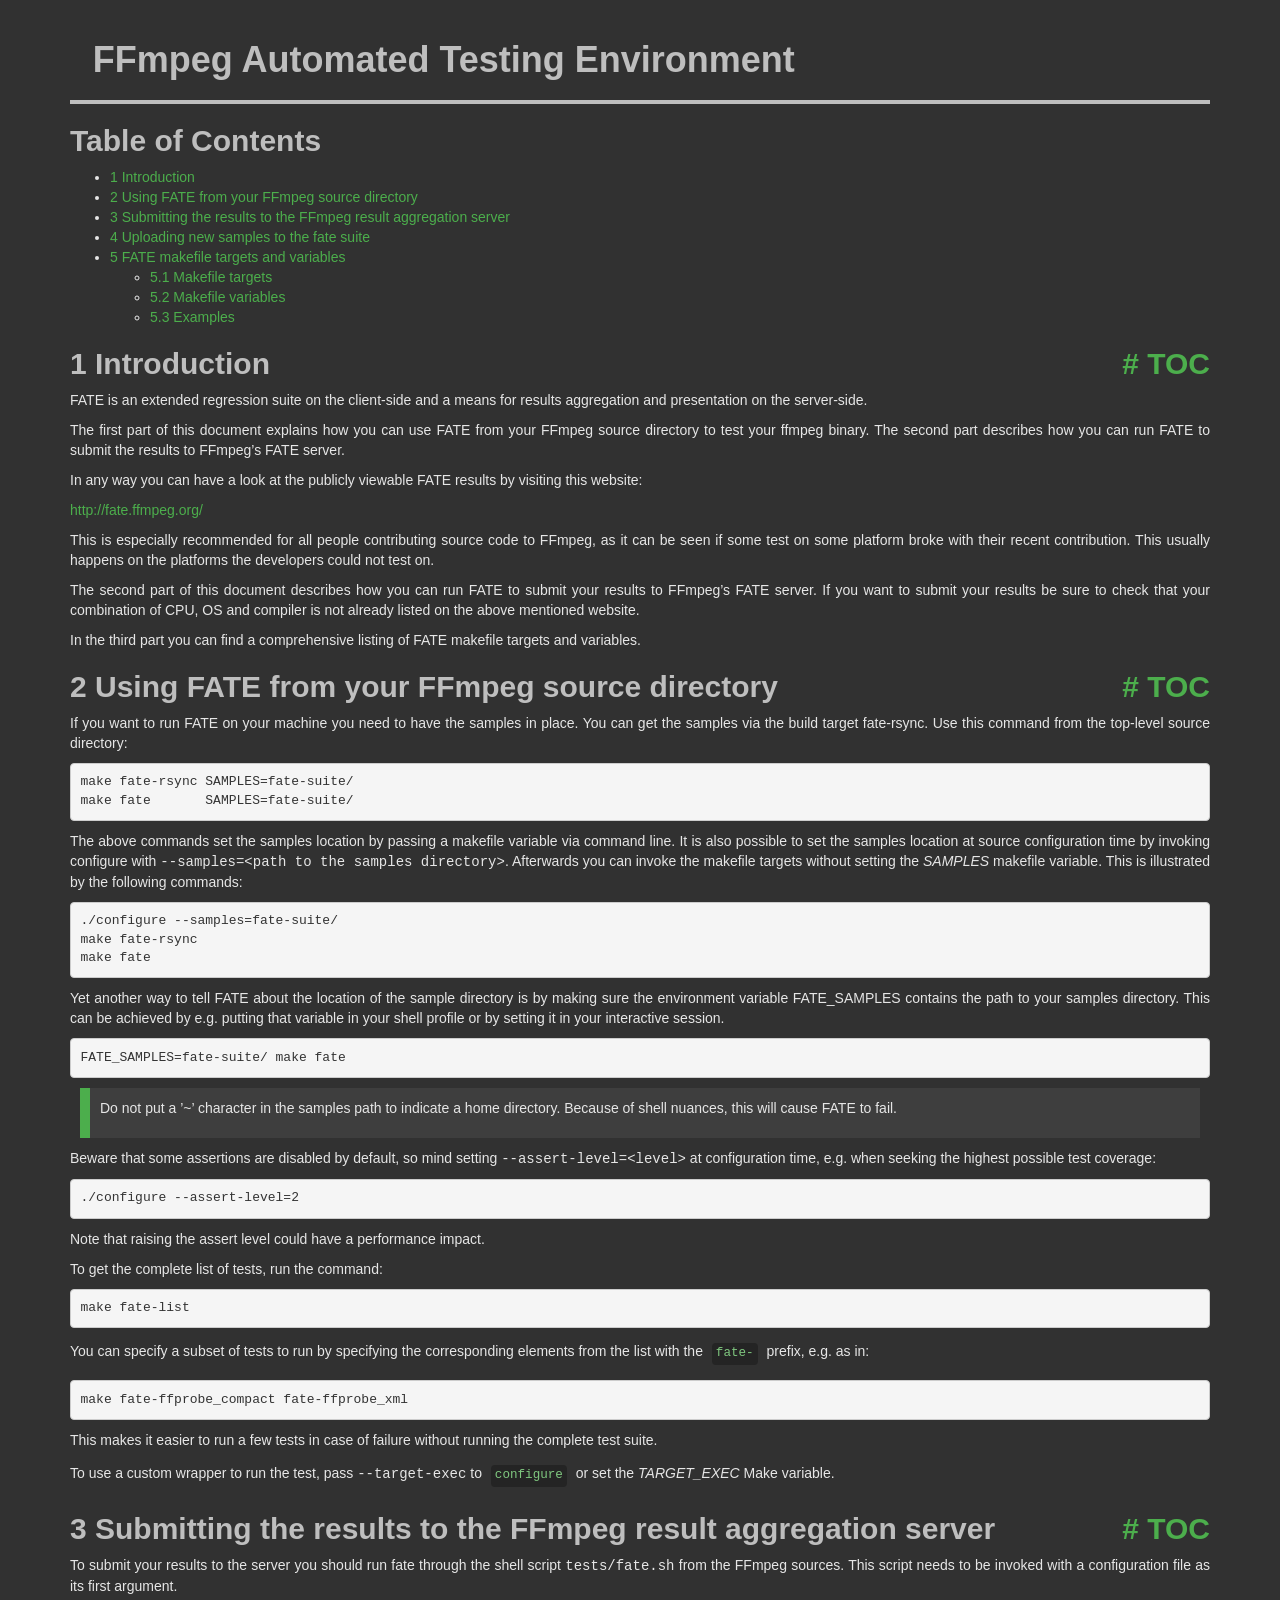
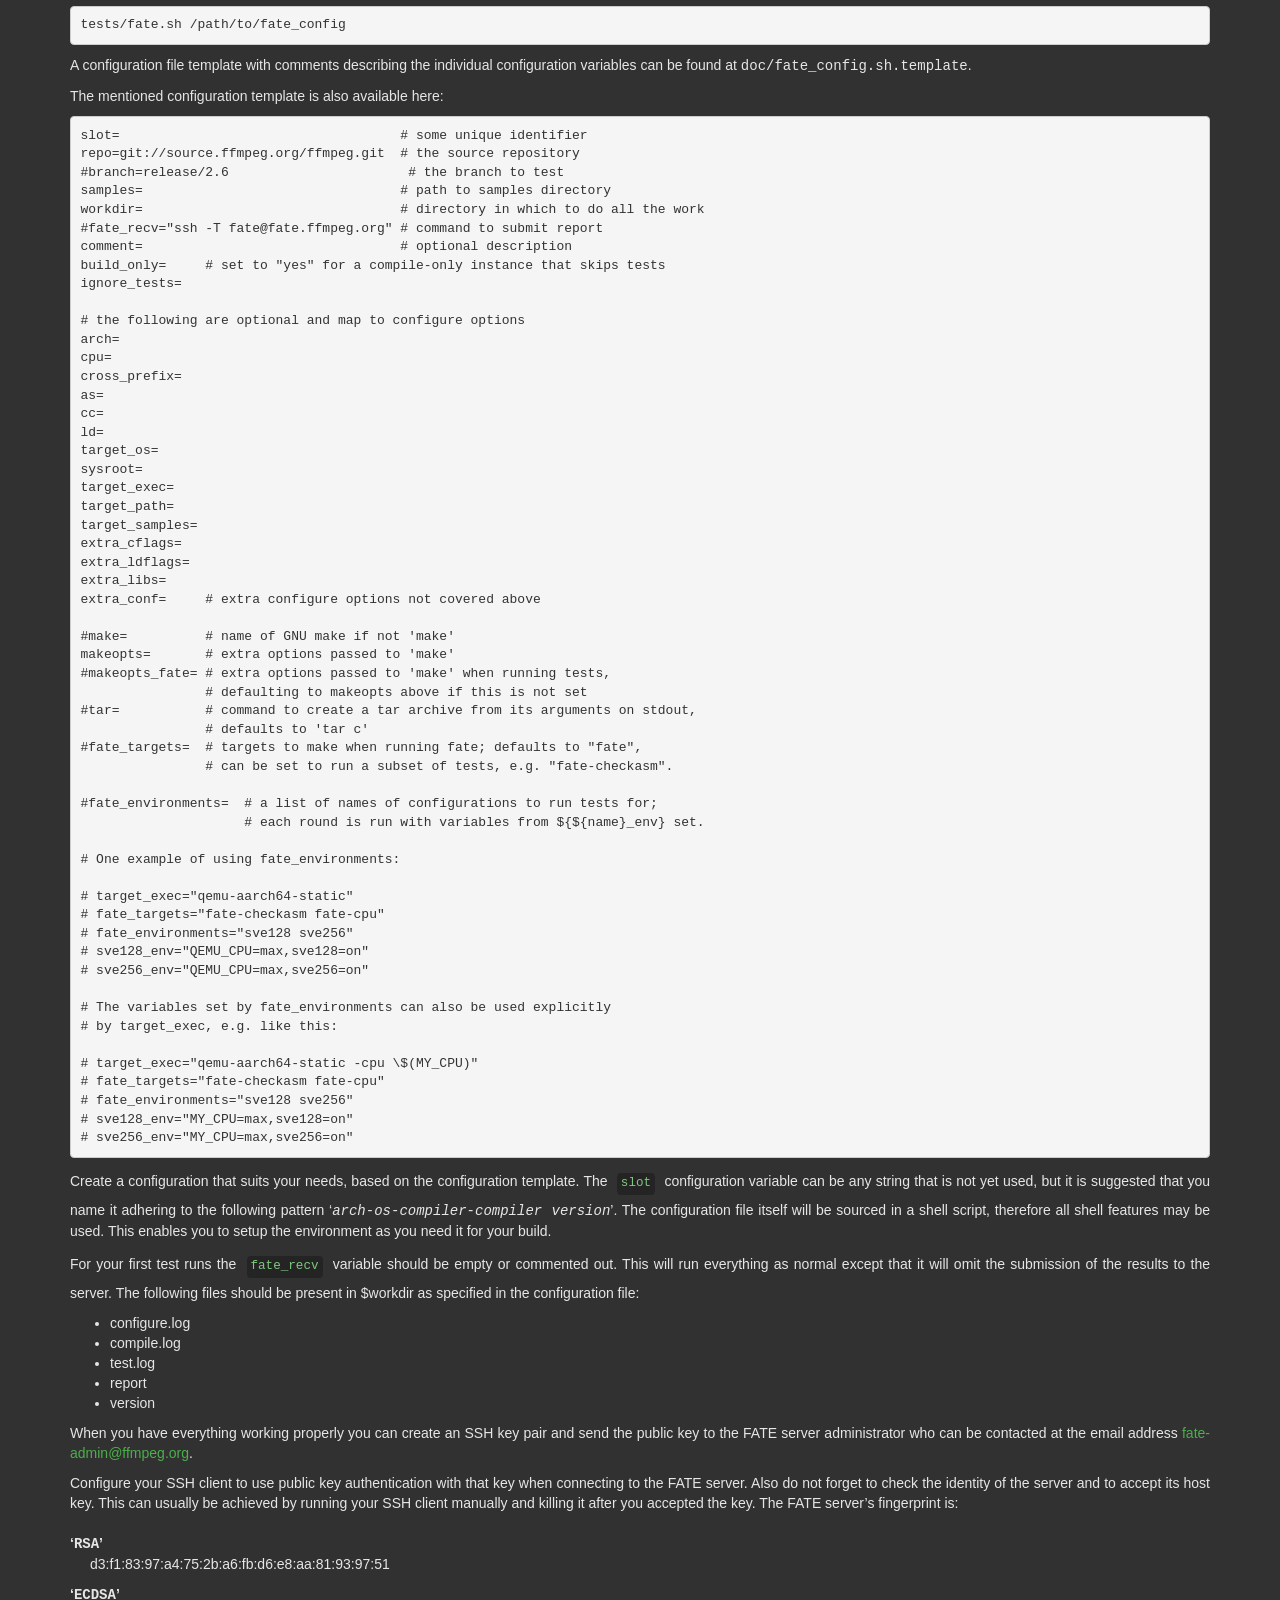
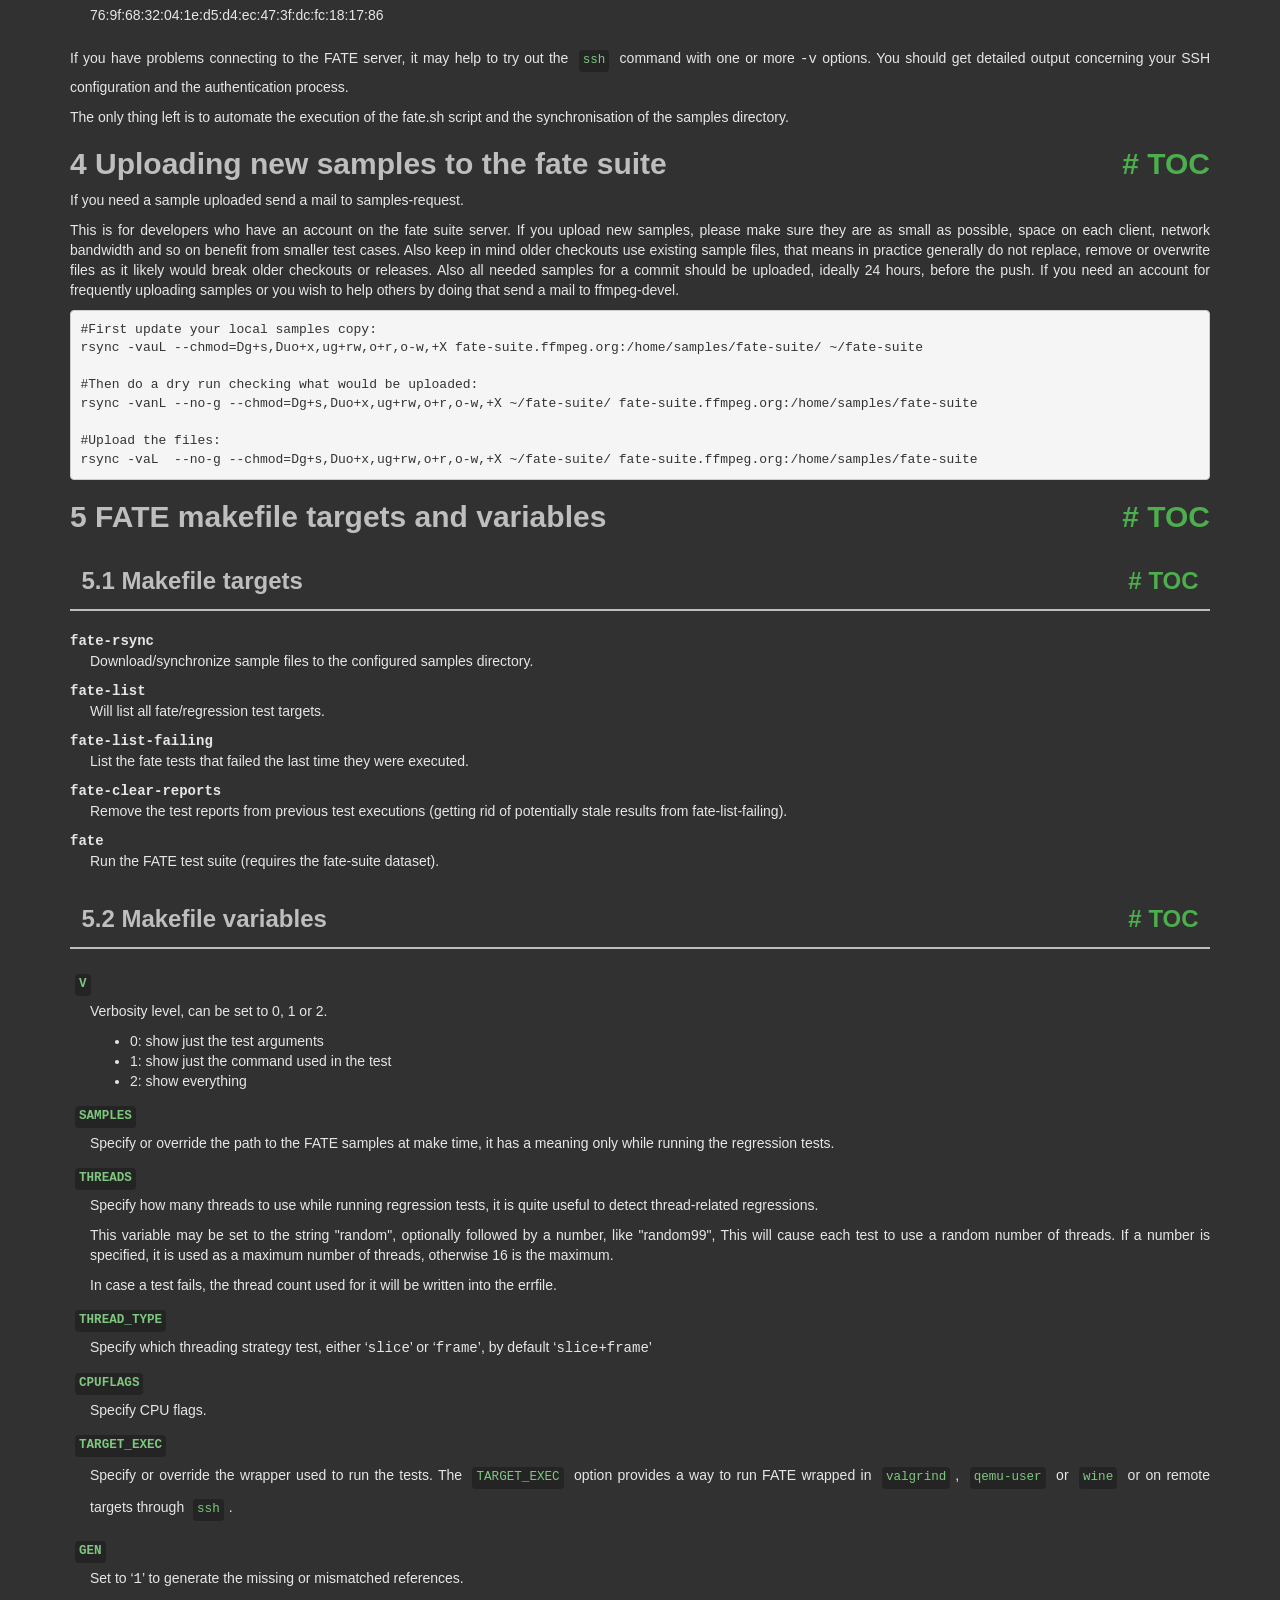
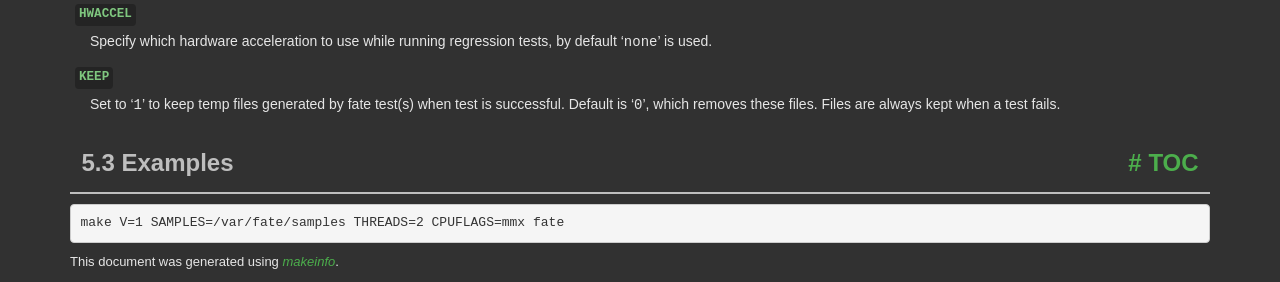
<file: dash_encode_script/ffmpeg-master-latest-win64-gpl-shared/doc/fate.html>
<!DOCTYPE html PUBLIC "-//W3C//DTD HTML 4.01 Transitional//EN" "http://www.w3.org/TR/html4/loose.dtd">
<html>
<!-- Created by , GNU Texinfo 7.1 -->
  <head>
    <meta charset="utf-8">
    <title>
      FFmpeg Automated Testing Environment
    </title>
    <meta name="viewport" content="width=device-width,initial-scale=1.0">
    <link rel="stylesheet" type="text/css" href="bootstrap.min.css">
    <link rel="stylesheet" type="text/css" href="style.min.css">
  </head>
  <body>
    <div class="container">
      <h1>
      FFmpeg Automated Testing Environment
      </h1>


<a name="Top"></a>
<a name="SEC_Top"></a>

<div class="element-contents" id="SEC_Contents">
<h2 class="contents-heading">Table of Contents</h2>

<div class="contents">

<ul class="toc-numbered-mark">
  <li><a id="toc-Introduction" href="#Introduction">1 Introduction</a></li>
  <li><a id="toc-Using-FATE-from-your-FFmpeg-source-directory" href="#Using-FATE-from-your-FFmpeg-source-directory">2 Using FATE from your FFmpeg source directory</a></li>
  <li><a id="toc-Submitting-the-results-to-the-FFmpeg-result-aggregation-server" href="#Submitting-the-results-to-the-FFmpeg-result-aggregation-server">3 Submitting the results to the FFmpeg result aggregation server</a></li>
  <li><a id="toc-Uploading-new-samples-to-the-fate-suite" href="#Uploading-new-samples-to-the-fate-suite">4 Uploading new samples to the fate suite</a></li>
  <li><a id="toc-FATE-makefile-targets-and-variables" href="#FATE-makefile-targets-and-variables">5 FATE makefile targets and variables</a>
  <ul class="toc-numbered-mark">
    <li><a id="toc-Makefile-targets" href="#Makefile-targets">5.1 Makefile targets</a></li>
    <li><a id="toc-Makefile-variables" href="#Makefile-variables">5.2 Makefile variables</a></li>
    <li><a id="toc-Examples" href="#Examples">5.3 Examples</a></li>
  </ul></li>
</ul>
</div>
</div>

<a name="Introduction"></a>
<h2 class="chapter">1 Introduction<span class="pull-right"><a class="anchor hidden-xs" href="#Introduction" aria-hidden="true">#</a> <a class="anchor hidden-xs"href="#toc-Introduction" aria-hidden="true">TOC</a></span></h2>

<p>FATE is an extended regression suite on the client-side and a means
for results aggregation and presentation on the server-side.
</p>
<p>The first part of this document explains how you can use FATE from
your FFmpeg source directory to test your ffmpeg binary. The second
part describes how you can run FATE to submit the results to FFmpeg&rsquo;s
FATE server.
</p>
<p>In any way you can have a look at the publicly viewable FATE results
by visiting this website:
</p>
<p><a class="url" href="http://fate.ffmpeg.org/">http://fate.ffmpeg.org/</a>
</p>
<p>This is especially recommended for all people contributing source
code to FFmpeg, as it can be seen if some test on some platform broke
with their recent contribution. This usually happens on the platforms
the developers could not test on.
</p>
<p>The second part of this document describes how you can run FATE to
submit your results to FFmpeg&rsquo;s FATE server. If you want to submit your
results be sure to check that your combination of CPU, OS and compiler
is not already listed on the above mentioned website.
</p>
<p>In the third part you can find a comprehensive listing of FATE makefile
targets and variables.
</p>

<a name="Using-FATE-from-your-FFmpeg-source-directory"></a>
<h2 class="chapter">2 Using FATE from your FFmpeg source directory<span class="pull-right"><a class="anchor hidden-xs" href="#Using-FATE-from-your-FFmpeg-source-directory" aria-hidden="true">#</a> <a class="anchor hidden-xs"href="#toc-Using-FATE-from-your-FFmpeg-source-directory" aria-hidden="true">TOC</a></span></h2>

<p>If you want to run FATE on your machine you need to have the samples
in place. You can get the samples via the build target fate-rsync.
Use this command from the top-level source directory:
</p>
<div class="example">
<pre class="example-preformatted">make fate-rsync SAMPLES=fate-suite/
make fate       SAMPLES=fate-suite/
</pre></div>

<p>The above commands set the samples location by passing a makefile
variable via command line. It is also possible to set the samples
location at source configuration time by invoking configure with
<samp class="option">--samples=&lt;path to the samples directory&gt;</samp>. Afterwards you can
invoke the makefile targets without setting the <var class="var">SAMPLES</var> makefile
variable. This is illustrated by the following commands:
</p>
<div class="example">
<pre class="example-preformatted">./configure --samples=fate-suite/
make fate-rsync
make fate
</pre></div>

<p>Yet another way to tell FATE about the location of the sample
directory is by making sure the environment variable FATE_SAMPLES
contains the path to your samples directory. This can be achieved
by e.g. putting that variable in your shell profile or by setting
it in your interactive session.
</p>
<div class="example">
<pre class="example-preformatted">FATE_SAMPLES=fate-suite/ make fate
</pre></div>

<div class="info">
<p>Do not put a &rsquo;~&rsquo; character in the samples path to indicate a home
directory. Because of shell nuances, this will cause FATE to fail.
</p></div>
<p>Beware that some assertions are disabled by default, so mind setting
<samp class="option">--assert-level=&lt;level&gt;</samp> at configuration time, e.g. when seeking
the highest possible test coverage:
</p><div class="example">
<pre class="example-preformatted">./configure --assert-level=2
</pre></div>
<p>Note that raising the assert level could have a performance impact.
</p>
<p>To get the complete list of tests, run the command:
</p><div class="example">
<pre class="example-preformatted">make fate-list
</pre></div>

<p>You can specify a subset of tests to run by specifying the
corresponding elements from the list with the <code class="code">fate-</code> prefix,
e.g. as in:
</p><div class="example">
<pre class="example-preformatted">make fate-ffprobe_compact fate-ffprobe_xml
</pre></div>

<p>This makes it easier to run a few tests in case of failure without
running the complete test suite.
</p>
<p>To use a custom wrapper to run the test, pass <samp class="option">--target-exec</samp> to
<code class="command">configure</code> or set the <var class="var">TARGET_EXEC</var> Make variable.
</p>

<a name="Submitting-the-results-to-the-FFmpeg-result-aggregation-server"></a>
<h2 class="chapter">3 Submitting the results to the FFmpeg result aggregation server<span class="pull-right"><a class="anchor hidden-xs" href="#Submitting-the-results-to-the-FFmpeg-result-aggregation-server" aria-hidden="true">#</a> <a class="anchor hidden-xs"href="#toc-Submitting-the-results-to-the-FFmpeg-result-aggregation-server" aria-hidden="true">TOC</a></span></h2>

<p>To submit your results to the server you should run fate through the
shell script <samp class="file">tests/fate.sh</samp> from the FFmpeg sources. This script needs
to be invoked with a configuration file as its first argument.
</p>
<div class="example">
<pre class="example-preformatted">tests/fate.sh /path/to/fate_config
</pre></div>

<p>A configuration file template with comments describing the individual
configuration variables can be found at <samp class="file">doc/fate_config.sh.template</samp>.
</p>
<p>The mentioned configuration template is also available here:
</p><pre class="verbatim">slot=                                    # some unique identifier
repo=git://source.ffmpeg.org/ffmpeg.git  # the source repository
#branch=release/2.6                       # the branch to test
samples=                                 # path to samples directory
workdir=                                 # directory in which to do all the work
#fate_recv=&quot;ssh -T fate@fate.ffmpeg.org&quot; # command to submit report
comment=                                 # optional description
build_only=     # set to &quot;yes&quot; for a compile-only instance that skips tests
ignore_tests=

# the following are optional and map to configure options
arch=
cpu=
cross_prefix=
as=
cc=
ld=
target_os=
sysroot=
target_exec=
target_path=
target_samples=
extra_cflags=
extra_ldflags=
extra_libs=
extra_conf=     # extra configure options not covered above

#make=          # name of GNU make if not 'make'
makeopts=       # extra options passed to 'make'
#makeopts_fate= # extra options passed to 'make' when running tests,
                # defaulting to makeopts above if this is not set
#tar=           # command to create a tar archive from its arguments on stdout,
                # defaults to 'tar c'
#fate_targets=  # targets to make when running fate; defaults to &quot;fate&quot;,
                # can be set to run a subset of tests, e.g. &quot;fate-checkasm&quot;.

#fate_environments=  # a list of names of configurations to run tests for;
                     # each round is run with variables from ${${name}_env} set.

# One example of using fate_environments:

# target_exec=&quot;qemu-aarch64-static&quot;
# fate_targets=&quot;fate-checkasm fate-cpu&quot;
# fate_environments=&quot;sve128 sve256&quot;
# sve128_env=&quot;QEMU_CPU=max,sve128=on&quot;
# sve256_env=&quot;QEMU_CPU=max,sve256=on&quot;

# The variables set by fate_environments can also be used explicitly
# by target_exec, e.g. like this:

# target_exec=&quot;qemu-aarch64-static -cpu \$(MY_CPU)&quot;
# fate_targets=&quot;fate-checkasm fate-cpu&quot;
# fate_environments=&quot;sve128 sve256&quot;
# sve128_env=&quot;MY_CPU=max,sve128=on&quot;
# sve256_env=&quot;MY_CPU=max,sve256=on&quot;
</pre>
<p>Create a configuration that suits your needs, based on the configuration
template. The <code class="env">slot</code> configuration variable can be any string that is not
yet used, but it is suggested that you name it adhering to the following
pattern &lsquo;<samp class="samp"><var class="var">arch</var>-<var class="var">os</var>-<var class="var">compiler</var>-<var class="var">compiler version</var></samp>&rsquo;. The
configuration file itself will be sourced in a shell script, therefore all
shell features may be used. This enables you to setup the environment as you
need it for your build.
</p>
<p>For your first test runs the <code class="env">fate_recv</code> variable should be empty or
commented out. This will run everything as normal except that it will omit
the submission of the results to the server. The following files should be
present in $workdir as specified in the configuration file:
</p>
<ul class="itemize mark-bullet">
<li>configure.log
    </li><li>compile.log
    </li><li>test.log
    </li><li>report
    </li><li>version
</li></ul>

<p>When you have everything working properly you can create an SSH key pair
and send the public key to the FATE server administrator who can be contacted
at the email address <a class="email" href="mailto:fate-admin@ffmpeg.org">fate-admin@ffmpeg.org</a>.
</p>
<p>Configure your SSH client to use public key authentication with that key
when connecting to the FATE server. Also do not forget to check the identity
of the server and to accept its host key. This can usually be achieved by
running your SSH client manually and killing it after you accepted the key.
The FATE server&rsquo;s fingerprint is:
</p>
<dl class="table">
<dt>&lsquo;<samp class="samp">RSA</samp>&rsquo;</dt>
<dd><p>d3:f1:83:97:a4:75:2b:a6:fb:d6:e8:aa:81:93:97:51
</p></dd>
<dt>&lsquo;<samp class="samp">ECDSA</samp>&rsquo;</dt>
<dd><p>76:9f:68:32:04:1e:d5:d4:ec:47:3f:dc:fc:18:17:86
</p></dd>
</dl>

<p>If you have problems connecting to the FATE server, it may help to try out
the <code class="command">ssh</code> command with one or more <samp class="option">-v</samp> options. You should
get detailed output concerning your SSH configuration and the authentication
process.
</p>
<p>The only thing left is to automate the execution of the fate.sh script and
the synchronisation of the samples directory.
</p>
<a name="Uploading-new-samples-to-the-fate-suite"></a>
<h2 class="chapter">4 Uploading new samples to the fate suite<span class="pull-right"><a class="anchor hidden-xs" href="#Uploading-new-samples-to-the-fate-suite" aria-hidden="true">#</a> <a class="anchor hidden-xs"href="#toc-Uploading-new-samples-to-the-fate-suite" aria-hidden="true">TOC</a></span></h2>

<p>If you need a sample uploaded send a mail to samples-request.
</p>
<p>This is for developers who have an account on the fate suite server.
If you upload new samples, please make sure they are as small as possible,
space on each client, network bandwidth and so on benefit from smaller test cases.
Also keep in mind older checkouts use existing sample files, that means in
practice generally do not replace, remove or overwrite files as it likely would
break older checkouts or releases.
Also all needed samples for a commit should be uploaded, ideally 24
hours, before the push.
If you need an account for frequently uploading samples or you wish to help
others by doing that send a mail to ffmpeg-devel.
</p>
<div class="example">
<pre class="example-preformatted">#First update your local samples copy:
rsync -vauL --chmod=Dg+s,Duo+x,ug+rw,o+r,o-w,+X fate-suite.ffmpeg.org:/home/samples/fate-suite/ ~/fate-suite

#Then do a dry run checking what would be uploaded:
rsync -vanL --no-g --chmod=Dg+s,Duo+x,ug+rw,o+r,o-w,+X ~/fate-suite/ fate-suite.ffmpeg.org:/home/samples/fate-suite

#Upload the files:
rsync -vaL  --no-g --chmod=Dg+s,Duo+x,ug+rw,o+r,o-w,+X ~/fate-suite/ fate-suite.ffmpeg.org:/home/samples/fate-suite
</pre></div>


<a name="FATE-makefile-targets-and-variables"></a>
<h2 class="chapter">5 FATE makefile targets and variables<span class="pull-right"><a class="anchor hidden-xs" href="#FATE-makefile-targets-and-variables" aria-hidden="true">#</a> <a class="anchor hidden-xs"href="#toc-FATE-makefile-targets-and-variables" aria-hidden="true">TOC</a></span></h2>

<a name="Makefile-targets"></a>
<h3 class="section">5.1 Makefile targets<span class="pull-right"><a class="anchor hidden-xs" href="#Makefile-targets" aria-hidden="true">#</a> <a class="anchor hidden-xs"href="#toc-Makefile-targets" aria-hidden="true">TOC</a></span></h3>

<dl class="table">
<dt><samp class="option">fate-rsync</samp></dt>
<dd><p>Download/synchronize sample files to the configured samples directory.
</p>
</dd>
<dt><samp class="option">fate-list</samp></dt>
<dd><p>Will list all fate/regression test targets.
</p>
</dd>
<dt><samp class="option">fate-list-failing</samp></dt>
<dd><p>List the fate tests that failed the last time they were executed.
</p>
</dd>
<dt><samp class="option">fate-clear-reports</samp></dt>
<dd><p>Remove the test reports from previous test executions (getting rid of
potentially stale results from fate-list-failing).
</p>
</dd>
<dt><samp class="option">fate</samp></dt>
<dd><p>Run the FATE test suite (requires the fate-suite dataset).
</p></dd>
</dl>

<a name="Makefile-variables"></a>
<h3 class="section">5.2 Makefile variables<span class="pull-right"><a class="anchor hidden-xs" href="#Makefile-variables" aria-hidden="true">#</a> <a class="anchor hidden-xs"href="#toc-Makefile-variables" aria-hidden="true">TOC</a></span></h3>

<dl class="table">
<dt><code class="env">V</code></dt>
<dd><p>Verbosity level, can be set to 0, 1 or 2.
    </p><ul class="itemize mark-bullet">
<li>0: show just the test arguments
        </li><li>1: show just the command used in the test
        </li><li>2: show everything
    </li></ul>

</dd>
<dt><code class="env">SAMPLES</code></dt>
<dd><p>Specify or override the path to the FATE samples at make time, it has a
meaning only while running the regression tests.
</p>
</dd>
<dt><code class="env">THREADS</code></dt>
<dd><p>Specify how many threads to use while running regression tests, it is
quite useful to detect thread-related regressions.
</p>
<p>This variable may be set to the string &quot;random&quot;, optionally followed by a
number, like &quot;random99&quot;, This will cause each test to use a random number of
threads. If a number is specified, it is used as a maximum number of threads,
otherwise 16 is the maximum.
</p>
<p>In case a test fails, the thread count used for it will be written into the
errfile.
</p>
</dd>
<dt><code class="env">THREAD_TYPE</code></dt>
<dd><p>Specify which threading strategy test, either &lsquo;<samp class="samp">slice</samp>&rsquo; or &lsquo;<samp class="samp">frame</samp>&rsquo;,
by default &lsquo;<samp class="samp">slice+frame</samp>&rsquo;
</p>
</dd>
<dt><code class="env">CPUFLAGS</code></dt>
<dd><p>Specify CPU flags.
</p>
</dd>
<dt><code class="env">TARGET_EXEC</code></dt>
<dd><p>Specify or override the wrapper used to run the tests.
The <code class="env">TARGET_EXEC</code> option provides a way to run FATE wrapped in
<code class="command">valgrind</code>, <code class="command">qemu-user</code> or <code class="command">wine</code> or on remote targets
through <code class="command">ssh</code>.
</p>
</dd>
<dt><code class="env">GEN</code></dt>
<dd><p>Set to &lsquo;<samp class="samp">1</samp>&rsquo; to generate the missing or mismatched references.
</p>
</dd>
<dt><code class="env">HWACCEL</code></dt>
<dd><p>Specify which hardware acceleration to use while running regression tests,
by default &lsquo;<samp class="samp">none</samp>&rsquo; is used.
</p>
</dd>
<dt><code class="env">KEEP</code></dt>
<dd><p>Set to &lsquo;<samp class="samp">1</samp>&rsquo; to keep temp files generated by fate test(s) when test is successful.
Default is &lsquo;<samp class="samp">0</samp>&rsquo;, which removes these files. Files are always kept when a test
fails.
</p>
</dd>
</dl>

<a name="Examples"></a>
<h3 class="section">5.3 Examples<span class="pull-right"><a class="anchor hidden-xs" href="#Examples" aria-hidden="true">#</a> <a class="anchor hidden-xs"href="#toc-Examples" aria-hidden="true">TOC</a></span></h3>

<div class="example">
<pre class="example-preformatted">make V=1 SAMPLES=/var/fate/samples THREADS=2 CPUFLAGS=mmx fate
</pre></div>
      <p style="font-size: small;">
        This document was generated using <a class="uref" href="https://www.gnu.org/software/texinfo/"><em class="emph">makeinfo</em></a>.
      </p>
    </div>
  </body>
</html>
</file>
<file: dash_encode_script/ffmpeg-master-latest-win64-gpl-shared/doc/style.min.css>
/*!
The MIT License (MIT)

Copyright (c) 2014 Barbara Lepage <db0company@gmail.com>

Permission is hereby granted, free of charge, to any person obtaining a copy
of this software and associated documentation files (the "Software"), to deal
in the Software without restriction, including without limitation the rights
to use, copy, modify, merge, publish, distribute, sublicense, and/or sell
copies of the Software, and to permit persons to whom the Software is
furnished to do so, subject to the following conditions:

The above copyright notice and this permission notice shall be included in all
copies or substantial portions of the Software.

THE SOFTWARE IS PROVIDED "AS IS", WITHOUT WARRANTY OF ANY KIND, EXPRESS OR
IMPLIED, INCLUDING BUT NOT LIMITED TO THE WARRANTIES OF MERCHANTABILITY,
FITNESS FOR A PARTICULAR PURPOSE AND NONINFRINGEMENT. IN NO EVENT SHALL THE
AUTHORS OR COPYRIGHT HOLDERS BE LIABLE FOR ANY CLAIM, DAMAGES OR OTHER
LIABILITY, WHETHER IN AN ACTION OF CONTRACT, TORT OR OTHERWISE, ARISING FROM,
OUT OF OR IN CONNECTION WITH THE SOFTWARE OR THE USE OR OTHER DEALINGS IN THE
SOFTWARE.
 */body{background-color:#313131;color:#e6e6e6;text-align:justify}body, h1, h2, h3, h4, h5, h6{font-family:"Lucida Grande","Lucida Sans Unicode","Lucida Sans","Helvetica Neue",Helvetica,Verdana,Tahoma,sans-serif}a{color:#4cae4c}a strong{color:#e6e6e6}a:hover{color:#7fc77f}a:hover strong{color:#4cae4c}main{width:100% ! important;min-height:600px;margin:auto}h1, h2, h3, h4{font-weight:bold;text-align:left}h1, h2, h3{color:#bebebe}h1 strong, h2 strong, h3 strong{color:#e6e6e6}h4, h5, h6{color:#3c8b3c}h1{border-bottom:4px #bebebe solid;padding:20px 2%}h3{border-bottom:2px #bebebe solid;padding:15px 1%}h4{border-bottom:1px solid #e6e6e6;padding:10px 0;margin:20px 0;color:#e6e6e6}.list-group .list-group-item{background-color:#3e3e3e;border-color:black}.list-group.list-group-big .list-group-item{padding:25px}.list-group a.list-group-item{color:#7fc77f}.list-group a.list-group-item:hover{background-color:#313131;color:#4cae4c}.well{background-color:#242424;border-color:black;color:#bebebe}.well strong{color:#e6e6e6}.well code{background-color:#313131}.well hr{border-color:#3c8b3c}.well h3{margin:5px 0 15px 0;border:0;padding:0}.well a{color:#4cae4c}.well a.btn{color:white}.well small{display:block;padding:0 10px;font-style:italic}.well.example{padding-top:40px;margin-bottom:130px}.well.example pre{margin:50px;margin-bottom:30px;font-size:1.5em}.well.example .btn{margin-right:50px;margin-bottom:20px}.well.well-with-icon{min-height:136px}.well.well-with-icon .pull-right,.well.well-with-icon .pull-left{background-color:#4cae4c;color:#e6e6e6;padding:10px;border-radius:5px;margin:5px}.well.well-with-icon .pull-right{margin-left:20px}.well.well-with-icon .pull-left{margin-right:20px}a.well{display:block}a.well:hover{text-decoration:none;opacity:0.8}.info, .warning{margin:10px;padding:10px;background-color:#3e3e3e;color:#e6e6e6}.info code, .warning code{background-color:#313131}.info{border-left:10px #4cae4c solid}.warning{border-left:10px #ae4c4c solid}.with-icon{padding:30px}.with-icon .pull-left{padding-right:30px}.with-icon .pull-right{padding-left:30px}dd{margin-left:20px}code{background-color:#242424;color:#7fc77f;display:inline-block;margin:5px}.table{margin:20px 0;border-radius:4px}.table th,.table td,.table tr{border:1px solid #171717}.table tr th{background-color:#3e3e3e;border-bottom:2px solid #e6e6e6}.table tr:nth-child(odd){background-color:#242424}#sidebar-wrapper, .navbar{background-color:#171717;overflow-x:hidden}#sidebar-wrapper .sidebar-brand img,#sidebar-wrapper .navbar-brand img, .navbar .sidebar-brand img, .navbar .navbar-brand img{opacity:0.6;margin-right:8px}#sidebar-wrapper .sidebar-brand:hover,#sidebar-wrapper .navbar-brand:hover, .navbar .sidebar-brand:hover, .navbar .navbar-brand:hover{color:#fff}#sidebar-wrapper .sidebar-brand:hover img,#sidebar-wrapper .navbar-brand:hover img, .navbar .sidebar-brand:hover img, .navbar .navbar-brand:hover img{opacity:1}#sidebar-wrapper .sidebar-nav li ul, .navbar .sidebar-nav li ul{list-style-type:none;padding:0}#sidebar-wrapper .sidebar-nav li ul li, .navbar .sidebar-nav li ul li{line-height:20px}#sidebar-wrapper .sidebar-nav li ul li a, .navbar .sidebar-nav li ul li a{padding-left:20px}.content-header{height:auto;background-color:#242424}.content-header h1{color:#e6e6e6;display:block;margin:0;margin-bottom:20px;line-height:normal;border-bottom:none}#download h4, #index h4{margin-top:180px}#download h4.first, #index h4.first{margin-top:20px}#download h4.first small, #index h4.first small{color:inherit;font-size:1em}#download .btn-download-wrapper, #index .btn-download-wrapper{text-align:center;margin:160px auto}#download .btn-download-wrapper .btn, #index .btn-download-wrapper .btn{font-size:3em;padding:3%;display:inline-block;margin-bottom:5px}#download .btn-download-wrapper small, #index .btn-download-wrapper small{display:block;font-size:0.4em}#download h2.description, #index h2.description{color:#e6e6e6;font-size:2em;font-weight:bold;margin:120px 50px;line-height:2em}#download h2.description .label, #index h2.description .label{font-size:0.5em}#download .btn-download-wrapper{margin:40px auto}#download .os-selector{text-align:center;color:#e6e6e6;margin:30px 0}#download .os-selector a.btn-build{color:#e6e6e6;display:block;padding:20px;border-radius:2px}#download .os-selector .btn-build[href="#build-linux"]{background-color:#e43}#download .os-selector .btn-build[href="#build-linux"]:hover{color:#e43;background-color:#e6e6e6}#download .os-selector .btn-build[href="#build-windows"]{background-color:#06a}#download .os-selector .btn-build[href="#build-windows"]:hover{color:#06a;background-color:#e6e6e6}#download .os-selector .btn-build[href="#build-mac"]{background-color:darkgrey}#download .os-selector .btn-build[href="#build-mac"]:hover{color:darkgrey;background-color:#e6e6e6}#download .os-selector .tab-content{margin-top:20px}#download .os-selector #build-linux h3{color:#e43}#download .os-selector #build-windows h3{color:#06a}#download .os-selector #build-mac h3{color:darkgrey}footer{background-color:#242424;border-top:1px #101010 solid;padding:20px 0%}footer a{display:block}footer img[alt="FFmpeg"]{width:50%;display:block;margin:auto}.example.user-good pre{color:#bfbfbf;border:1px solid #357735;border-left:10px solid #357735;background-color:#242424}.example.user-bad pre{color:#bfbfbf;border:1px solid #ae4c4c;border-left:10px solid #ae4c4c;background-color:#242424}
</file>
